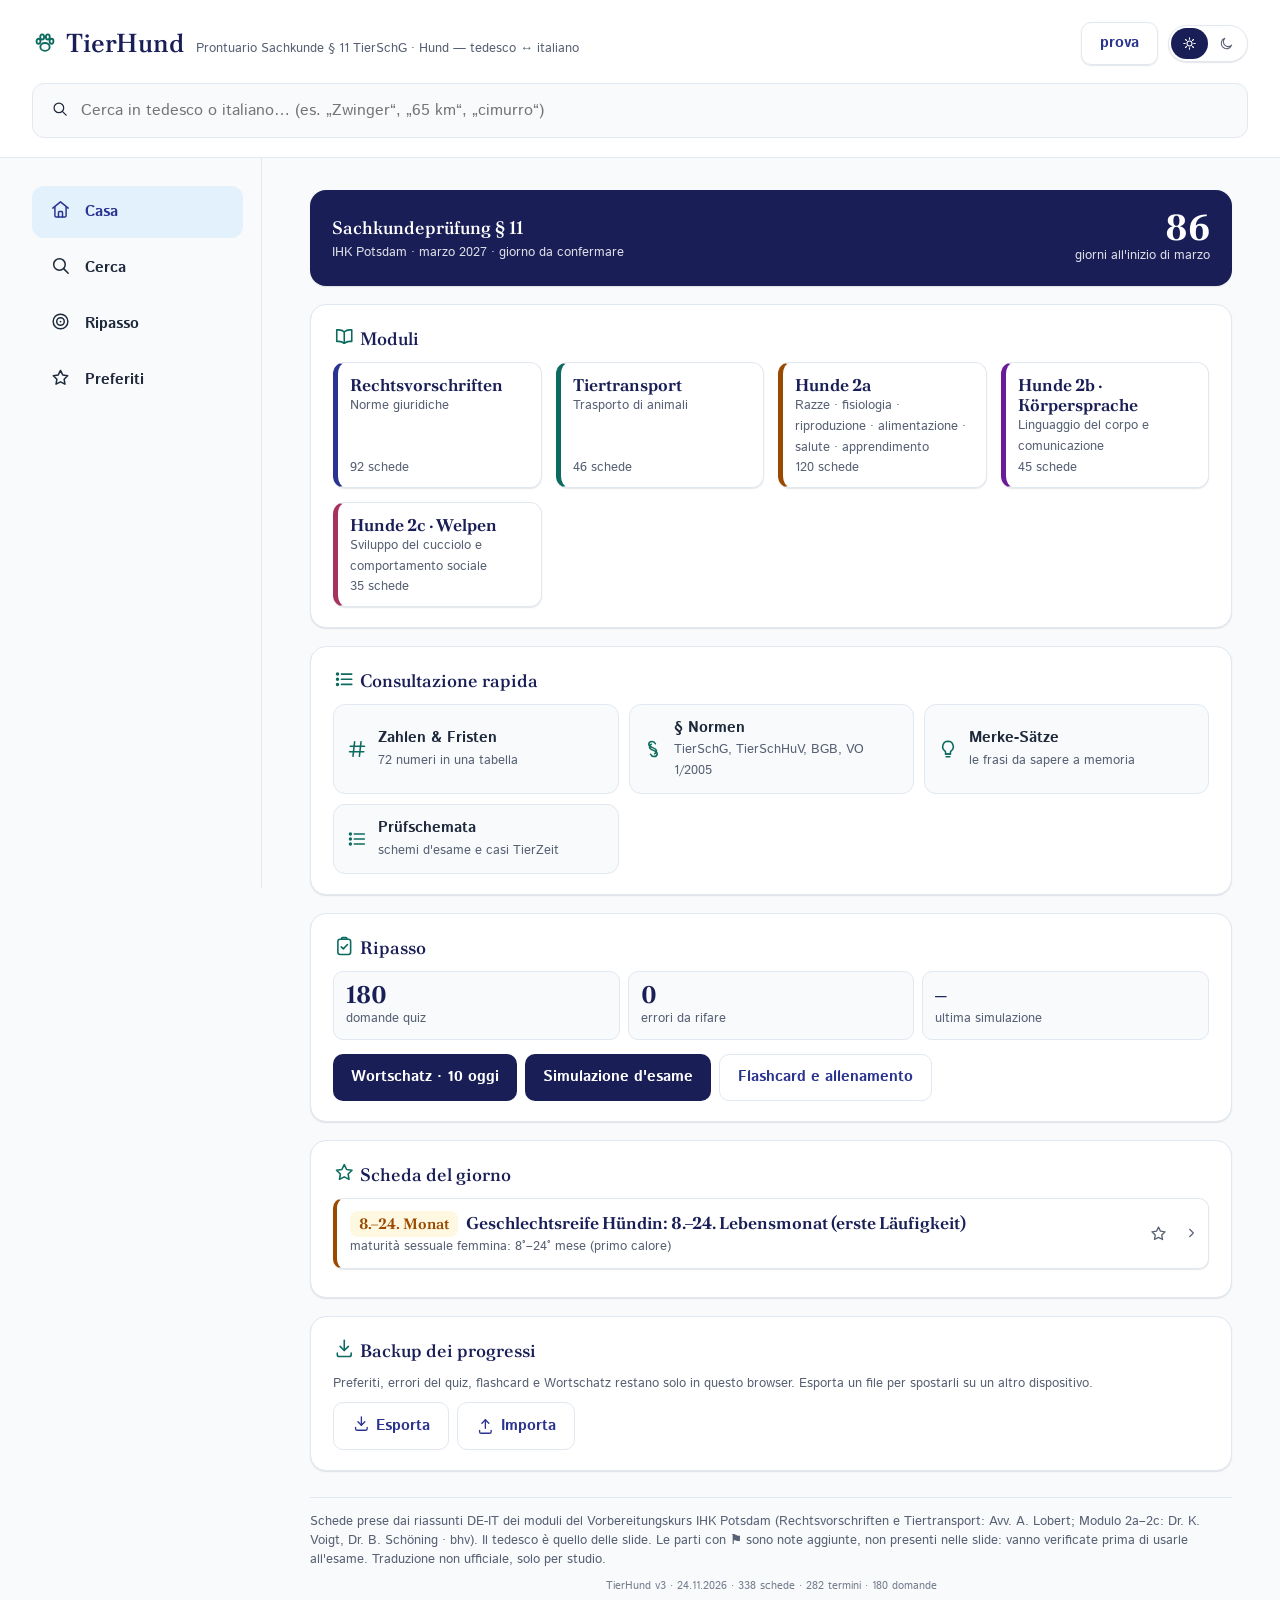
<file: index.html>
<!DOCTYPE html>
<html lang="it">
<head>
<meta charset="UTF-8">
<meta name="viewport" content="width=device-width, initial-scale=1, viewport-fit=cover">
<meta name="apple-mobile-web-app-capable" content="yes">
<meta name="mobile-web-app-capable" content="yes">
<meta name="apple-mobile-web-app-status-bar-style" content="black-translucent">
<meta name="apple-mobile-web-app-title" content="TierHund">
<meta name="theme-color" content="#191f56">
<title>TierHund — Prontuario Sachkunde § 11 TierSchG · Hund</title>
<meta name="description" content="Prontuario tedesco ↔ italiano per la Sachkundeprüfung § 11 TierSchG (cani): norme, numeri, concetti, quiz e simulazione d'esame.">
<link rel="icon" href="icon.svg" type="image/svg+xml">
<link rel="manifest" href="manifest.webmanifest">
<link rel="stylesheet" href="fonts.css">
<link rel="stylesheet" href="style.css">
<script>try{var t=localStorage.getItem("tierhund_theme");if(t)document.documentElement.dataset.theme=t;}catch(e){}</script>
</head>
<body>
<div class="wrap">

  <header class="top">
    <div class="header-row">
      <div>
        <h1><span id="logo"></span>TierHund</h1>
        <p class="sub">Prontuario Sachkunde § 11 TierSchG · Hund — tedesco ↔ italiano</p>
      </div>
      <div class="toggles">
        <a class="btn ghost prova-btn" href="esercizi/Quiz_Sachkunde.html">prova</a>
        <button type="button" id="themeToggle" class="theme-toggle" aria-label="Tema chiaro / scuro">
          <span class="opt" data-theme="light" data-icon="sun"></span><span class="opt" data-theme="dark" data-icon="moon"></span>
        </button>
      </div>
    </div>
  </header>

  <div class="searchbar" id="searchbar">
    <span data-icon="search"></span>
    <div class="search-input-wrap">
      <input type="text" id="search" placeholder="Cerca in tedesco o italiano… (es. „Zwinger“, „65 km“, „cimurro“)"
        role="combobox" aria-autocomplete="list" aria-expanded="false" aria-controls="suggestList" autocomplete="off" spellcheck="false">
      <button type="button" id="clearBtn" class="clear-btn" aria-label="Cancella ricerca" hidden data-icon="close"></button>
      <div id="suggestList" class="suggest-list" role="listbox" hidden></div>
    </div>
    <span class="count" id="count"></span>
  </div>

  <main id="main" class="main">
    <section id="v-home" class="home"></section>

    <section id="v-cerca" class="hidden">
      <div class="filters" id="modFilters" aria-label="Filtra per modulo"></div>
      <div class="filters" id="typeFilters" aria-label="Filtra per tipo"></div>
      <div id="results"></div>
    </section>

    <section id="v-ripasso" class="hidden"></section>

    <section id="v-preferiti" class="hidden"></section>

    <footer class="note2">
      Schede prese dai riassunti DE-IT dei moduli del Vorbereitungskurs IHK Potsdam (Rechtsvorschriften e Tiertransport: Avv. A. Lobert;
      Modulo 2a–2c: Dr. K. Voigt, Dr. B. Schöning · bhv). Il tedesco è quello delle slide. Le parti con <b>⚑</b> sono note aggiunte, non presenti nelle slide:
      vanno verificate prima di usarle all'esame. Traduzione non ufficiale, solo per studio.
    </footer>
    <div class="app-version" id="appVersion"></div>
  </main>
</div>

<button type="button" id="backTop" class="back-top" aria-label="Torna su" hidden data-icon="arrowUp"></button>

<nav class="tabbar" role="tablist" aria-label="Navigazione principale">
  <button type="button" class="tab active" data-tab="home" role="tab"><span data-icon="home"></span><span>Casa</span></button>
  <button type="button" class="tab" data-tab="cerca" role="tab"><span data-icon="search"></span><span>Cerca</span></button>
  <button type="button" class="tab" data-tab="ripasso" role="tab"><span data-icon="target"></span><span>Ripasso</span></button>
  <button type="button" class="tab" data-tab="preferiti" role="tab"><span data-icon="star"></span><span>Preferiti</span></button>
</nav>

<div id="overlay" class="overlay" role="dialog" aria-modal="true" aria-labelledby="sheetTitle">
  <div class="sheet">
    <div class="sheet-head">
      <h2 id="sheetTitle"></h2>
      <span id="sheetExtra"></span>
      <button type="button" id="sheetClose" class="sheet-close" aria-label="Chiudi" data-icon="close"></button>
    </div>
    <div class="sheet-body" id="sheetBody"></div>
  </div>
</div>

<!-- Dati (il contenuto): per correggere una scheda si tocca solo dati/ -->
<script src="dati/recht.js"></script>
<script src="dati/transport.js"></script>
<script src="dati/hunde2a.js"></script>
<script src="dati/hunde2bc.js"></script>
<script src="dati/quiz.js"></script>
<script src="dati/wortschatz.js"></script>
<!-- Logica -->
<script src="js/app.js"></script>
<script src="js/ripasso.js"></script>
<script src="js/wortschatz.js"></script>
</body>
</html>
</file>
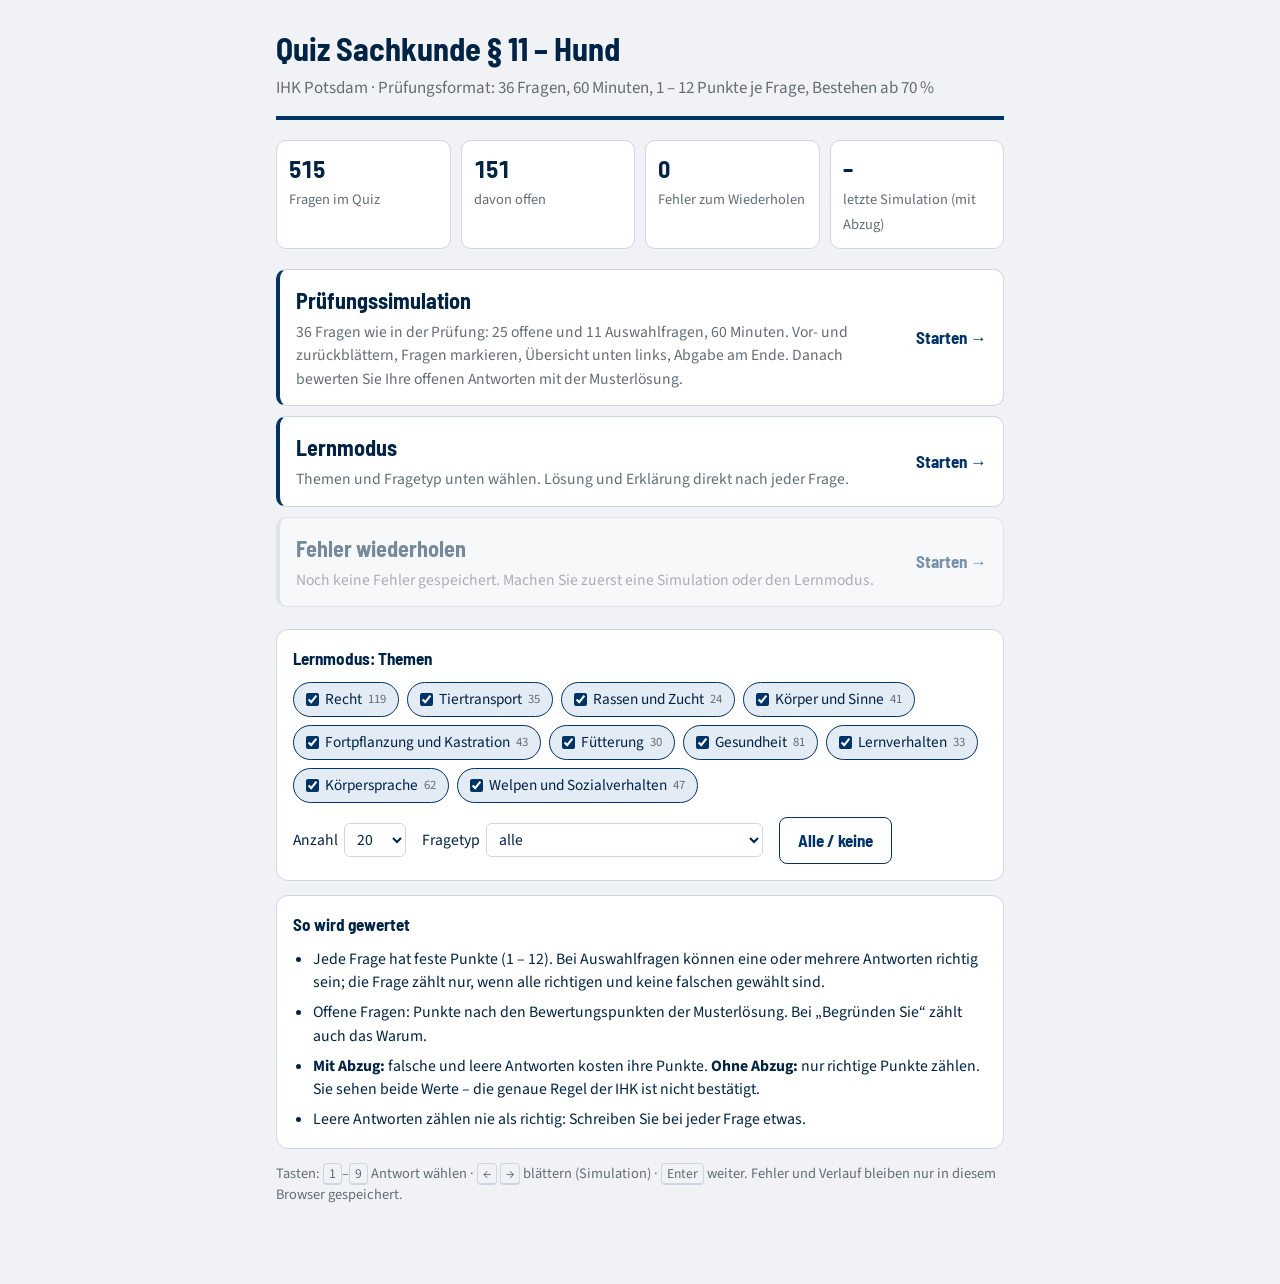
<file: esercizi/Quiz_Sachkunde.html>
<!DOCTYPE html>
<html lang="de">
<head>
<meta charset="utf-8">
<meta name="viewport" content="width=device-width, initial-scale=1">
<title>Quiz Sachkunde § 11 Hund</title>
<link rel="preconnect" href="https://fonts.googleapis.com">
<link rel="preconnect" href="https://fonts.gstatic.com" crossorigin>
<link href="https://fonts.googleapis.com/css2?family=Barlow+Semi+Condensed:wght@400;700&family=Source+Sans+3:wght@400;600&display=swap" rel="stylesheet">
<style>
/* Layout: one centred working column (max 760px); start screen = modes + topic filter, quiz = one question per card, results = summary then review list. */
/* Farben: Palette der IHK-Website (ihk.de, auch IHK Potsdam) – Primär #003366 „Ocean“, Abstufungen, Sekundär-Blau, Grün, Fehler/Warnung.
   Schriften wie im IHK-Webdesign: Korb (Überschriften) und Source Sans Pro (Text). Korb ist kostenpflichtig → Ersatz: Barlow Semi Condensed. */
:root{
  --bg:#f0f2f5;
  --surface:#ffffff;
  --ink:#002346;
  --muted:#636d76;
  --line:#ccd7e6;
  --accent:#003366;
  --accent-soft:#e3ebf5;
  --accent2:#077eaf;
  --good:#247929; --good-soft:#e4f1e4;
  --bad:#aa2229; --bad-soft:#f7d9da;
  --warn:#9e6c25; --warn-soft:#fff4cc; --warn-fill:#fdc600;
  --display:"Korb", "Barlow Semi Condensed", "Arial Narrow", Arial, sans-serif;
  --body:"Source Sans Pro", "Source Sans 3", "Segoe UI", Arial, sans-serif;
  color-scheme: light;
}
@media (prefers-color-scheme: dark){
  :root:not([data-theme="light"]){
    --bg:#0c1825; --surface:#132538; --ink:#e6edf5; --muted:#9fb0c2; --line:#2a4060;
    --accent:#9dbde0; --accent-soft:#1d3653; --accent2:#5fb7de;
    --good:#7fd08a; --good-soft:#17321c; --bad:#f2939a; --bad-soft:#3d1a1d; --warn:#fdc600; --warn-soft:#3a3010; --warn-fill:#fdc600;
    color-scheme: dark;
  }
}
:root[data-theme="dark"]{
  --bg:#0c1825; --surface:#132538; --ink:#e6edf5; --muted:#9fb0c2; --line:#2a4060;
  --accent:#9dbde0; --accent-soft:#1d3653; --accent2:#5fb7de;
  --good:#7fd08a; --good-soft:#17321c; --bad:#f2939a; --bad-soft:#3d1a1d; --warn:#fdc600; --warn-soft:#3a3010; --warn-fill:#fdc600;
  color-scheme: dark;
}
*{box-sizing:border-box}
html,body{margin:0;background:var(--bg);color:var(--ink);font-family:var(--body);font-size:17px;line-height:1.5}
.wrap{max-width:760px;margin:0 auto;padding:24px 16px 64px}
h1,h2,h3{font-family:var(--display);text-wrap:balance;margin:0}
h1{font-size:1.9rem;font-weight:700;letter-spacing:0}
h2{font-size:1.3rem;font-weight:700}
.sub{color:var(--muted);margin-top:4px}
header{border-bottom:4px solid var(--accent);padding-bottom:14px;display:flex;justify-content:space-between;align-items:flex-end;gap:16px;flex-wrap:wrap;margin-bottom:20px}
.countdown{font-family:var(--display);font-weight:700;color:var(--accent);background:var(--accent-soft);border-radius:8px;padding:6px 12px;font-variant-numeric:tabular-nums}
.stats{display:grid;grid-template-columns:repeat(3,1fr);gap:10px;margin-bottom:20px}
.stat{background:var(--surface);border:1px solid var(--line);border-radius:10px;padding:10px 12px}
.stat b{display:block;font-family:var(--display);font-size:1.4rem;font-variant-numeric:tabular-nums}
.stat span{color:var(--muted);font-size:.85rem}
.modes{display:grid;gap:10px;margin-bottom:22px}
.mode{display:grid;grid-template-columns:1fr auto;gap:4px 16px;align-items:center;text-align:left;background:var(--surface);border:1px solid var(--line);border-left:4px solid var(--accent);border-radius:10px;padding:14px 16px;cursor:pointer;color:var(--ink);font:inherit}
.mode:hover{border-color:var(--accent)}
.mode:focus-visible,button:focus-visible,textarea:focus-visible,.chip:focus-within{outline:3px solid var(--accent);outline-offset:2px}
.mode h2{grid-column:1}
.mode p{grid-column:1;margin:0;color:var(--muted);font-size:.92rem}
.mode .go{grid-column:2;grid-row:1/3;font-family:var(--display);font-weight:700;color:var(--accent)}
.mode[disabled]{opacity:.5;cursor:not-allowed;border-left-color:var(--line)}
.panel{background:var(--surface);border:1px solid var(--line);border-radius:12px;padding:16px}
.panel h3{font-size:1rem;margin-bottom:10px}
.chips{display:flex;flex-wrap:wrap;gap:8px}
.chip{display:inline-flex;align-items:center;gap:6px;border:1px solid var(--line);border-radius:999px;padding:5px 12px;cursor:pointer;font-size:.9rem;user-select:none;background:var(--bg)}
.chip input{accent-color:var(--accent);margin:0}
.chip.on{background:var(--accent-soft);border-color:var(--accent)}
.chip small{color:var(--muted);font-variant-numeric:tabular-nums}
.row{display:flex;flex-wrap:wrap;gap:16px;align-items:center;margin-top:14px}
.row label{display:inline-flex;gap:6px;align-items:center;font-size:.92rem}
select{font:inherit;padding:4px 8px;border-radius:6px;border:1px solid var(--line);background:var(--surface);color:var(--ink)}
.btn{font:inherit;font-family:var(--display);font-weight:700;border-radius:8px;padding:10px 18px;border:1px solid var(--accent);background:var(--accent);color:var(--surface);cursor:pointer}
.btn.ghost{background:transparent;color:var(--accent)}
.btn[disabled]{opacity:.45;cursor:not-allowed}
.top{display:flex;justify-content:space-between;align-items:center;gap:12px;margin-bottom:10px;font-size:.9rem;color:var(--muted)}
.bar{height:6px;background:var(--line);border-radius:3px;overflow:hidden;margin-bottom:16px}
.bar i{display:block;height:100%;background:var(--accent);transition:width .25s}
.timer{font-family:var(--display);font-weight:700;font-variant-numeric:tabular-nums;color:var(--ink)}
.timer.low{color:var(--bad)}
.card{background:var(--surface);border:1px solid var(--line);border-radius:12px;padding:20px}
.tag{display:inline-block;border-left:3px solid var(--accent2);font-size:.78rem;font-weight:600;letter-spacing:.02em;color:var(--accent);background:var(--accent-soft);border-radius:4px;padding:2px 8px;margin-bottom:10px}
.q{font-size:1.12rem;font-weight:600;margin:0 0 6px}
.hint{color:var(--warn);font-size:.88rem;margin-bottom:10px;font-weight:600}
.opts{display:grid;gap:8px;margin:14px 0}
.opt{display:flex;gap:12px;align-items:flex-start;text-align:left;width:100%;font:inherit;color:var(--ink);background:var(--bg);border:1px solid var(--line);border-radius:8px;padding:10px 12px;cursor:pointer}
.opt .k{flex:none;width:1.6em;height:1.6em;border-radius:50%;border:1.5px solid var(--muted);display:grid;place-items:center;font-size:.8rem;font-weight:600;color:var(--muted)}
.opt.multi .k{border-radius:4px}
.opt.sel{border-color:var(--accent);background:var(--accent-soft)}
.opt.sel .k{background:var(--accent);border-color:var(--accent);color:var(--surface)}
.opt.right{border-color:var(--good);background:var(--good-soft)}
.opt.right .k{background:var(--good);border-color:var(--good);color:var(--surface)}
.opt.wrong{border-color:var(--bad);background:var(--bad-soft)}
.opt.wrong .k{background:var(--bad);border-color:var(--bad);color:var(--surface)}
.opt[disabled]{cursor:default}
textarea{width:100%;min-height:130px;font:inherit;padding:10px 12px;border:1px solid var(--line);border-radius:8px;background:var(--bg);color:var(--ink);resize:vertical}
.fb{border-radius:8px;padding:12px 14px;margin-top:4px}
.fb.ok{background:var(--good-soft);border-left:4px solid var(--good)}
.fb.no{background:var(--bad-soft);border-left:4px solid var(--bad)}
.fb.part{background:var(--warn-soft);border-left:4px solid var(--warn)}
.fb b.v{font-family:var(--display)}
.model{background:var(--accent-soft);border-radius:8px;padding:12px 14px;margin-top:12px}
.model h4{margin:0 0 6px;font-family:var(--display);font-size:.9rem;color:var(--accent)}
.checks{display:grid;gap:6px;margin-top:10px}
.checks label{display:flex;gap:8px;align-items:flex-start;font-size:.95rem;cursor:pointer}
.checks input{accent-color:var(--accent);margin-top:4px}
.actions{display:flex;justify-content:space-between;gap:10px;margin-top:16px;flex-wrap:wrap}
.score{display:flex;align-items:baseline;gap:14px;flex-wrap:wrap}
.score b{font-family:var(--display);font-size:3rem;line-height:1;font-variant-numeric:tabular-nums}
.cats{display:grid;gap:8px;margin:16px 0}
.cat{display:grid;grid-template-columns:minmax(120px,190px) 1fr 3.5em;gap:10px;align-items:center;font-size:.9rem}
.cat .track{height:10px;background:var(--line);border-radius:5px;overflow:hidden}
.cat .track i{display:block;height:100%}
.cat em{font-style:normal;text-align:right;font-variant-numeric:tabular-nums;color:var(--muted)}
.review{display:grid;gap:10px;margin-top:12px}
.rv{background:var(--surface);border:1px solid var(--line);border-left:4px solid var(--bad);border-radius:8px;padding:12px 14px;font-size:.95rem}
.rv.part{border-left-color:var(--warn)}
.rv p{margin:4px 0}
.rv .lbl{color:var(--muted);font-size:.82rem}
.small{font-size:.85rem;color:var(--muted)}
.hidden{display:none !important}
kbd{font-family:inherit;font-size:.8rem;border:1px solid var(--line);border-bottom-width:2px;border-radius:4px;padding:0 5px}
@media (max-width:520px){.stats{grid-template-columns:1fr 1fr 1fr}.stat b{font-size:1.15rem}.cat{grid-template-columns:110px 1fr 3em}}
@media (prefers-reduced-motion:reduce){.bar i{transition:none}}
/* Ergänzung 23.11.2026: Simulation im Prüfungsformat */
.stats{grid-template-columns:repeat(4,1fr)}
.rules ul{margin:0;padding-left:20px;display:grid;gap:6px;font-size:.93rem}
.panel+.panel{margin-top:14px}
.qhead{display:flex;justify-content:space-between;align-items:center;gap:10px;flex-wrap:wrap}
.flagmark{color:var(--warn);font-weight:600;font-size:.85rem}
.navrow{display:flex;justify-content:space-between;gap:10px;margin-top:14px;flex-wrap:wrap}
.navrow.end{justify-content:flex-end;margin-bottom:70px}
.flagbtn.on{background:var(--warn-soft);border-color:var(--warn);color:var(--warn)}
.ovbtn{position:fixed;left:16px;bottom:16px;z-index:20;font:inherit;font-family:var(--display);font-weight:700;background:var(--ink);color:var(--bg);border:0;border-radius:10px;padding:10px 16px;cursor:pointer;box-shadow:0 4px 14px rgba(0,0,0,.18)}
.ovbtn small{font-family:var(--body);font-weight:400;opacity:.8;margin-left:6px}
.modal{position:fixed;inset:0;z-index:30;background:rgba(10,15,12,.55);display:flex;align-items:flex-end;justify-content:center;padding:16px}
.sheet{background:var(--surface);border-radius:14px;padding:18px;width:100%;max-width:760px;max-height:85vh;overflow:auto}
.small-sheet{max-width:460px;align-self:center}
.sheethead{display:flex;justify-content:space-between;align-items:center;margin-bottom:12px}
.tabs{display:flex;flex-wrap:wrap;gap:6px;margin-bottom:10px}
.tab{font:inherit;font-size:.9rem;border:1px solid var(--line);background:var(--bg);color:var(--ink);border-radius:999px;padding:5px 12px;cursor:pointer}
.tab.on{background:var(--accent);border-color:var(--accent);color:var(--surface)}
.tab small{opacity:.75;margin-left:3px}
.legend{display:flex;gap:8px;align-items:center;flex-wrap:wrap;margin-bottom:10px}
.lg{display:inline-grid;place-items:center;width:18px;height:18px;border-radius:4px;border:1.5px solid var(--line);background:var(--bg);font-size:.7rem;color:var(--warn)}
.lg.done{background:var(--accent-soft);border-color:var(--accent)}
.grid{display:grid;grid-template-columns:repeat(auto-fill,minmax(92px,1fr));gap:8px}
.cell{position:relative;font:inherit;text-align:left;border:1.5px solid var(--line);background:var(--bg);color:var(--ink);border-radius:8px;padding:8px 10px;cursor:pointer;display:grid;gap:2px}
.cell b{font-family:var(--display);font-size:1.05rem}
.cell small{color:var(--muted);font-size:.72rem}
.cell.done{background:var(--accent-soft);border-color:var(--accent)}
.cell.flag{border-color:var(--warn)}
.cell.cur{outline:3px solid var(--ink);outline-offset:1px}
.cell i{position:absolute;top:6px;right:8px;font-style:normal;color:var(--warn);font-weight:700}
.gitem{background:var(--surface);border:1px solid var(--line);border-radius:12px;padding:16px;margin-top:14px}
.gp{font-family:var(--display);font-weight:700;font-variant-numeric:tabular-nums}
.lbl{color:var(--muted);font-size:.82rem;margin:10px 0 4px}
.yours{white-space:pre-wrap;background:var(--bg);border:1px solid var(--line);border-radius:8px;padding:10px 12px}
.sboxes{display:grid;grid-template-columns:1fr 1fr;gap:12px;margin-top:14px}
.sbox{border-radius:10px;padding:14px;display:grid;gap:4px;border:1px solid var(--line)}
.sbox.ok{background:var(--good-soft);border-color:var(--good)}
.sbox.no{background:var(--bad-soft);border-color:var(--bad)}
.sbox b{font-family:var(--display);font-size:2.4rem;line-height:1.05;font-variant-numeric:tabular-nums}
.sbox.ok strong{color:var(--good)} .sbox.no strong{color:var(--bad)}
.sbox .lbl{margin:0;font-weight:600;color:var(--ink)}
@media (max-width:520px){.stats{grid-template-columns:1fr 1fr}.sboxes{grid-template-columns:1fr}}
</style>
</head>
<body>
<div class="wrap">
<header>
  <div>
    <h1>Quiz Sachkunde § 11 – Hund</h1>
    <div class="sub">IHK Potsdam · Prüfungsformat: 36 Fragen, 60 Minuten, 1 – 12 Punkte je Frage, Bestehen ab 70 %</div>
  </div>
</header>

<!-- START -->
<section id="v-start">
  <div class="stats">
    <div class="stat"><b id="s-total">0</b><span>Fragen im Quiz</span></div>
    <div class="stat"><b id="s-open">0</b><span>davon offen</span></div>
    <div class="stat"><b id="s-wrong">0</b><span>Fehler zum Wiederholen</span></div>
    <div class="stat"><b id="s-last">–</b><span>letzte Simulation (mit Abzug)</span></div>
  </div>

  <div class="modes">
    <button class="mode" id="m-sim" type="button">
      <h2>Prüfungssimulation</h2>
      <p>36 Fragen wie in der Prüfung: 25 offene und 11 Auswahlfragen, 60 Minuten. Vor- und zurückblättern, Fragen markieren, Übersicht unten links, Abgabe am Ende. Danach bewerten Sie Ihre offenen Antworten mit der Musterlösung.</p>
      <span class="go">Starten →</span>
    </button>
    <button class="mode" id="m-train" type="button">
      <h2>Lernmodus</h2>
      <p>Themen und Fragetyp unten wählen. Lösung und Erklärung direkt nach jeder Frage.</p>
      <span class="go">Starten →</span>
    </button>
    <button class="mode" id="m-err" type="button">
      <h2>Fehler wiederholen</h2>
      <p id="m-err-p"></p>
      <span class="go">Starten →</span>
    </button>
  </div>

  <div class="panel">
    <h3>Lernmodus: Themen</h3>
    <div class="chips" id="chips"></div>
    <div class="row">
      <label for="n-sel">Anzahl
        <select id="n-sel"><option value="10">10</option><option value="20" selected>20</option><option value="40">40</option><option value="0">alle</option></select>
      </label>
      <label for="type-sel">Fragetyp
        <select id="type-sel"><option value="all">alle</option><option value="open">nur offene</option><option value="enum">nur Aufzählungen („Nennen Sie …“)</option><option value="mc">nur Auswahl</option></select>
      </label>
      <button class="btn ghost" type="button" id="all-btn">Alle / keine</button>
    </div>
  </div>

  <div class="panel rules">
    <h3>So wird gewertet</h3>
    <ul>
      <li>Jede Frage hat feste Punkte (1 – 12). Bei Auswahlfragen können eine oder mehrere Antworten richtig sein; die Frage zählt nur, wenn alle richtigen und keine falschen gewählt sind.</li>
      <li>Offene Fragen: Punkte nach den Bewertungspunkten der Musterlösung. Bei „Begründen Sie“ zählt auch das Warum.</li>
      <li><b>Mit Abzug:</b> falsche und leere Antworten kosten ihre Punkte. <b>Ohne Abzug:</b> nur richtige Punkte zählen. Sie sehen beide Werte – die genaue Regel der IHK ist nicht bestätigt.</li>
      <li>Leere Antworten zählen nie als richtig: Schreiben Sie bei jeder Frage etwas.</li>
    </ul>
  </div>
  <p class="small" style="margin-top:14px">Tasten: <kbd>1</kbd>–<kbd>9</kbd> Antwort wählen · <kbd>←</kbd> <kbd>→</kbd> blättern (Simulation) · <kbd>Enter</kbd> weiter. Fehler und Verlauf bleiben nur in diesem Browser gespeichert.</p>
</section>

<!-- SIMULATION -->
<section id="v-exam" class="hidden">
  <div class="top">
    <span id="e-count"></span>
    <span class="timer" id="e-timer"></span>
    <button class="btn ghost" type="button" id="e-quit">Abbrechen</button>
  </div>
  <div class="bar"><i id="e-bar" style="width:0"></i></div>
  <div class="small" style="margin:-8px 0 12px">Gesamt: <span id="e-total"></span> Punkte</div>
  <div class="card" id="e-card"></div>
  <div class="navrow">
    <button class="btn ghost" type="button" id="e-prev">← Zurück</button>
    <button class="btn ghost flagbtn" type="button" id="e-flag">⚑ Markieren</button>
    <button class="btn" type="button" id="e-next">Weiter →</button>
  </div>
  <div class="navrow end"><button class="btn ghost" type="button" id="e-submit">Prüfung abgeben</button></div>
</section>

<!-- KORREKTUR -->
<section id="v-grade" class="hidden">
  <h2>Korrektur der offenen Fragen</h2>
  <p class="sub" id="g-intro"></p>
  <div id="g-list"></div>
  <div class="actions"><span></span><button class="btn" type="button" id="g-done">Auswertung anzeigen</button></div>
</section>

<!-- LERNMODUS -->
<section id="v-quiz" class="hidden">
  <div class="top">
    <span id="q-count"></span>
    <button class="btn ghost" type="button" id="quit">Beenden</button>
  </div>
  <div class="bar"><i id="q-bar" style="width:0"></i></div>
  <div class="card" id="q-card"></div>
</section>

<!-- ERGEBNIS -->
<section id="v-result" class="hidden">
  <div class="card">
    <h2 id="r-title"></h2>
    <div class="sub" id="r-sub"></div>
    <div class="sboxes" id="r-boxes"></div>
    <h3 style="margin-top:18px">Punkte nach Thema (ohne Abzug)</h3>
    <div class="cats" id="r-cats"></div>
    <div class="actions">
      <button class="btn" type="button" id="r-again">Diese Fehler wiederholen</button>
      <button class="btn ghost" type="button" id="r-home">Zur Startseite</button>
    </div>
  </div>
  <h2 style="margin-top:24px" id="r-rev-h">Nicht voll richtig</h2>
  <div class="review" id="r-review"></div>
</section>
</div>

<!-- Übersicht-Button (unten links, nur in der Simulation) -->
<button type="button" class="ovbtn hidden" id="ov-btn">☰ Übersicht</button>

<!-- Übersicht -->
<div class="modal hidden" id="ov" role="dialog" aria-modal="true" aria-labelledby="ov-h">
  <div class="sheet">
    <div class="sheethead"><h2 id="ov-h">Übersicht</h2><button type="button" class="btn ghost" id="ov-close">Schließen</button></div>
    <div class="tabs" id="ov-tabs"></div>
    <div class="legend small"><span class="lg done"></span> beantwortet <span class="lg"></span> unbeantwortet <span class="lg flag">⚑</span> markiert</div>
    <div class="grid" id="ov-grid"></div>
    <div class="actions"><span></span><button type="button" class="btn" id="ov-submit">Prüfung abgeben</button></div>
  </div>
</div>

<!-- Bestätigung -->
<div class="modal hidden" id="cf" role="alertdialog" aria-modal="true" aria-labelledby="cf-title">
  <div class="sheet small-sheet">
    <h2 id="cf-title"></h2>
    <p id="cf-text"></p>
    <div class="actions"><button type="button" class="btn ghost" id="cf-cancel">Zurück</button><button type="button" class="btn" id="cf-ok"></button></div>
  </div>
</div>

<script>
// Fragenkatalog – Quellen: Kursfolien Rechtsvorschriften, Tiertransport, Modul 2a, 2b, 2c. ⚑ = Gesetzestext, nicht in den Folien. Ergänzt am 22.11.2026 (+216 Fragen) und 23.11.2026 (+95 Fragen: Tiertransport, offene Fragen).
// t: "mc" (eine richtige Antwort), "multi" (mehrere richtig), "open" (offene Frage, Selbstbewertung); p = Punkte, need = Bewertungspunkte für volle Punktzahl
const CATS = {
  recht: "Recht",
  transport: "Tiertransport",
  rassen: "Rassen und Zucht",
  koerper: "Körper und Sinne",
  fort: "Fortpflanzung und Kastration",
  futter: "Fütterung",
  gesund: "Gesundheit",
  lernen: "Lernverhalten",
  sprache: "Körpersprache",
  welpen: "Welpen und Sozialverhalten"
};

const Q = [
// ---------------- RECHT ----------------
{c:"recht",t:"mc",q:"Was ist entscheidend dafür, ob eine Erlaubnis nach § 11 TierSchG nötig ist?",
 o:["Die tatsächlich ausgeübte Tätigkeit","Die Berufsbezeichnung","Der Name des Betriebs","Die Zahl der Mitarbeitenden"],a:[0],
 e:"Nicht der Berufsname entscheidet, sondern was tatsächlich mit welchen Tieren geschieht."},
{c:"recht",t:"mc",q:"Der Tierschutz in Art. 20a Grundgesetz ist …",
 o:["ein Staatsziel","ein Grundrecht","eine Ordnungswidrigkeit","eine Verordnung"],a:[0],
 e:"Art. 20a GG verpflichtet den Staat, die Tiere zu schützen: Staatsziel."},
{c:"recht",t:"mc",q:"Was ist der Unterschied zwischen Grundrecht und Staatsziel?",
 o:["Ein Grundrecht berechtigt den Einzelnen, ein Staatsziel verpflichtet den Staat","Ein Staatsziel berechtigt den Einzelnen, ein Grundrecht verpflichtet den Staat","Beide gelten nur im jeweiligen Bundesland","Es gibt keinen Unterschied"],a:[0],
 e:"MERKE: Ein Grundrecht berechtigt den Einzelnen (z. B. Art. 12 GG Berufsfreiheit). Ein Staatsziel verpflichtet den Staat."},
{c:"recht",t:"mc",q:"Mara hat den Antrag auf Erlaubnis gestellt und die IHK-Teilnahmebescheinigung. Wann darf sie die Tierpension eröffnen?",
 o:["Erst nach Erteilung der schriftlichen Erlaubnis","Sofort nach dem Antrag","Mit der Teilnahmebescheinigung","Mit einem Hundeführerschein"],a:[0],
 e:"Antrag, Teilnahmebescheinigung und Hundeführerschein ersetzen die Erlaubnis nicht (§ 11 Abs. 5)."},
{c:"recht",t:"mc",q:"Welche Nummer des § 11 Abs. 1 betrifft das gewerbsmäßige Ausbilden von Hunden für Dritte?",
 o:["Nr. 8f","Nr. 8a","Nr. 3","Nr. 5"],a:[0],
 e:"Nr. 8f: für Dritte Hunde ausbilden oder die Ausbildung durch den Tierhalter anleiten. 8a = züchten oder halten, 3 = Tierheim, 5 = Einfuhr/Vermittlung."},
{c:"recht",t:"mc",q:"Ein Verein holt Hunde aus dem Ausland und gibt sie gegen eine Schutzgebühr ab. Welche Erlaubnis ist zu prüfen?",
 o:["§ 11 Abs. 1 Nr. 5","§ 11 Abs. 1 Nr. 8f","§ 11 Abs. 1 Nr. 8c","Keine, weil es ein Verein ist"],a:[0],
 e:"Nr. 5: Wirbeltiere zur Abgabe gegen Entgelt oder sonstige Gegenleistung einführen oder vermitteln. Auch eine Schutzgebühr ist eine Gegenleistung."},
{c:"recht",t:"mc",q:"Welche Nummer betrifft das Halten von Tieren in einem Tierheim?",
 o:["Nr. 3","Nr. 4","Nr. 7","Nr. 8b"],a:[0],e:"§ 11 Abs. 1 Nr. 3: Tiere in einem Tierheim oder in einer ähnlichen Einrichtung halten."},
{c:"recht",t:"multi",q:"Welche Voraussetzungen gehören zur Erlaubnis nach § 11? (mehrere richtig)",
 o:["Sachkunde der verantwortlichen Person","Persönliche Zuverlässigkeit","Geeignete Räume und Einrichtungen","Ein Hundeführerschein","Ein Meisterbrief"],a:[0,1,2],
 e:"Konkreter Antrag, Sachkunde, Zuverlässigkeit, geeignete Räume und Einrichtungen, tragfähige Betriebsorganisation."},
{c:"recht",t:"multi",q:"Was muss die Erlaubnis nach § 11 erfassen? (mehrere richtig)",
 o:["Tierarten","Tätigkeiten / Leistungen","Standort","Verantwortliche Person","Hundesteuer"],a:[0,1,2,3],
 e:"Die Erlaubnis gilt nur für das, was drinsteht: Leistungen, Tierarten, Standort, verantwortliche Personen."},
{c:"recht",t:"mc",q:"Für welche Tätigkeiten ist „Gewerbsmäßigkeit“ eine Voraussetzung der Erlaubnispflicht?",
 o:["Nur für die Tätigkeiten nach Nr. 8","Für alle Nummern des § 11","Nur für Tierheime","Nur für Tierbörsen"],a:[0],
 e:"Schritt 3 des Prüfschemas stellt sich nur bei Nr. 8 (z. B. 8a, 8b, 8f)."},
{c:"recht",t:"mc",q:"Was sagt § 1 Satz 2 TierSchG?",
 o:["Niemand darf einem Tier ohne vernünftigen Grund Schmerzen, Leiden oder Schäden zufügen.","Jeder Hund braucht eine Erlaubnis.","Tiere sind Sachen.","Hunde müssen geimpft sein."],a:[0],
 e:"§ 1: Schutz von Leben und Wohlbefinden des Tieres als Mitgeschöpf."},
{c:"recht",t:"mc",q:"Für wen gelten die Pflichten aus § 2 TierSchG?",
 o:["Für jeden, der ein Tier hält, betreut oder zu betreuen hat","Nur für den Eigentümer","Nur für gewerbliche Betriebe","Nur für Züchter"],a:[0],
 e:"„Betreuen“ umfasst auch die vorübergehende Betreuung, also auch Dogsitter."},
{c:"recht",t:"mc",q:"Ein Trainer trainiert weiter, obwohl der Hund stark hechelt, langsamer wird und sich immer wieder hinlegt. Gegen welche Vorschrift verstößt er vor allem?",
 o:["§ 3 Nr. 1 TierSchG (Überforderung)","§ 11b TierSchG (Qualzucht)","§ 90a BGB","§ 7 TierSchHuV"],a:[0],
 e:"§ 3 Nr. 1: Leistungen abverlangen, denen das Tier offensichtlich nicht gewachsen ist. Zusätzlich Nr. 5 prüfen. Training abbrechen oder anpassen."},
{c:"recht",t:"mc",q:"Was verbietet § 3 Nr. 5 TierSchG?",
 o:["Ein Tier mit erheblichen Schmerzen, Leiden oder Schäden auszubilden oder zu trainieren","Ein Tier auszusetzen","Mit Tieren zu handeln","Hunde in Zwingern zu halten"],a:[0],
 e:"Nr. 5 = schädigendes Training. Nr. 3 = Aussetzen. Nr. 11 = Geräte mit direkter Stromeinwirkung."},
{c:"recht",t:"mc",q:"Was bedeutet „Leiden“ im Sinne des Tierschutzgesetzes?",
 o:["Eine weitergehende Beeinträchtigung des Wohlbefindens","Eine unangenehme körperliche Empfindung","Eine nachteilige Veränderung körperlicher Funktionen","Eine Krankheit, die der Tierarzt feststellt"],a:[0],
 e:"Schmerz = unangenehme körperliche Empfindung. Leiden = weitergehende Beeinträchtigung des Wohlbefindens. Schaden = nachteilige Veränderung körperlicher oder psychischer Funktionen."},
{c:"recht",t:"mc",q:"Welche Konsequenz droht nach § 18 TierSchG, wenn man ohne Erlaubnis nach § 11 arbeitet?",
 o:["Bußgeld bis 25.000 €","Freiheitsstrafe bis 10 Jahre","Nur eine Verwarnung","Keine, wenn der Antrag gestellt ist"],a:[0],
 e:"§ 18 = Ordnungswidrigkeit (Bußgeld bis 25.000 €). § 17 = Straftat (Freiheitsstrafe bis 3 Jahre oder Geldstrafe)."},
{c:"recht",t:"mc",q:"Was sagt § 90a BGB?",
 o:["Tiere sind keine Sachen, aber die Vorschriften für Sachen gelten entsprechend","Tiere sind Sachen","Tiere haben eigene Rechte wie Menschen","Tiere gehören dem Staat"],a:[0],
 e:"Folge: Die Verletzung eines Tieres ist eine Eigentumsverletzung."},
{c:"recht",t:"mc",q:"Welche Haftung regelt § 833 BGB für den Tierhalter?",
 o:["Gefährdungshaftung, auch ohne Verschulden","Haftung nur bei Vorsatz","Haftung nur bei grober Fahrlässigkeit","Keine Haftung bei Hunden"],a:[0],
 e:"Die typische Tiergefahr muss sich im Schaden verwirklicht haben. Entlastung nur bei Haustieren für Beruf oder Erwerb."},
{c:"recht",t:"mc",q:"Sie betreuen als Dogsitter vertraglich den Hund eines Kunden. Welche Rolle haben Sie im Haftungsrecht?",
 o:["Tieraufseher (§ 834 BGB)","Tierhalter (§ 833 BGB)","Eigentümer","Keine, nur der Halter haftet"],a:[0],
 e:"Wer für den Halter die Aufsicht durch Vertrag übernimmt, ist Tieraufseher. Der Kunde bleibt Halter."},
{c:"recht",t:"mc",q:"Wann haftet der Tieraufseher nach § 834 BGB nicht?",
 o:["Wenn er bei der Aufsicht die erforderliche Sorgfalt beachtet hat","Nie, er haftet immer","Wenn der Hund versichert ist","Wenn der Halter anwesend war"],a:[0],
 e:"Entlastungsbeweis möglich: das Verschulden wird vermutet, der Aufseher muss seine Sorgfalt beweisen. Deshalb dokumentieren."},
{c:"recht",t:"mc",q:"Was setzt die Haftung nach § 823 BGB voraus?",
 o:["Eigenes vorsätzliches oder fahrlässiges Verhalten","Nur dass man Halter ist","Einen Vertrag","Eine Versicherung"],a:[0],e:"§ 823 = Verschuldenshaftung."},
{c:"recht",t:"mc",q:"Eigentum allein begründet die Tierhalterhaftung …",
 o:["nicht","immer","nur bei Hunden","nur bei gewerblicher Haltung"],a:[0],
 e:"Halter ist, wer die Kosten trägt und über das Tier bestimmt – nicht automatisch der Eigentümer."},
{c:"recht",t:"mc",q:"Ein Pensionshund läuft durch ein offenes Tor und beißt einen Passanten. Wer kann haften?",
 o:["Halter, Pension und ggf. die Mitarbeiterin nebeneinander","Nur der Halter","Nur die Mitarbeiterin","Niemand, weil der Hund in Pension war"],a:[0],
 e:"Halter § 833, Pension § 834 und Vertrag, Mitarbeiterin ggf. § 823. Der interne Ausgleich folgt getrennt."},
{c:"recht",t:"mc",q:"Eine Mitarbeiterin verursacht einen Schaden mit leichter Fahrlässigkeit. Wer trägt ihn im Innenverhältnis grundsätzlich?",
 o:["Der Arbeitgeber / Betrieb","Die Mitarbeiterin allein","Beide je zur Hälfte, immer","Die Versicherung des Kunden"],a:[0],
 e:"Leichte Fahrlässigkeit → Betrieb; mittlere → Teilung; grobe → grundsätzlich Arbeitnehmer."},
{c:"recht",t:"mc",q:"Welche Regelung betrifft das Mitverschulden des Geschädigten?",
 o:["§ 254 BGB","§ 278 BGB","§ 833 BGB","§ 90a BGB"],a:[0],e:"§ 278 = Haftung für eingesetzte Mitarbeitende im Vertrag."},
{c:"recht",t:"mc",q:"Welche Versicherung brauchen Sie für fremde Hunde in Ihrer Obhut als Dogsitter?",
 o:["Betriebs- bzw. Tierhüterhaftpflicht","Die private Tierhalterhaftpflicht für den eigenen Hund","Eine Tierkrankenversicherung","Keine"],a:[0],
 e:"Die Tierhalterhaftpflicht deckt eigene Tiere. Gewerbliche Nutzung und fremde Tiere ausdrücklich mitversichern."},
{c:"recht",t:"mc",q:"Welche Aussage zur Versicherung ist richtig?",
 o:["Die Versicherung übernimmt die Folgen einer Haftung, sie begründet die Haftung nicht.","Ohne Versicherung haftet man nicht.","Die Versicherung ersetzt die Erlaubnis.","Die Versicherungspflicht regelt der Bund einheitlich."],a:[0],
 e:"MERKE der Folie. Die Versicherungspflicht ist Ländersache."},
{c:"recht",t:"mc",q:"Was ist die Hundesteuer?",
 o:["Eine kommunale Aufwandsteuer ohne konkrete Gegenleistung","Eine Gebühr für die Hundekotbeseitigung","Eine Bundessteuer","Eine Abgabe an das Veterinäramt"],a:[0],
 e:"Grundlage ist die örtliche Satzung. Ein Pensionshund wird durch den vorübergehenden Aufenthalt nicht steuerpflichtig für den Betreiber."},
{c:"recht",t:"mc",q:"Ersetzt der Hundeführerschein den Sachkundenachweis nach § 11?",
 o:["Nein","Ja","Ja, aber nur in Berlin","Ja, wenn er älter als 2 Jahre ist"],a:[0],
 e:"Hundeführerschein = halterbezogen. Sachkunde § 11 = tätigkeits- und tierartbezogen. Die Behörde entscheidet über die Anerkennung."},
{c:"recht",t:"mc",q:"Welche Reihenfolge der Regelungsebenen ist richtig (von oben nach unten)?",
 o:["EU-Recht – Grundgesetz – Bundesrecht – Landesrecht – kommunale Satzung","Landesrecht – Bundesrecht – EU-Recht – Satzung","Satzung – Landesrecht – Bundesrecht – Grundgesetz","Bundesrecht – EU-Recht – Grundgesetz – Landesrecht"],a:[0],
 e:"Die niedrigere Ebene darf der höheren nicht widersprechen."},
{c:"recht",t:"multi",q:"Welche Vorschriften gelten bundesweit? (mehrere richtig)",
 o:["Tierschutzgesetz","Tierschutz-Hundeverordnung","BGB","Hundesteuersatzung","Landeswaldgesetz"],a:[0,1,2],
 e:"Hundesteuersatzung = Gemeinde; Waldgesetz = Land."},
{c:"recht",t:"mc",q:"Was ist nach TierSchHuV beim Training von Hunden verboten?",
 o:["Stachelhalsbänder und andere für den Hund schmerzhafte Mittel","Futterbelohnung","Brustgeschirre","Training in der Gruppe"],a:[0],e:"§ 2 Abs. 5 TierSchHuV."},
{c:"recht",t:"mc",q:"Ab welchem Alter darf ein Welpe vom Muttertier getrennt werden?",
 o:["Erst im Alter von über 8 Wochen","Ab 6 Wochen","Ab 12 Wochen","Ab 16 Wochen"],a:[0],
 e:"§ 2 Abs. 4 TierSchHuV. Ausnahme: tierärztliches Urteil zum Schutz von Mutter oder Welpe."},
{c:"recht",t:"mc",q:"Wie viel Umgang mit einer Betreuungsperson brauchen Welpen bis 20 Wochen mindestens?",
 o:["4 Stunden pro Tag","1 Stunde pro Tag","2 Stunden pro Tag","8 Stunden pro Tag"],a:[0],e:"§ 2 Abs. 1 TierSchHuV."},
{c:"recht",t:"mc",q:"Wie oft muss die Betreuungsperson die Unterbringung eines Hundes mindestens kontrollieren?",
 o:["Zweimal täglich","Einmal täglich","Einmal pro Woche","Nur bei Krankheit"],a:[0],e:"§ 8 TierSchHuV; Mängel unverzüglich abstellen, Kot täglich entfernen."},
{c:"recht",t:"mc",q:"Wie groß muss ein Zwinger für einen Hund mit 60 cm Widerristhöhe mindestens sein?",
 o:["8 m²","6 m²","10 m²","12 m²"],a:[0],e:"Bis 50 cm: 6 m² · über 50 bis 65 cm: 8 m² · über 65 cm: 10 m²."},
{c:"recht",t:"mc",q:"Wie viel Fläche braucht eine Hündin mit Welpen im Zwinger?",
 o:["Das Doppelte der Grundfläche","Zusätzlich die Hälfte","Die gleiche Fläche","Zusätzlich 2 m²"],a:[0],
 e:"Für jeden weiteren Hund + ½; für jede Hündin mit Welpen das Doppelte."},
{c:"recht",t:"mc",q:"Wie lang muss jede Seite eines Zwingers mindestens sein?",
 o:["Doppelte Körperlänge des Hundes, keine Seite unter 2 m","Einfache Körperlänge","1 m","3 m, unabhängig vom Hund"],a:[0],e:"§ 6 Abs. 2 TierSchHuV."},
{c:"recht",t:"mc",q:"Was gilt nach TierSchHuV für die Anbindehaltung?",
 o:["Grundsätzlich verboten; Ausnahme nur während einer Tätigkeit mit Betreuungsperson (Anbindung mind. 3 m)","Erlaubt, wenn die Kette 6 m lang ist","Erlaubt für Hunde über 1 Jahr","Erlaubt in der Nacht"],a:[0],e:"§ 7 TierSchHuV."},
{c:"recht",t:"mc",q:"Was gilt für nicht aneinander gewöhnte Hunde?",
 o:["Sie dürfen nur unter Aufsicht zusammengeführt werden","Sie müssen immer getrennt bleiben","Sie dürfen nur nach Kastration zusammen","Es gibt keine Regel"],a:[0],e:"§ 2 Abs. 2 TierSchHuV – wichtig für Gruppen in Pension und Gassi-Service."},
{c:"recht",t:"multi",q:"Was muss bei der Gruppenhaltung nach TierSchHuV gewährleistet sein? (mehrere richtig)",
 o:["Liegeplatz für jeden Hund","Individuelle Fütterung und Gesundheitsversorgung","Keine unkontrollierte Vermehrung","Alle Hunde gleich groß","Ein Zwinger pro Hund"],a:[0,1,2],e:"§ 2 Abs. 2 TierSchHuV."},
{c:"recht",t:"mc",q:"Ein Hund verbringt an mindestens 5 Tagen pro Woche den Großteil des Tages außerhalb des Zwingers. Welche Zwingerfläche reicht dann?",
 o:["Mindestens 6 m²","Mindestens 4 m²","Mindestens 10 m²","Keine Mindestfläche"],a:[0],e:"Ausnahme nach § 6 TierSchHuV."},
{c:"recht",t:"mc",q:"Mehrere Hunde in der Pension husten und haben Nasenausfluss. Was ist der erste Schritt?",
 o:["Betroffene Tiere sofort trennen","Alle Hunde sofort nach Hause schicken, ohne Info","Abwarten, ob es von selbst besser wird","Neue Hunde aufnehmen, um die Gruppe zu stabilisieren"],a:[0],
 e:"Dann Tierarzt, dokumentieren, Halter informieren, Melde- und Anzeigepflichten prüfen. Tierschutz- und Tiergesundheitsrecht gelten gleichzeitig."},
{c:"recht",t:"mc",q:"Ein Hund aus Polen soll in Deutschland gegen Entgelt an einen neuen Halter abgegeben werden. Er hat einen EU-Heimtierausweis. Reicht das?",
 o:["Nein, für einen kommerziellen Vorgang reicht der Heimtierausweis allein nicht","Ja, der Heimtierausweis reicht immer","Ja, wenn der Hund gechippt ist","Ja, innerhalb der EU braucht man nichts"],a:[0],
 e:"Verkauf oder Eigentumswechsel = kommerzielle Verbringung: Registrierung, Gesundheitsbescheinigung, Meldung; zusätzlich § 11 Abs. 1 Nr. 5 prüfen."},
{c:"recht",t:"mc",q:"Wie wird der Zweck einer Verbringung in der EU bestimmt?",
 o:["Für jedes Tier einzeln","Für den ganzen Transport","Nach dem Fahrzeug","Nach dem Herkunftsland"],a:[0],e:"MERKE der Folie (Fall: 4 Katzen zur Vermittlung + 1 privater Hund)."},
{c:"recht",t:"mc",q:"Darf man mit der Erlaubnis zur privaten Hundehaltung in einer Mietwohnung automatisch eine Hundepension betreiben?",
 o:["Nein, Mietrecht und Tierschutzrecht müssen getrennt geprüft werden","Ja, immer","Ja, wenn die Nachbarn nicht klagen","Ja, mit Erlaubnis nach § 11"],a:[0],
 e:"Gewerbliche Nutzung braucht die Zustimmung des Vermieters; das Veterinäramt prüft getrennt die Eignung der Räume."},
{c:"recht",t:"mc",q:"Ein Chip wird ausgelesen und die Nummer passt nicht zum Heimtierausweis. Was gilt?",
 o:["Die Identität ist nicht zuverlässig nachgewiesen – dokumentieren, Halter informieren, Impfung nicht ungeprüft übernehmen","Der Impfvermerk gilt trotzdem","Man ignoriert die Abweichung","Man setzt einen neuen Chip"],a:[0],
 e:"Ein Impfvermerk hilft nur, wenn das Dokument eindeutig dem Tier zugeordnet werden kann."},
{c:"recht",t:"mc",q:"Wovon unterscheidet sich das Tiergesundheitsrecht vom Tierschutzrecht?",
 o:["Es soll übertragbare Krankheiten verhindern","Es regelt nur die Hundesteuer","Es gilt nur für Nutztiere","Es ersetzt das Tierschutzgesetz"],a:[0],e:"Tierschutzrecht: Schmerzen und Leiden vermeiden. Beide können gleichzeitig gelten."},

// ---------------- RASSEN ----------------
{c:"rassen",t:"mc",q:"Wie lautet der wissenschaftliche Name des Haushundes?",
 o:["Canis lupus familiaris","Canis familiaris lupus","Canis domesticus","Lupus canis"],a:[0],e:"Familie der Caniden."},
{c:"rassen",t:"mc",q:"Wie heißt der nationale Zuchtverband in Deutschland?",
 o:["VDH","FCI","DSH","StIKo Vet"],a:[0],e:"National VDH, international FCI."},
{c:"rassen",t:"mc",q:"Wie wird die Vererbung der meisten Verhaltensmerkmale beschrieben?",
 o:["Polygen und von der Umwelt abhängig","Durch ein einzelnes Gen","Rein angeboren","Rein erlernt"],a:[0],e:"Tinbergen: Verhalten ist zu 100 % angeboren und zu 100 % erlernt."},
{c:"rassen",t:"mc",q:"Hüteverhalten ist …",
 o:["Jagdverhalten ohne die Endphase","eine Form des Spielverhaltens","reines Territorialverhalten","angeborene Unterwerfung"],a:[0],e:"Aufspüren/Verfolgen (Eye, Cast), Stellen (Herding), Packen (Heeling) – ohne Töten."},
{c:"rassen",t:"mc",q:"Welches Selektionsmerkmal ist typisch für Herdenschutzhunde?",
 o:["Schnelle, feste Bildung eines eingeschränkten „Weltbildes“ in der Sozialisationsphase","Vorstehen","Bringen","Wärme spenden"],a:[0],e:"Was sie als Welpen nicht kennenlernen, bleibt fremd."},
{c:"rassen",t:"mc",q:"Welche Aussage zu Rassen ist richtig?",
 o:["Die Unterschiede innerhalb einer Rasse sind groß","Alle Hunde einer Rasse verhalten sich gleich","Rassen werden objektiv durch die Genetik festgelegt","Der Rassebegriff gilt auch für Wildtiere"],a:[0],e:"Rasse gibt eine Tendenz, keine Vorhersage."},
{c:"rassen",t:"multi",q:"Wodurch verändern sich Rasseeigenschaften? (mehrere richtig)",
 o:["Selektion","Mutation","Epigenese","Migration","Fütterung mit BARF"],a:[0,1,2,3],e:"Folie: Selektion, Epigenese, Mutation, Migration."},

// ---------------- KÖRPER ----------------
{c:"koerper",t:"mc",q:"Normale Körpertemperatur eines erwachsenen Hundes?",o:["38,0 – 39,0 °C","36,5 – 37,5 °C","39,5 – 40,5 °C","37,0 – 38,0 °C"],a:[0],e:"Welpen/Junghunde 38,5 – 39,5 °C."},
{c:"koerper",t:"mc",q:"Ab welcher Temperatur liegt ein Notfall vor?",o:["Unter 37 °C oder über 40 °C","Unter 38 °C oder über 39 °C","Über 39,5 °C","Unter 36 °C oder über 42 °C"],a:[0],e:"Sofort zum Tierarzt."},
{c:"koerper",t:"mc",q:"Normale Atemfrequenz des Hundes in Ruhe?",o:["10 – 30 pro Minute","30 – 60 pro Minute","5 – 10 pro Minute","60 – 90 pro Minute"],a:[0],e:"Beim Hecheln nicht zählbar."},
{c:"koerper",t:"mc",q:"Pulsfrequenz großer Rassen?",o:["60 – 90 pro Minute","90 – 120 pro Minute","120 – 160 pro Minute","30 – 50 pro Minute"],a:[0],e:"Kleine Rassen 90 – 120. Puls an der Innenseite des Oberschenkels."},
{c:"koerper",t:"mc",q:"Wie viele Zähne hat das bleibende Gebiss des Hundes?",o:["42","28","32","46"],a:[0],e:"Milchgebiss 28; Molaren fehlen im Milchgebiss."},
{c:"koerper",t:"mc",q:"Wann ungefähr findet der Zahnwechsel statt?",o:["Mit ca. 4 Monaten","Mit ca. 4 Wochen","Mit ca. 1 Jahr","Mit ca. 8 Wochen"],a:[0],e:"Milchzähne brechen ab dem 20. Tag durch."},
{c:"koerper",t:"mc",q:"Welche Aussage zum Sehen des Hundes ist richtig?",o:["Mehr Stäbchen als Zapfen: gutes Dämmerungssehen, wenig Farbsehen","Mehr Zapfen als Stäbchen: sehr gutes Farbsehen","Hunde sind völlig farbenblind","Die Sehschärfe ist höher als beim Menschen"],a:[0],e:"Rot-Grün-Blindheit; auf Bewegung optimiert; Tapetum lucidum."},
{c:"koerper",t:"mc",q:"Wie groß ist das Sichtfeld des Hundes?",o:["ca. 240°","ca. 120°","ca. 180°","ca. 360°"],a:[0],e:"Mensch 200°. Binokular: Hund ca. 90°, Mensch 120°."},
{c:"koerper",t:"mc",q:"Bis zu welcher Frequenz hört ein Hund?",o:["ca. 50.000 Hz","ca. 20.000 Hz","ca. 8.000 Hz","ca. 100.000 Hz"],a:[0],e:"Mensch bis 20.000 Hz. Bester Hörbereich des Hundes ca. 8.000 Hz."},
{c:"koerper",t:"mc",q:"Wie viele Riechzellen hat ein Deutscher Schäferhund ungefähr?",o:["220 Millionen","5 Millionen","125 Millionen","1 Milliarde"],a:[0],e:"Mensch 5 Mio., Dackel 125 Mio., DSH 220 Mio."},
{c:"koerper",t:"mc",q:"Wofür dient das Jacobson’sche (vomeronasale) Organ vor allem?",o:["Wahrnehmung von Pheromonen","Gleichgewicht","Hören von Ultraschall","Temperaturregulation"],a:[0],e:"Liegt an beiden Seiten der Nasenscheidewand, Zugang über Maul- und Nasenhöhle."},
{c:"koerper",t:"mc",q:"Wie gibt der Hund vor allem Wärme ab?",o:["Durch Hecheln","Durch Schwitzen am ganzen Körper","Durch Zittern","Durch Einrollen"],a:[0],e:"Schweißdrüsen nur an den Ballen. Gegen Kälte: Kältezittern, Einrollen."},
{c:"koerper",t:"mc",q:"Ab wann kann ein Welpe seine Körpertemperatur selbst regulieren?",o:["Ab ca. 3 Wochen","Ab Geburt","Ab ca. 8 Wochen","Ab ca. 6 Monaten"],a:[0],e:"In der neonatalen Phase noch keine eigene Temperaturregelung."},
{c:"koerper",t:"mc",q:"Für welchen Geruch sind Hunde besonders empfindlich?",o:["Buttersäure (Blut)","Fruchtdüfte","Blumenduft","Kein Unterschied"],a:[0],e:"Kaum empfindlich gegenüber Fruchtdüften."},

// ---------------- FORTPFLANZUNG ----------------
{c:"fort",t:"mc",q:"Wie lange dauert die Trächtigkeit im Durchschnitt?",o:["63 Tage","43 Tage","83 Tage","100 Tage"],a:[0],e:"58 – 68 Tage."},
{c:"fort",t:"mc",q:"Wie oft wird eine Hündin im Durchschnitt läufig?",o:["Alle 5 – 7 Monate","Jeden Monat","Alle 2 Jahre","Alle 3 Wochen"],a:[0],e:"Kleine Rassen häufiger; Basenji und Dingo nur 1× pro Jahr."},
{c:"fort",t:"mc",q:"Was kennzeichnet den Proöstrus?",o:["Blutiger Ausfluss, Hündin attraktiv für Rüden, aber noch nicht deckbereit","Standhitze und Eisprünge","Trächtigkeit","Scheinträchtigkeit"],a:[0],e:"Im Östrus: Ausfluss wässriger, Standhitze, Eisprünge."},
{c:"fort",t:"mc",q:"Was tun, wenn Rüde und Hündin beim Deckakt „hängen“?",o:["Nicht gewaltsam trennen","Mit Wasser trennen","Sofort auseinanderziehen","Den Rüden wegtragen"],a:[0],e:"Gewaltsames Trennen kann beide schwer verletzen."},
{c:"fort",t:"mc",q:"Ab wann kann eine Trächtigkeit per Ultraschall festgestellt werden?",o:["Ab dem 20. Tag","Ab dem 5. Tag","Ab dem 54. Tag","Ab dem 63. Tag"],a:[0],e:"Röntgen sinnvoll ab dem 54. Tag (Welpen zählen)."},
{c:"fort",t:"mc",q:"Wann ist eine Hündin körperlich zuchtreif?",o:["Mit 15 – 24 Monaten","Mit der ersten Läufigkeit","Mit 6 Monaten","Mit 4 Jahren"],a:[0],e:"Geschlechtsreife ≠ Zuchtreife."},
{c:"fort",t:"mc",q:"Welches Verhalten verbessert sich bei der Kastration eines Rüden am ehesten?",o:["Streunen","Angstaggression","Ressourcenverteidigung","Erlerntes Verhalten bei älteren Rüden"],a:[0],e:"Nur sexualhormon-gesteuertes Verhalten: Streunen, Aufreiten, Markieren, Aggression gegen Rüden."},
{c:"fort",t:"mc",q:"Was ist die häufigste Folge der Kastration einer Hündin?",o:["Harninkontinenz","Fellverlust am ganzen Körper","Blindheit","Mehr Läufigkeiten"],a:[0],e:"Risikogruppe > 20 kg, im Durchschnitt 3 Jahre nach der Kastration; gut behandelbar."},
{c:"fort",t:"mc",q:"Warum ist die Kastration rechtlich nur eingeschränkt erlaubt?",o:["§ 6 TierSchG verbietet das Entnehmen von Organen; Ausnahme: tierärztliche Indikation oder Verhinderung unkontrollierter Fortpflanzung","Weil sie zu teuer ist","Weil nur Züchter sie durchführen dürfen","Sie ist ohne Einschränkung erlaubt"],a:[0],e:"Immer Einzelfallentscheidung des Tierarztes."},
{c:"fort",t:"mc",q:"Wie kann man vor einer chirurgischen Kastration testen, ob sich das Verhalten bessert?",o:["Mit einem Hormonchip (medikamentöse Kastration)","Mit einer Blutprobe","Mit Futterumstellung","Gar nicht"],a:[0],e:"Der Chip ist reversibel."},
{c:"fort",t:"mc",q:"Welche Zeichen gehören zur Öffnungsphase der Geburt?",o:["Nestbau, Unruhe, Belecken der Vulva, Temperaturabfall","Welpen werden geboren","Nachgeburten werden gefressen","Standhitze"],a:[0],e:"Dauer 6 – 36 Stunden."},
{c:"fort",t:"mc",q:"Geschlechtsreife beim Rüden?",o:["8. – 15. Lebensmonat","3. – 4. Lebensmonat","2. – 3. Lebensjahr","Ab 6. Woche"],a:[0],e:"Hündin 8. – 24. Lebensmonat. Kleine Rassen früher als große."},

// ---------------- FÜTTERUNG ----------------
{c:"futter",t:"mc",q:"Welche Aussage zur Ernährung des Hundes ist richtig?",o:["Der Hund ist kein reiner Fleischfresser","Der Hund ist ein reiner Fleischfresser","Hunde können keine Stärke verdauen","Hunde brauchen kein Wasser, wenn sie Nassfutter bekommen"],a:[0],e:"Durch Domestikation an Futter mit mehr Stärke angepasst."},
{c:"futter",t:"mc",q:"Was schreibt die TierSchHuV zum Wasser vor?",o:["Jederzeit Wasser in ausreichender Menge und Qualität","Zweimal täglich Wasser","Wasser nur nach dem Spaziergang","Keine Regel"],a:[0],e:"§ 8 TierSchHuV."},
{c:"futter",t:"mc",q:"Wann soll nicht gefressenes Futter entsorgt werden?",o:["Nach 20 – 30 Minuten","Nach 2 Stunden","Am nächsten Tag","Nie"],a:[0],e:"Empfehlung: 2× täglich füttern."},
{c:"futter",t:"mc",q:"Was ist ein Alleinfuttermittel?",o:["Ein Futter, das allein als tägliche Ration ausreicht","Ein Futter nur für einzeln gehaltene Hunde","Ein Ergänzungsfutter","Ein Leckerli"],a:[0],e:"Trockenfutter < 14 %, halbfeucht 15 – 20 %, Feuchtfutter 72 – 80 % Feuchtigkeit."},
{c:"futter",t:"multi",q:"Welche Risiken hat BARF laut Folie? (mehrere richtig)",o:["Nährstoffimbalancen","Infektionsgefahr","Probleme durch Knochenfütterung","Zu viel Stärke","Zu wenig Kotabsatz"],a:[0,1,2],e:"Vorteile: „natürlicher“, guter Kotabsatz, Herkunft bekannt."},
{c:"futter",t:"mc",q:"L-Tryptophan ist …",o:["eine Vorstufe von Serotonin, wichtig für die Impulskontrolle","ein Stoff aus grünem Tee","ein Milchbestandteil","ein Vitamin"],a:[0],e:"Alpha-Casozepin = Milch; L-Theanin = grüner Tee."},
{c:"futter",t:"mc",q:"Woran erkennt man vor allem, dass die Fütterung richtig ist?",o:["Normalgewicht, normaler Kotabsatz, glänzendes Fell, typisches Verhalten","Der Hund frisst alles sofort","Die Futtermenge entspricht genau der Deklaration","Der Hund bettelt nicht"],a:[0],e:"Bei Fertigfutter nach der Figur des Hundes füttern."},

// ---------------- GESUNDHEIT ----------------
{c:"gesund",t:"mc",q:"Welche Impfungen sind laut StIKo Vet Core-Impfungen?",o:["Staupe, Parvovirose, Leptospirose","Tollwut, Zwingerhusten, Borreliose","Leishmaniose, Herpes, Staupe","Nur Tollwut"],a:[0],e:"Non-Core z. B. Borreliose, Leishmaniose, Tollwut, Zwingerhusten."},
{c:"gesund",t:"mc",q:"Wie sieht die Grundimmunisierung aus?",o:["8., 12., 16. Woche und 15. Monat","4., 8. Woche und 1 Jahr","Nur einmal mit 12 Wochen","Jedes Jahr ab Geburt"],a:[0],e:"Leptospirose nicht in der 16. Woche."},
{c:"gesund",t:"mc",q:"Wie oft wird gegen Leptospirose wiederholt geimpft?",o:["Jährlich","Alle 3 Jahre","Nie","Alle 6 Monate"],a:[0],e:"Staupe und Parvo: bis zu alle 3 Jahre."},
{c:"gesund",t:"mc",q:"Wer ist in Europa Hauptüberträger der Tollwut?",o:["Der Rotfuchs","Die Fledermaus","Die Ratte","Die Zecke"],a:[0],e:"Übertragung vor allem durch Biss (Speichel). Mit Symptomen immer tödlich."},
{c:"gesund",t:"mc",q:"Wie wird Parvovirose vor allem übertragen?",o:["Durch Aufnahme von infiziertem Kot","Durch Zeckenstich","Durch Tröpfchen","Durch Mückenstich"],a:[0],e:"Über Futter, Fell, Hände, Teppiche, Kleidung. Virus bleibt lange in der Umgebung."},
{c:"gesund",t:"mc",q:"Wie wird Leptospirose vor allem übertragen?",o:["Wasser, verschmutzt mit Urin von Nagetieren","Zeckenstich","Rohes Fleisch","Tröpfchen"],a:[0],e:"Stehende Gewässer, Pfützen, Sommer. Zoonose."},
{c:"gesund",t:"mc",q:"Welche Krankheit verursacht die „Hartballenkrankheit“?",o:["Staupe","Parvovirose","Leptospirose","Giardien"],a:[0],e:"Staupevirus ist mit dem Masernvirus verwandt."},
{c:"gesund",t:"mc",q:"Welches Zeichen ist typisch für HCC (Hepatitis contagiosa canis)?",o:["Hornhautödem („blaues Auge“)","Juckreiz","Hartballen","Kaffeesatzartiges Ohrsekret"],a:[0],e:"Erreger: canines Adenovirus."},
{c:"gesund",t:"mc",q:"Was ist Zwingerhusten?",o:["Eine hoch ansteckende Mischinfektion der oberen Atemwege","Eine Allergie","Eine reine Bakterieninfektion durch Futter","Eine Erbkrankheit"],a:[0],e:"Parainfluenza, Adenovirus-2, Herpesvirus, sekundär Bordetella. Tröpfcheninfektion."},
{c:"gesund",t:"mc",q:"Welche Impfung gegen Zwingerhusten wirkt gegen Virus- und Bakterienkomponente?",o:["Nasentropfen","Injektion","Tablette","Keine"],a:[0],e:"Injektion nur gegen die Viruskomponente."},
{c:"gesund",t:"mc",q:"Was ist eine Zoonose?",o:["Eine Infektionskrankheit, die zwischen Tier und Mensch übertragbar ist","Eine Krankheit nur bei Zootieren","Eine Erbkrankheit","Eine Allergie gegen Hunde"],a:[0],e:"Direkt: Tollwut, Spulwürmer, Giardien, Flöhe, Hautpilze, Leptospirose. Über Vektoren: Leishmaniose, Borreliose, FSME."},
{c:"gesund",t:"mc",q:"Was ist die häufigste Parasitose bei Hund und Katze?",o:["Giardien","Demodex","Fuchsbandwurm","Ohrmilben"],a:[0],e:"Einzeller, Zoonose, schleimiger Durchfall."},
{c:"gesund",t:"mc",q:"Wo befinden sich Eier, Larven und Puppen von Flöhen?",o:["In der Umgebung","Auf dem Hund","Im Darm","Im Blut"],a:[0],e:"Deshalb auch Decken, Liegeplätze, Teppiche behandeln."},
{c:"gesund",t:"mc",q:"Welche Würmer brauchen einen Zwischenwirt?",o:["Bandwürmer","Spulwürmer","Hakenwürmer","Alle Rundwürmer"],a:[0],e:"Rundwürmer brauchen keinen Zwischenwirt; Spulwürmer oft über die Muttermilch."},
{c:"gesund",t:"mc",q:"Ab wann werden Welpen laut Folie gegen Rundwürmer behandelt?",o:["Ab der 3. Woche","Ab der 12. Woche","Ab 6 Monaten","Erst nach dem Zahnwechsel"],a:[0],e:"Ab der 12. Woche alle 3 Monate bis 1 Jahr, dann 1 – 4× jährlich. Immer den ganzen Bestand."},
{c:"gesund",t:"mc",q:"Welche Milbe macht anfangs kaum Juckreiz, aber Haarausfall, v. a. bei Junghunden und Molossern?",o:["Demodex","Sarcoptes","Ohrmilbe","Cheyletiella"],a:[0],e:"Sarcoptes = stark ansteckend, starker Juckreiz (Fuchsräude)."},
{c:"gesund",t:"mc",q:"Was enthält ein Totimpfstoff?",o:["Abgetötete Erreger und Adjuvantien","Abgeschwächte, vermehrungsfähige Erreger","Antikörper der Mutter","Antibiotika"],a:[0],e:"Lebendvakzine: abgeschwächte, vermehrungsfähige Erreger."},
{c:"gesund",t:"multi",q:"Welche Zeichen bedeuten einen Notfall? (mehrere richtig)",o:["Sehr blasse, graue oder bläuliche Schleimhäute","Tier reagiert nicht auf Ansprache","Krampfanfälle","Einmaliges Niesen","Leichtes Hecheln nach dem Spiel"],a:[0,1,2],e:"Außerdem: Temperatur < 37 / > 40 °C, ungewöhnliche Atmung, starke Blutungen, Unfall."},
{c:"gesund",t:"mc",q:"Welche Hunde sind für Zwingerhusten besonders gefährdet?",o:["Hunde mit vielen Kontakten (Pension, Tierheim, Hundeschule, Gassi-Service)","Einzeln gehaltene Hunde","Nur alte Hunde","Nur Welpen unter 4 Wochen"],a:[0],e:"Zusätzlich Stress (Transport, Besitzerwechsel, Wurmbefall)."},
{c:"gesund",t:"mc",q:"Welche Hunde sind für Parvovirose besonders gefährdet?",o:["Welpen ab 4 Wochen und Hunde bis 1 Jahr, vor allem ungeimpfte","Nur alte Hunde","Nur große Rassen","Nur geimpfte Hunde"],a:[0],e:"Problem: maternale Antikörper verhindern, dass die Impfung früh greift."},

// ---------------- LERNEN ----------------
{c:"lernen",t:"mc",q:"Ein Stadthund reagiert nach einiger Zeit nicht mehr auf die Straßenbahn. Welche Lernform ist das?",o:["Habituation","Sensibilisierung","Klassische Konditionierung","Negative Strafe"],a:[0],e:"Nicht-assoziatives Lernen: wiederholter, bedeutungsloser Reiz."},
{c:"lernen",t:"mc",q:"Ein Hund mit Angst vor Böllern reagiert immer stärker, auch auf leise Knaller. Welche Lernform ist das?",o:["Sensibilisierung","Habituation","Positive Verstärkung","Gegenkonditionierung"],a:[0],e:"Gegenteil der Habituation, v. a. bei Reizen, die Gefahr signalisieren."},
{c:"lernen",t:"mc",q:"Welche Lernform gibt Reizen eine emotionale Bedeutung?",o:["Klassische Konditionierung","Operante Konditionierung","Habituation","Sensibilisierung"],a:[0],e:"Findet in jeder Trainingseinheit statt."},
{c:"lernen",t:"mc",q:"Hund setzt sich → der Leinenzug hört auf → das Sitzen wird häufiger. Was ist das?",o:["Negative Verstärkung","Positive Verstärkung","Positive Strafe","Negative Strafe"],a:[0],e:"Etwas Unangenehmes wird entfernt, Verhalten ↑."},
{c:"lernen",t:"mc",q:"Hund setzt sich → das Futter verschwindet → das Sitzen wird seltener. Was ist das?",o:["Negative Strafe","Positive Strafe","Negative Verstärkung","Habituation"],a:[0],e:"Etwas Angenehmes wird entzogen, Verhalten ↓."},
{c:"lernen",t:"mc",q:"Hund setzt sich → der Besitzer schimpft → das Sitzen wird seltener. Was ist das?",o:["Positive Strafe","Negative Strafe","Positive Verstärkung","Sensibilisierung"],a:[0],e:"Etwas Unangenehmes kommt dazu, Verhalten ↓."},
{c:"lernen",t:"mc",q:"Was bedeutet „positiv“ bei der operanten Konditionierung?",o:["Etwas wird hinzugefügt","Etwas ist angenehm","Der Hund ist glücklich","Das Verhalten wird häufiger"],a:[0],e:"Positiv = hinzufügen, negativ = wegnehmen. Verstärkung = Verhalten ↑, Strafe = Verhalten ↓."},
{c:"lernen",t:"mc",q:"Welche Aussage zum Lernen ist richtig?",o:["Lernen findet immer statt","Hunde lernen nur im Training","Hunde lernen nur bis 1 Jahr","Lernen ist nur assoziativ"],a:[0],e:"Lernen = Verhaltensanpassung an eine sich verändernde Umwelt als Folge von Erfahrungen."},

// ---------------- KÖRPERSPRACHE ----------------
{c:"sprache",t:"mc",q:"Ein Hund wedelt mit der Rute. Was zeigt das vor allem?",o:["Erhöhte Erregung, ggf. Stress","Freude","Unterwerfung","Müdigkeit"],a:[0],e:"Wedeln ist nicht gleich Freude. Auch ein Hund, der gleich beißt, kann wedeln."},
{c:"sprache",t:"mc",q:"Was zeigt die Piloerektion (aufgestellte Rückenhaare)?",o:["Erregung / Stress","Immer Aggression","Freude","Kälte"],a:[0],e:"Kann aus Angst, Unsicherheit, Spiel oder Drohen kommen."},
{c:"sprache",t:"mc",q:"Kurzer, runder Lefzenspalt, nur vordere Zähne sichtbar – welches Drohen ist das eher?",o:["Sicheres, offensives Drohen","Unsicheres, defensives Drohen","Spielverhalten","Beschwichtigung"],a:[0],e:"Langer, spitzer Lefzenspalt mit hinteren Zähnen = eher unsicheres, defensives Drohen."},
{c:"sprache",t:"mc",q:"Was ist die Funktion des Imponierverhaltens?",o:["Stärke zeigen, um einen Kampf zu vermeiden","Einen Kampf beginnen","Beute anzeigen","Spiel einleiten"],a:[0],e:"Kopf und Rute hoch, T-Stellung, Kopf/Pfote auflegen."},
{c:"sprache",t:"mc",q:"Wie sollte man Drohverhalten (z. B. Knurren) verstehen?",o:["Als Bitte um Abstand","Als Auflehnung gegen den Besitzer","Als Spielaufforderung","Als Zeichen von Dominanz"],a:[0],e:"Knurren nicht bestrafen: sonst warnt der Hund nicht mehr, der Grund bleibt."},
{c:"sprache",t:"mc",q:"Was gehört NICHT zu den „4 F“ bei Bedrohung?",o:["Follow","Fight","Flight","Freeze"],a:[0],e:"Fight, Flight, Freeze, Flirt."},
{c:"sprache",t:"mc",q:"Ein Hund schnüffelt während eines Konflikts plötzlich am Boden. Was ist das?",o:["Übersprungsverhalten","Jagdverhalten","Imponierverhalten","Aktive Demut"],a:[0],e:"Verhalten, das in der Situation nicht passt; der Hund baut aktiv Stress ab."},
{c:"sprache",t:"mc",q:"Warum ist die „Alpha-Rolle“ falsch?",o:["Der Hund wird gezwungen; das macht Angst, erhöht das Beißrisiko und belastet die Beziehung","Weil sie zu wenig wirkt","Weil nur Rüden sie verstehen","Sie ist richtig und empfohlen"],a:[0],e:"In der passiven Demut legt sich der Hund freiwillig auf den Rücken."},
{c:"sprache",t:"mc",q:"Was ist ein Ethogramm?",o:["Das gesamte Verhaltensinventar einer Art, wertfrei beobachtet","Ein Röntgenbild","Ein Stammbaum","Eine Rassebeschreibung"],a:[0],e:"Beschreiben, was man sieht – nicht interpretieren."},
{c:"sprache",t:"mc",q:"Typisches Verhalten der aktiven Demut?",o:["Maulwinkellecken","Auf den Rücken rollen und urinieren","Fixieren","T-Stellung"],a:[0],e:"Aus dem Futterbetteln der Welpen entstanden. Rücken + Urinieren = passive Demut."},
{c:"sprache",t:"mc",q:"Was zeigte die Studie mit 1.380 Personen?",o:["Aggressives Verhalten wurde nur von 23 % erkannt; Erfahrung allein ist kein Indikator für Kompetenz","Hundeerfahrene erkennen alles richtig","Spielverhalten wurde nie erkannt","Alle erkennen Aggression"],a:[0],e:"34 % hielten Aggression für Spiel."},
{c:"sprache",t:"multi",q:"Welche Signale gehören zu den Calming Signals nach Turid Rugaas? (mehrere richtig)",o:["Gähnen","Kopf abwenden","Im Bogen gehen","Zähne zeigen","Vorspringen"],a:[0,1,2],e:"Außerdem: Züngeln, Schnüffeln, Pfote heben, langsame Bewegungen, Hinsetzen."},
{c:"sprache",t:"multi",q:"Welche Zeichen zeigen Stress? (mehrere richtig)",o:["Hecheln","Züngeln","Keine Reaktion auf gut gelernte Signale","Entspannte, lockere Rute","Ruhiger, weicher Blick"],a:[0,1,2],e:"Außerdem: Abwenden, unsteter Blick, Speicheln, Einfrieren, Fiepen."},
{c:"sprache",t:"mc",q:"Was ist typisch für Jagdverhalten?",o:["Es ist selbstbelohnend","Es tritt nur bei Hunger auf","Es ist rein erlernt","Es kommt nur bei Jagdhunden vor"],a:[0],e:"Beuteschema wird gelernt; Langeweile als Ursache. Sequenz früh unterbrechen."},
{c:"sprache",t:"mc",q:"Was ist der Unterschied zwischen Beschwichtigung und Deeskalation?",o:["Beschwichtigung: aktiv zum Partner hin (aktive Demut, Spiel); Deeskalation: der Hund zieht sich zurück (Flucht, Meiden, Übersprung, passive Demut)","Es gibt keinen Unterschied","Beschwichtigung ist immer aggressiv","Deeskalation ist nur Flucht"],a:[0],e:"Folie: Deeskalation und Beschwichtigung."},

// ---------------- WELPEN ----------------
{c:"welpen",t:"mc",q:"Wann ist die Übergangsphase?",o:["14. – 21. Tag","Geburt bis 13. Tag","3. – 7. Woche","Ab 7. Woche"],a:[0],e:"Augen und Gehörgang öffnen sich; Prägung auf den Untergrund zum Lösen."},
{c:"welpen",t:"mc",q:"Wann ist die primäre Sozialisation?",o:["3. – 7. Lebenswoche","1. – 2. Lebenswoche","12. – 20. Lebenswoche","Ab 6 Monaten"],a:[0],e:"Sekundäre Sozialisation ab der 7. Woche; die Sozialisationsphase läuft ab ca. 12./14. Woche aus."},
{c:"welpen",t:"mc",q:"Ab wann ist die Sozialisation mit Menschen offensichtlich kaum noch möglich?",o:["Ab ca. 14. Woche","Ab ca. 8. Woche","Ab ca. 6 Monaten","Ab ca. 1 Jahr"],a:[0],e:"Neugier auf Menschen steigt bis ca. 5. Woche; ab 5. Woche Angst vor Unbekanntem."},
{c:"welpen",t:"mc",q:"Was ist das Deprivationssyndrom?",o:["Alle Symptome einer reizarmen Aufzucht; die Defizite sind nicht reversibel","Eine Infektionskrankheit","Eine Folge der Kastration","Ein Futtermangel"],a:[0],e:"Stresssystem dauerhaft aktiv = tierschutzrelevant."},
{c:"welpen",t:"mc",q:"Wie lernt der Welpe die Beißhemmung?",o:["Durch die Reaktionen der Spielpartner","Sie ist angeboren","Durch Strafe des Menschen","Durch Kauknochen"],a:[0],e:"Deshalb Kontakt zu Hunden auch nach der 8. Woche fortsetzen."},
{c:"welpen",t:"mc",q:"Welche Aussage zur Dominanz ist richtig?",o:["Dominanz beschreibt ein Verhältnis zwischen zwei Individuen, bezogen auf Ressourcen","Dominanz ist eine Charaktereigenschaft","Ein Hund ist immer dominant oder nie","Hunde wollen den Menschen dominieren"],a:[0],e:"Kann sich je nach Situation, Ort, Ressource ändern."},
{c:"welpen",t:"mc",q:"Was ist bei aggressiven Interaktionen der Hauptfaktor für einen Biss?",o:["Angst","Dominanz","Hunger","Langeweile"],a:[0],e:"Knurren heißt meist „ich trau dir nicht / halte Abstand“."},
{c:"welpen",t:"mc",q:"Bilden Hund und Mensch ein Rudel?",o:["Nein, es gibt kein gemischtes Hund-Mensch-Rudel","Ja, der Mensch ist das Alpha-Tier","Ja, wenn der Hund jung ist","Nur bei Hütehunden"],a:[0],e:"Artfremde Lebewesen bilden keine Rudelstrukturen."},
{c:"welpen",t:"mc",q:"Ein Kunde hat einen Hund mit Aggressionsproblemen. Was ist Ihre Aufgabe als Dogsitter?",o:["Management und Eigensicherung, Fachleute empfehlen","Das Problem selbst mit Strafe lösen","Den Hund ignorieren","Den Hund mit anderen Hunden zusammenführen"],a:[0],e:"Angst- und Aggressionsprobleme gehören zu Tierarzt oder qualifiziertem Trainer; Maulkorbtraining."},
{c:"welpen",t:"mc",q:"Wann beginnt die Angst vor Unbekanntem beim Welpen?",o:["Ab ca. 5. Woche","Ab Geburt","Ab ca. 12. Woche","Ab 6 Monaten"],a:[0],e:"Deshalb Gewöhnung an Geräusche vorher."},

// ---------------- OFFENE FRAGEN ----------------
{c:"lernen",t:"open",q:"Was ist Habituation? Nennen Sie ein Beispiel.",
 m:"Reiz ohne Folgen → Reaktion wird schwächer. Beispiel: Straßenbahn.",
 k:["nicht-assoziatives Lernen","Reiz wiederholt, ohne Folgen / bedeutungslos","Reaktion wird schwächer bis keine Reaktion","passendes Beispiel"]},
{c:"lernen",t:"open",q:"Erklären Sie die vier Möglichkeiten der operanten Konditionierung.",
 m:"Positive / negative Verstärkung: Verhalten ↑. Positive / negative Strafe: Verhalten ↓. Positiv = dazu, negativ = weg.",
 k:["positive Verstärkung richtig","negative Verstärkung richtig","positive Strafe richtig","negative Strafe richtig"]},
{c:"welpen",t:"open",p:12,q:"Nennen Sie die sechs Entwicklungsphasen des Hundes mit den jeweiligen Zeitangaben.",
 m:"1. Vorgeburtliche Phase: Deckakt bis Geburt. 2. Neugeborenenphase (neonatal): Geburt bis 13. Tag. 3. Übergangsphase: 14. – 21. Tag. 4. Sozialisationsphase: ab 21. Tag, läuft ca. in der 12. / 14. Lebenswoche aus (primär 3. – 7. Woche, sekundär ab 7. Woche). 5. Junghundphase (juvenil): bis zur Geschlechtsreife. 6. Erwachsenenphase: ab Geschlechtsreife.",
 k:["vorgeburtlich: Deckakt bis Geburt","neonatal: Geburt bis 13. Tag","Übergang: 14. – 21. Tag","Sozialisation: ab 21. Tag bis ca. 12. / 14. Woche","juvenil: bis zur Geschlechtsreife","erwachsen: ab Geschlechtsreife"]},
{c:"gesund",t:"open",p:5,need:5,q:"Nennen Sie fünf Zeichen, an denen Sie einen Notfall beim Hund erkennen.",
 m:"Tier reagiert nicht auf Ansprache; sehr blasse, graue oder bläuliche Schleimhäute; Temperatur unter 37 °C oder über 40 °C; ungewöhnliche Atmung; Krampfanfälle; starke Blutungen; Unfall. → Sofort zum Tierarzt.",
 k:["reagiert nicht auf Ansprache","blasse / graue / bläuliche Schleimhäute","unter 37 °C oder über 40 °C","ungewöhnliche Atmung","Krampfanfälle","starke Blutung","Unfall"]},
{c:"sprache",t:"open",q:"Bedeutet Schwanzwedeln, dass der Hund sich freut? Begründen Sie.",
 m:"Nicht unbedingt. Wedeln = Erregung, auch Stress. Ganzen Körper ansehen.",
 k:["Nein","Erregung / Stress","ganzen Körper beachten"]},
{c:"gesund",t:"open",q:"Welche Impfungen empfiehlt die StIKo Vet für alle Hunde und wann?",
 m:"Staupe, Parvovirose, Leptospirose. 8 – 12 – 16 Wochen und 15 Monate.",
 k:["Staupe, Parvovirose, Leptospirose","8 – 12 – 16 Wochen – 15 Monate","Lepto jährlich, Staupe/Parvo bis 3 Jahre"]},
{c:"gesund",t:"open",q:"Warum ist Zwingerhusten in Tierpensionen ein Problem? Was tun Sie?",
 m:"Sehr ansteckend, viele Hunde, Stress. Impfung verlangen, kranke Hunde trennen.",
 k:["ansteckend, Tröpfchen","viele Kontakte / Stress","kranke Hunde trennen, Tierarzt","Impfung / Hygiene / Halter informieren"]},
{c:"sprache",t:"open",q:"Warum soll man Knurren nicht bestrafen?",
 m:"Knurren ist eine Warnung. Bestraft der Mensch sie, beißt der Hund ohne Vorwarnung.",
 k:["Bitte um Abstand / Warnung","Hund hört auf zu warnen","Biss ohne Vorwarnung","Abstand geben, Ursache suchen"]},
{c:"sprache",t:"open",q:"Was ist Übersprungsverhalten? Nennen Sie Beispiele.",
 m:"Verhalten, das nicht zur Situation passt (Schnüffeln, Kratzen). Baut Stress ab.",
 k:["passt nicht zur Situation","Beispiele (Schnüffeln, Kratzen, Strecken …)","Stressabbau / Kommunikation unterbrochen"]},
{c:"welpen",t:"open",q:"Was ist das Deprivationssyndrom?",
 m:"Folge einer reizarmen Aufzucht. Viel Angst, Dauerstress, nicht reversibel.",
 k:["reizarme Aufzucht","Angst / Stresssystem dauerhaft aktiv","nicht reversibel"]},
{c:"fort",t:"open",q:"Was bringt die Kastration eines Rüden – und was nicht?",
 m:"Nur hormongesteuertes Verhalten wird besser: Streunen, Aufreiten, Markieren. Angst bleibt.",
 k:["nur hormonabhängiges Verhalten","Angst / Ressourcen bleiben","Hormonchip / Tierarzt entscheidet"]},
{c:"fort",t:"open",q:"Erklären Sie den Unterschied zwischen Geschlechtsreife und Zuchtreife.",
 m:"Geschlechtsreife: kann sich fortpflanzen. Zuchtreife: Körper ausgewachsen, 15 – 24 Monate.",
 k:["Geschlechtsreife = Fortpflanzung möglich","Zuchtreife = körperlich ausgewachsen, 15 – 24 Monate","trächtig vor der Zuchtreife möglich"]},
{c:"gesund",t:"open",q:"Was ist der Unterschied zwischen Lebend- und Totimpfstoff?",
 m:"Lebend: abgeschwächte Erreger. Tot: abgetötete Erreger plus Adjuvans.",
 k:["Lebend: abgeschwächt, vermehrungsfähig","Tot: abgetötete Erreger","Adjuvantien beim Totimpfstoff"]},
{c:"gesund",t:"open",q:"Wie behandelt man einen Hund mit Flöhen richtig?",
 m:"Hund und Umgebung behandeln, alle Tiere im Haushalt, ggf. entwurmen.",
 k:["Hund behandeln (Tierarzt)","Umgebung behandeln","alle Tiere im Haushalt","Bandwürmer"]},
{c:"futter",t:"open",q:"Was müssen Sie bei der Fütterung von Pensionshunden beachten? Nennen Sie drei Punkte.",
 m:"Immer Wasser, gewohntes Futter, jeden Hund einzeln füttern, Reste nach 20 – 30 Minuten weg.",
 k:["jederzeit Wasser","artgemäßes Futter, ausreichend","Reste entsorgen / 2× täglich","individuelle Fütterung in der Gruppe"]},
{c:"recht",t:"open",q:"Welche Voraussetzungen braucht man für eine Erlaubnis nach § 11 TierSchG?",
 m:"Antrag, Sachkunde, Zuverlässigkeit, geeignete Räume. Erst nach der Erlaubnis anfangen.",
 k:["Sachkunde","Zuverlässigkeit","geeignete Räume / Betriebsorganisation","erst nach Erlaubnis beginnen"]},
{c:"recht",t:"open",q:"Was ist der Unterschied zwischen Grundrecht und Staatsziel? Nennen Sie je ein Beispiel.",
 m:"Grundrecht berechtigt den Einzelnen (Art. 12). Staatsziel verpflichtet den Staat (Art. 20a, Tierschutz).",
 k:["Grundrecht berechtigt den Einzelnen","Staatsziel verpflichtet den Staat","Art. 12 / Art. 20a GG"]},
{c:"recht",t:"open",q:"Ein Pensionshund beißt einen Passanten. Wer haftet und nach welcher Vorschrift?",
 m:"Halter § 833 (ohne Verschulden). Pension § 834 (Entlastung möglich). Mitarbeiterin § 823 bei Fahrlässigkeit.",
 k:["Halter § 833 (ohne Verschulden)","Pension § 834 + Vertrag, Entlastung möglich","Mitarbeiterin § 823","mehrere nebeneinander"]},
{c:"recht",t:"open",q:"Mehrere Hunde in Ihrer Pension husten. Was tun Sie?",
 m:"Sofort trennen, Tierarzt holen, dokumentieren, Halter informieren.",
 k:["sofort trennen","Tierarzt","dokumentieren","Halter informieren / Meldepflicht prüfen"]},
{c:"recht",t:"open",q:"Was verbietet § 3 TierSchG beim Training? Nennen Sie mindestens drei Punkte.",
 m:"Überforderung, Training mit Schmerzen, Strom, Aussetzen.",
 k:["Überforderung (Nr. 1)","schädigendes Training (Nr. 5)","Strom (Nr. 11) / Aggression (8a) / Aussetzen (Nr. 3)"]},
{c:"recht",t:"open",q:"Welche Anforderungen stellt § 8 TierSchHuV an Fütterung und Pflege?",
 m:"Immer Wasser, artgemäßes Futter, 2× täglich kontrollieren, Kot täglich weg.",
 k:["jederzeit Wasser","artgemäßes Futter","2× täglich kontrollieren","Kot täglich / Frischluft im Auto"]},
{c:"recht",t:"open",q:"Ersetzt der Hundeführerschein den Sachkundenachweis nach § 11? Begründen Sie.",
 m:"Nein. Hundeführerschein = Halter. Sachkunde = Tätigkeit. Die Behörde entscheidet.",
 k:["Nein","Hundeführerschein = halterbezogen","Sachkunde = tätigkeits- und tierartbezogen, Behörde entscheidet"]},
{c:"recht",t:"open",q:"Was regelt die TierSchHuV zur Anbindehaltung?",
 m:"Grundsätzlich verboten. Ausnahme: bei der Arbeit mit Betreuungsperson, mind. 3 m.",
 k:["grundsätzlich verboten","Ausnahme: Tätigkeit + Betreuungsperson","mind. 3 m, gesichert, breites Geschirr"]},

// ---------------- ERGÄNZUNG 22.11.2026: RASSEN ----------------
{c:"rassen",t:"mc",q:"Seit wann gibt es die gezielte, moderne Hundezucht?",o:["Seit ca. 150 Jahren","Seit ca. 1.500 Jahren","Seit ca. 15.000 Jahren","Seit ca. 50 Jahren"],a:[0],e:"Vor allem Gebrauchshunderassen. Der Beginn der Domestikation ist unsicher (ca. 15.000 – 100.000 Jahre)."},
{c:"rassen",t:"mc",q:"Wann begann die Domestikation des Hundes?",o:["Unsicher, vor ca. 15.000 – 100.000 Jahren","Genau vor 5.000 Jahren","Im Mittelalter","Vor ca. 150 Jahren"],a:[0],e:"Folie Zucht von Hunden. Gezielte moderne Zucht erst seit ca. 150 Jahren."},
{c:"rassen",t:"mc",q:"Wie heißt die internationale Dachorganisation der Hundezucht?",o:["Fédération Cynologique Internationale (FCI)","Verband für das Deutsche Hundewesen (VDH)","Deutscher Tierschutzbund","Ständige Impfkommission Veterinärmedizin"],a:[0],e:"National: VDH, international: FCI."},
{c:"rassen",t:"mc",q:"Wie werden Rassenunterschiede abgegrenzt?",o:["Nach subjektivem Ermessen des Menschen","Durch einen festen Gentest","Allein durch die Körpergröße","Durch das Tiergesundheitsrecht"],a:[0],e:"Rassen = Untereinheiten der Haustiere einer Art; der Begriff gilt nur für domestizierte Formen."},
{c:"rassen",t:"multi",q:"Nach welchen Kriterien wurden Wachhunde selektiert? (mehrere richtig)",o:["Angst / Unsicherheit","Lautäußerungen (Bellen)","Vorstehen","Wärme spenden","Heeling"],a:[0,1],e:"Herdenschutzhunde: schnelle, feste Bildung eingeschränkter „Weltbilder“ in der Sozialisationsphase."},
{c:"rassen",t:"mc",q:"Welcher Jagdphase entspricht beim Hütehund das „Heeling“ (in die Fersen zwicken)?",o:["Packen","Aufspüren / Verfolgen","Vorstehen / Stellen","Töten"],a:[0],e:"Aufspüren/Verfolgen = Suchlauf, Eye, Cast · Vorstehen/Stellen = Haltung, Herding · Packen = Heeling. Die Endphase fehlt."},
{c:"rassen",t:"mc",q:"Was bedeutet beim Hütehund das „Eye“?",o:["Das Fixieren der Herde mit dem Blick","Das Zwicken in die Fersen","Das Bellen an der Herde","Das Töten eines Schafes"],a:[0],e:"Eye und Cast gehören zur Phase Aufspüren / Verfolgen."},
{c:"rassen",t:"multi",q:"Welche Elemente des Jagdverhaltens nennt die Folie für Jagdhunde? (mehrere richtig)",o:["Aufspüren / Verfolgen","Vorstehen","Stellen von Wild","Bringen","Imponieren"],a:[0,1,2,3],e:"Dazu Töten. Die Kooperation mit dem Menschen ist sehr unterschiedlich."},
{c:"rassen",t:"mc",q:"Wofür wurden „Schoßhunde“ ursprünglich selektiert?",o:["Wärme spenden","Lasten ziehen","Wild stellen","Herden schützen"],a:[0],e:"Weitere Kriterien: Nahrung, Lasten ziehen/tragen („Fleischerhunde“), Reit-/Kutschenhunde, Damenbegleithunde, Schönheit, Rennsport."},
{c:"rassen",t:"mc",q:"Tinbergen: „Verhalten ist zu 100 % angeboren und zu 100 % erlernt.“ Was bedeutet das?",o:["Genetik und Umwelt wirken immer zusammen und lassen sich nicht in Prozente aufteilen","Verhalten ist nur angeboren","Verhalten ist nur erlernt","Training hat keinen Einfluss auf Verhalten"],a:[0],e:"Die meisten Verhaltensmerkmale werden polygen vererbt und sind von Umwelteinflüssen abhängig."},
{c:"rassen",t:"multi",q:"Worin unterscheiden sich Rassen durch selektive Zucht? (mehrere richtig)",o:["Reaktivität","Territorialverhalten","Angstbereitschaft","Jagdverhalten (inkl. Hüten)","Zahl der Zähne"],a:[0,1,2,3],e:"Außerdem Sozialverhalten. Einteilung nach früherer und aktueller Nutzung."},
{c:"rassen",t:"mc",q:"Ein Kunde hat einen Golden Retriever aus einer Arbeitslinie. Was gilt im Vergleich zur Showlinie?",o:["Gleiche Rasse, aber Typ und Arbeitsmotivation können sich deutlich unterscheiden","Es ist eine andere Rasse","Es gibt keinen Unterschied","Arbeitslinien sind immer ruhiger"],a:[0],e:"Folie Showlinien und Arbeitslinien: Unterschiede innerhalb einer Rasse sind groß."},
{c:"rassen",t:"open",q:"Nennen Sie Selektionskriterien für Wach-, Herdenschutz-, Jagd- und Hütehunde.",m:"Wachhunde: Angst/Unsicherheit, Lautäußerungen. Herdenschutzhunde: schnelle, feste „Weltbilder“ in der Sozialisationsphase. Jagdhunde: Aufspüren/Verfolgen, Vorstehen, Stellen, Töten, Bringen. Hütehunde: Jagdverhalten ohne Endphase (Eye, Cast, Heeling).",k:["Wachhund: Angst / Bellen","Herdenschutz: festes Weltbild aus der Sozialisation","Jagdhund: Phasen der Jagd","Hütehund: Jagd ohne Töten"]},

// ---------------- ERGÄNZUNG: KÖRPER UND SINNE ----------------
{c:"koerper",t:"mc",q:"Pulsfrequenz kleiner Rassen in Ruhe?",o:["90 – 120 / Min","60 – 90 / Min","30 – 50 / Min","150 – 200 / Min"],a:[0],e:"Große Rassen: 60 – 90 / Min."},
{c:"koerper",t:"mc",q:"Normale Körpertemperatur von Welpen und Junghunden?",o:["38,5 – 39,5 °C","37,0 – 38,0 °C","36,0 – 37,0 °C","39,5 – 40,5 °C"],a:[0],e:"Erwachsene: 38,0 – 39,0 °C. Notfall: unter 37 °C oder über 40 °C."},
{c:"koerper",t:"mc",q:"Ab wann brechen beim Welpen die Milchzähne durch?",o:["Ab dem 20. Tag","Schon bei der Geburt","Ab der 8. Woche","Ab dem 4. Monat"],a:[0],e:"Bei der Geburt ist der Welpe zahnlos. Zahnwechsel ca. mit 4 Monaten."},
{c:"koerper",t:"mc",q:"Wie viele Zähne hat das Milchgebiss?",o:["28","42","32","20"],a:[0],e:"Bleibendes Gebiss: 42. Molaren gibt es im Milchgebiss nicht."},
{c:"koerper",t:"mc",q:"Wie groß ist das binokulare Sehfeld des Hundes?",o:["ca. 90°","ca. 120°","ca. 240°","ca. 30°"],a:[0],e:"Mensch ca. 120°. Gesamtes Sichtfeld: Hund 240°, Mensch 200°."},
{c:"koerper",t:"mc",q:"Wie viele Lichtblitze pro Sekunde kann ein Hund noch getrennt wahrnehmen?",o:["ca. 80","ca. 20","ca. 300","ca. 5"],a:[0],e:"Bewegungssehen: bewegungs- und richtungssensitive Nervenzellen mit sehr kurzer Reaktionszeit."},
{c:"koerper",t:"mc",q:"Wo liegt der beste Hörbereich des Hundes?",o:["Um 8.000 Hz","Um 500 Hz","Um 30.000 Hz","Um 50.000 Hz"],a:[0],e:"Frequenzbereich 15 – 50.000 Hz (Mensch 20 – 20.000 Hz)."},
{c:"koerper",t:"mc",q:"Wie groß ist das Riechepithel des Hundes ungefähr?",o:["2 × 25 cm²","2 × 5 cm²","2 × 1 cm²","2 × 100 cm²"],a:[0],e:"Mensch: 2 × 5 cm²."},
{c:"koerper",t:"mc",q:"Wie viele verschiedene Riechrezeptor-Typen hat der Hund?",o:["Über 1.000 (Mensch ca. 400)","Ca. 400 (Mensch über 1.000)","Gleich viele wie der Mensch","Ca. 50"],a:[0],e:"Je 1 Rezeptor pro Duftstoff. Die Millionenzahlen (DSH 220 Mio.) beziehen sich auf die Riechzellen."},
{c:"koerper",t:"mc",q:"Wie oft erneuern sich die Zellen des Riechepithels?",o:["Alle 4 – 6 Wochen","Jeden Tag","Einmal im Jahr","Nie"],a:[0],e:"Folie Sinnesorgane – olfaktorisch."},
{c:"koerper",t:"mc",q:"Wie viele Riechzellen hat ein Dackel ungefähr?",o:["125 Millionen","220 Millionen","5 Millionen","1 Milliarde"],a:[0],e:"DSH 220 Mio., Mensch 5 Mio. Das Riechvermögen hängt von der Zahl der Rezeptoren ab."},
{c:"koerper",t:"mc",q:"Wann ist der Geruchssinn des Hundes vollständig ausgebildet?",o:["Bei der Geburt","Ab der 3. Woche","Ab der 8. Woche","Mit der Geschlechtsreife"],a:[0],e:"Welpen werden blind und taub geboren, können aber schon riechen."},
{c:"koerper",t:"multi",q:"Was gehört zur Tiefensensibilität? (mehrere richtig)",o:["Muskelrezeptoren","Gelenkrezeptoren","Sehnenrezeptoren","Sinushaare","Temperaturempfinden"],a:[0,1,2],e:"Sinushaare und Temperatur gehören zur Oberflächensensibilität (Tastsinn)."},
{c:"koerper",t:"multi",q:"Wie schützt sich der Hund gegen Kälte? (mehrere richtig)",o:["Kältezittern","Einrollen","Aufsuchen isolierter Liegeflächen / Höhlen","Hecheln","Schwitzen über die ganze Haut"],a:[0,1,2],e:"Kältezittern kostet viel Energie. Einrollen verkleinert die Körperoberfläche."},
{c:"koerper",t:"mc",q:"Bei einem ruhenden Hund wird der Herzschlag beim Einatmen schneller und beim Ausatmen langsamer. Was ist das?",o:["Eine normale Sinusarrhythmie","Ein Notfall","Ein Zeichen von Fieber","Ein Herzfehler, der sofort operiert werden muss"],a:[0],e:"Folie Physiologie: Brust-Bauch-Atmung, Sinusarrhythmie. Beim Hecheln kann man die Atemfrequenz nicht zählen."},
{c:"koerper",t:"mc",q:"Ein roter Ball liegt auf grünem Rasen. Was gilt für den Hund?",o:["Er sieht ihn schlecht, weil er Rot und Grün kaum unterscheidet","Er sieht ihn besonders gut","Er sieht nur Schwarz-Weiß","Er sieht ihn nur bei Tageslicht nicht"],a:[0],e:"Rot-Grün-Blindheit; Hunde unterscheiden vor allem Blau und Gelb."},
{c:"koerper",t:"mc",q:"Was ist das Tapetum lucidum?",o:["Eine reflektierende Schicht hinter der Netzhaut, die das Dämmerungssehen verbessert","Ein Teil des Innenohrs","Das Riechorgan am Gaumen","Die Hornhaut"],a:[0],e:"Deshalb leuchten Hundeaugen im Dunkeln."},
{c:"koerper",t:"mc",q:"Gegenüber welchen Gerüchen sind Hunde kaum empfindlich?",o:["Fruchtdüfte","Buttersäure (Blut)","Urin","Pheromone"],a:[0],e:"Sehr empfindlich für Buttersäure."},
{c:"koerper",t:"mc",q:"Sommertag beim Gassigehen: Ein Hund hechelt extrem, wankt, die Temperatur liegt bei 40,5 °C. Was tun?",o:["Notfall – sofort Tierarzt, Hund in den Schatten bringen","Weitergehen, Hecheln ist normal","Ein Stück Futter geben","Bis zum Abend warten"],a:[0],e:"Über 40 °C = Notfall. Hunde geben Wärme fast nur über Hecheln ab."},
{c:"koerper",t:"open",q:"Nennen Sie die normalen Vitalwerte eines erwachsenen Hundes und die Notfallgrenzen der Temperatur.",m:"Temperatur 38,0 – 39,0 °C (Welpen 38,5 – 39,5). Atmung 10 – 30 / Min. Puls: große Rassen 60 – 90, kleine 90 – 120 / Min. Notfall unter 37 °C oder über 40 °C.",k:["Temperatur","Atemfrequenz","Puls groß / klein","Notfall < 37 / > 40 °C"]},
// ---------------- ERGÄNZUNG: FORTPFLANZUNG UND KASTRATION ----------------
{c:"fort",t:"mc",q:"Wann wird eine Hündin geschlechtsreif?",o:["8. – 24. Lebensmonat","3. – 5. Lebensmonat","Erst ab dem 3. Lebensjahr","Immer genau mit 6 Monaten"],a:[0],e:"Erste Läufigkeit als Anzeichen. Körperliche Zuchtreife erst mit 15 – 24 Monaten."},
{c:"fort",t:"mc",q:"Wovon hängt der Zeitpunkt der Geschlechtsreife vor allem ab?",o:["Vom Erreichen des Körperendgewichts, also stark von der Endgröße","Nur vom Futter","Vom Geburtsmonat","Vom Training"],a:[0],e:"Kleine Rassen früher als große; dazu Haltungseinflüsse (Licht, Bewegung, Artgenossen)."},
{c:"fort",t:"mc",q:"Was kennzeichnet den Östrus?",o:["Standhitze: die Hündin duldet den Rüden, der Ausfluss wird weniger und wässriger","Starker blutiger Ausfluss, der Rüde wird abgewehrt","Ende jeder Fruchtbarkeit","Die Geburt der Welpen"],a:[0],e:"Dauer Ø 9 Tage. Weniger Ausfluss heißt nicht weniger Risiko."},
{c:"fort",t:"mc",q:"Wie lange dauert die Läufigkeit (Proöstrus + Östrus) insgesamt?",o:["Ca. 3 Wochen","Ca. 3 Tage","Ca. 3 Monate","Ca. 1 Woche"],a:[0],e:"Proöstrus und Östrus dauern je Ø 9 Tage."},
{c:"fort",t:"mc",q:"Welche Hunde werden nur 1× im Jahr läufig?",o:["Basenji und Dingo","Alle kleinen Rassen","Alle Hütehunde","Deutsche Schäferhunde"],a:[0],e:"Sonst alle 5 – 7 Monate; kleine Rassen häufiger."},
{c:"fort",t:"mc",q:"An welchen Tagen der Läufigkeit duldet die Hündin in der Regel den Deckakt?",o:["Tag 10 – 18","Tag 1 – 5","Tag 25 – 30","Nur an Tag 1"],a:[0],e:"Stehtage. Deckakte mit mehreren Rüden sind möglich."},
{c:"fort",t:"mc",q:"Wann finden die Eisprünge statt?",o:["2 – 4 Tage nach Beginn der Paarungsbereitschaft","Am ersten Tag der Blutung","Nach der Geburt","Vor dem Proöstrus"],a:[0],e:"Folie Hündin – Zyklus (Östrus)."},
{c:"fort",t:"mc",q:"In der Pension wurde eine Hündin ungewollt gedeckt. Was ist medizinisch möglich?",o:["Der Tierarzt kann die Einnistung medikamentös verhindern, meist 5 – 7 Tage nach dem Deckakt","Nichts, die Trächtigkeit ist sicher","Die Hunde gewaltsam trennen","Erst nach der Geburt handeln"],a:[0],e:"Halter sofort informieren. Beim „Hängen“ die Tiere nie gewaltsam trennen."},
{c:"fort",t:"mc",q:"Ab welchem Trächtigkeitstag ist ein Röntgenbild sinnvoll?",o:["Ab dem 54. Tag","Ab dem 5. Tag","Ab dem 20. Tag","Ab dem 70. Tag"],a:[0],e:"Ultraschall ab dem 20. Tag. Tragzeit 58 – 68 Tage, Ø 63."},
{c:"fort",t:"mc",q:"Was ist eine Scheinträchtigkeit?",o:["Eine nicht tragende Hündin durchläuft die Hormonveränderungen einer trächtigen","Eine Trächtigkeit mit nur einem Welpen","Eine Trächtigkeit, die man erst im Röntgen sieht","Eine Erkrankung des Rüden"],a:[0],e:"Auch „Scheinmutterschaft“; in wilden Meuten kümmern sich „Ammen“ um den Nachwuchs."},
{c:"fort",t:"mc",q:"In welchem Abstand werden die Welpen in der Austreibungsphase geboren?",o:["Alle ½ – 2 Stunden","Alle 5 Minuten","Alle 6 – 8 Stunden","Alle gleichzeitig"],a:[0],e:"Geburt in den Eihäuten, die Mutter öffnet sie. Öffnungsphase 6 – 36 Stunden."},
{c:"fort",t:"mc",q:"Was passiert in der Nachgeburtsphase meistens?",o:["Die Mutter frisst die Nachgeburten","Die Welpen öffnen die Augen","Die Hündin wird wieder läufig","Die Körpertemperatur fällt stark ab"],a:[0],e:"Drei Phasen: Öffnungs-, Austreibungs-, Nachgeburtsphase. Der Temperaturabfall gehört zur Öffnungsphase."},
{c:"fort",t:"mc",q:"Wie werden Welpen geboren?",o:["Blind und taub, aber vollständig behaart","Mit offenen Augen","Ohne Fell","Mit Milchzähnen"],a:[0],e:"Das Geschlecht ist von Geburt an gut unterscheidbar."},
{c:"fort",t:"mc",q:"Für welche Hündinnen ist das Risiko der Harninkontinenz nach Kastration am größten?",o:["Großrassige Hündinnen über 20 kg","Hündinnen unter 5 kg","Nur junge Hündinnen unter 1 Jahr","Nur Hündinnen, die schon Welpen hatten"],a:[0],e:"Im Durchschnitt 3 Jahre nach der Kastration; gut medikamentös behandelbar."},
{c:"fort",t:"mc",q:"Eine ängstliche Hündin soll kastriert werden, „damit sie ruhiger wird“. Was sagt die Folie?",o:["Angst kann unverändert bleiben oder sich sogar verschlimmern","Angst verschwindet immer","Kastration ist das Mittel der Wahl bei Angst","Angst wird nur bei Rüden schlimmer"],a:[0],e:"Aggression bessert sich nur, wenn sie zyklusabhängig ist. Immer Einzelfall prüfen."},
{c:"fort",t:"mc",q:"Was ist eine Ovariohysterektomie?",o:["Entfernung von Eierstöcken und Gebärmutter","Entfernung nur der Eierstöcke","Durchtrennung der Samenleiter","Ein Hormonimplantat"],a:[0],e:"Ovarektomie = nur die Eierstöcke."},
{c:"fort",t:"multi",q:"Welche Indikationen für die Kastration einer Hündin nennt die Folie? (mehrere richtig)",o:["Eierstocks- und Gebärmuttererkrankungen","Diabetes mellitus","Wiederholt starke Scheinträchtigkeit","Ungehorsam","Ziehen an der Leine"],a:[0,1,2],e:"Auch Verhinderung von Läufigkeit und Trächtigkeit – dabei das Tierschutzgesetz beachten."},
{c:"fort",t:"mc",q:"„Kastration vor oder nach der 2. Läufigkeit senkt das Risiko von Gesäugekrebs.“ Was sagt die Folie dazu?",o:["Früher Lehrmeinung, heute umstritten","Wissenschaftlich vollständig bewiesen","Gilt nur für Rüden","Ist gesetzlich vorgeschrieben"],a:[0],e:"Folie Hündin – Kastration."},
{c:"fort",t:"mc",q:"Ein 6-jähriger Rüde markiert seit Jahren in der Wohnung. Was ist nach einer Kastration zu erwarten?",o:["Eventuell Besserung, aber die erlernte Komponente bleibt beim älteren Rüden erhalten","Das Markieren hört sicher sofort auf","Keine Wirkung, Markieren ist nie hormonell","Das Markieren wird sicher schlimmer"],a:[0],e:"Besserung nur bei sexualhormon-gesteuertem Verhalten. Vorher Test mit Hormonchip möglich."},
{c:"fort",t:"multi",q:"Welche Auswirkungen hat die Kastration eines Rüden laut Folie? (mehrere richtig)",o:["Gesteigerter Appetit","Konzentration oft verbessert, weil weniger abgelenkt","Aggression aus Angst bleibt bestehen","Ressourcenverteidigung verschwindet","Harninkontinenz ist häufig"],a:[0,1,2],e:"Aggression im Zusammenhang mit Sexualverhalten nimmt ab. Fellveränderungen und Inkontinenz sind beim Rüden selten."},
{c:"fort",t:"mc",q:"Welches Verhalten zeigt eine Hündin oft schon im Vorfeld der Geschlechtsreife?",o:["Häufiges Markieren","Nestbau","Milchbildung","Zahnwechsel"],a:[0],e:"Außerdem Belecken der Scheide, Aufreiten, Interesse an Rüden, Streunen, Aggression, Ängstlichkeit."},
{c:"fort",t:"open",q:"Beschreiben Sie Proöstrus und Östrus der Hündin mit Zeitangaben.",m:"Läufig alle 5 – 7 Monate (Basenji, Dingo 1× jährlich). Proöstrus Ø 9 Tage: Schwellung, blutiger Ausfluss, attraktiv für Rüden, aber nicht deckbereit. Östrus Ø 9 Tage: Ausfluss weniger und wässriger, Standhitze (Tag 10 – 18), Eisprünge 2 – 4 Tage nach Beginn der Deckbereitschaft. Zusammen ca. 3 Wochen.",k:["alle 5 – 7 Monate","Proöstrus ~9 Tage, nicht deckbereit","Östrus ~9 Tage, Standhitze","gesamt ~3 Wochen"]},

// ---------------- ERGÄNZUNG: FÜTTERUNG ----------------
{c:"futter",t:"mc",q:"Wie oft sollte ein erwachsener Hund laut Folie gefüttert werden?",o:["2× täglich","1× pro Woche","5× täglich","Nur wenn er bettelt"],a:[0],e:"Nicht gefressenes Futter nach 20 – 30 Minuten entsorgen."},
{c:"futter",t:"mc",q:"Wonach richtet man die Menge bei Fertigfutter am besten?",o:["Nach der Figur des Hundes","Immer genau nach der Deklaration","Nach dem Preis des Futters","Nach dem Alter des Halters"],a:[0],e:"Folie: bei Fertigfutter evtl. nicht nach Deklaration füttern."},
{c:"futter",t:"mc",q:"Wie viel Feuchtigkeit hat Trockenfutter?",o:["Unter 14 %","15 – 20 %","72 – 80 %","Über 50 %"],a:[0],e:"Halbfeucht 15 – 20 %, Feuchtfutter 72 – 80 %."},
{c:"futter",t:"mc",q:"Wie viel Feuchtigkeit hat Feuchtfutter?",o:["72 – 80 %","Unter 14 %","15 – 20 %","95 – 100 %"],a:[0],e:"Trockenfutter < 14 %, halbfeuchtes Futter 15 – 20 %."},
{c:"futter",t:"mc",q:"Eigene Ration für einen erwachsenen Hund: Wie hoch ist der Anteil eiweißreicher Futtermittel (Fleisch, Schlachtabfälle)?",o:["35 – 45 %","5 %","80 – 90 %","10 – 15 %"],a:[0],e:"Getreideprodukte 45 – 55 %, Rohfaser 5 %, Öl/Fett 5 %."},
{c:"futter",t:"mc",q:"Welche Hunde brauchen in der eigenen Ration den höheren Eiweißanteil (45 – 55 %)?",o:["Zuchthündin und wachsende Hunde","Erwachsener Hund in Ruhe","Alter Hund mit Übergewicht","Alle Hunde gleich"],a:[0],e:"Sie brauchen auch mehr Mineralfutter: 2,5 statt 0,5 g pro kg Körpermasse und Tag."},
{c:"futter",t:"mc",q:"Wie viel vitaminiertes Mineralfutter (ca. 20 % Kalzium) braucht ein erwachsener Hund in der eigenen Ration?",o:["0,5 g pro kg Körpermasse und Tag","2,5 g pro kg Körpermasse und Tag","10 g pro kg Körpermasse und Tag","Gar keins"],a:[0],e:"Zuchthündin und wachsende Hunde: 2,5 g/kg KM/Tag."},
{c:"futter",t:"multi",q:"Welche Möglichkeiten der Rationsgestaltung nennt die Folie? (mehrere richtig)",o:["Alleinfuttermittel","Eiweißreiche Produkte + Ergänzungsfutter","Eigenmischung","Nur Knochen und Wasser","Ausschließlich Obst und Gemüse"],a:[0,1,2],e:"Eigene Ration: arbeitsaufwendig, aber oft sehr schmackhaft und individuell anpassbar."},
{c:"futter",t:"mc",q:"Welche Vorteile von BARF nennt die Folie?",o:["Positiver Einfluss auf den Kotabsatz, Herkunft der Komponenten weitgehend bekannt","Kein Infektionsrisiko","Immer ausgewogene Nährstoffversorgung","Weniger Arbeit als Fertigfutter"],a:[0],e:"Dazu „natürlicher“ (in Anführungszeichen). Risiken: Imbalancen, Infektionsgefahr, Störungen durch Knochen."},
{c:"futter",t:"mc",q:"Auf wen geht BARF zurück?",o:["Dr. Ian Billinghurst","Turid Rugaas","Iwan Pawlow","Niko Tinbergen"],a:[0],e:"Bones and Raw Foods / Biologically Appropriate Raw Foods."},
{c:"futter",t:"mc",q:"Was ist Alpha-Casozepin?",o:["Ein bioaktiver Milchinhaltsstoff, der die Aktivität von GABA erhöht","Eine Aminosäure aus grünem Tee","Ein Vitamin","Ein Entwurmungsmittel"],a:[0],e:"Wirksam vor allem bei Langzeitgabe. GABA = beruhigender Neurotransmitter."},
{c:"futter",t:"mc",q:"Woher stammt L-Theanin und wo wurde seine Wirkung nachgewiesen?",o:["Aus grünem Tee; in Studien mit Nagetieren und Katzen","Aus Milch; in Studien mit Hunden","Aus Fleisch; in Studien mit Pferden","Aus Getreide; noch nie untersucht"],a:[0],e:"Aktiviert die Freisetzung von GABA; angstlösend und stressreduzierend."},
{c:"futter",t:"mc",q:"Ein erwachsener Hund nimmt deutlich zu. Was ist die wahrscheinlichste Ursache?",o:["Überfütterung – eine Krankheit ist aber auch möglich","Zu wenig Wasser","Zu viel Fellpflege","Zu viel Schlaf"],a:[0],e:"Übergewicht weist fast immer auf Überfütterung hin, kann aber krankheitsbedingt sein."},
{c:"futter",t:"multi",q:"Welche Nährstoffe liefern dem Hund Energie? (mehrere richtig)",o:["Proteine","Fette","Kohlenhydrate","Wasser","Spurenelemente"],a:[0,1,2],e:"Weitere Bestandteile: Faserstoffe, Mengen- und Spurenelemente, Vitamine, Wasser."},
{c:"futter",t:"mc",q:"Was frisst ein Hund von einem Beutetier mit?",o:["Darminhalt, Innereien, Knochen, Haut und Haare","Nur das Muskelfleisch","Nur die Knochen","Nur das Blut"],a:[0],e:"Dazu pflanzliche Bestandteile: Der Hund ist kein reiner Fleischfresser."},
{c:"futter",t:"open",q:"Nennen Sie Vorteile und Risiken von BARF.",m:"Vorteile laut Folie: „natürlicher“, positiver Einfluss auf den Kotabsatz, Herkunft der Komponenten weitgehend bekannt. Risiken: Nährstoffimbalancen / Fehlversorgung, Infektionsgefahr, Magen-Darm-Störungen durch Knochenfütterung.",k:["Kotabsatz / Herkunft bekannt","Nährstoffimbalancen","Infektionsgefahr","Störungen durch Knochen"]},
// ---------------- ERGÄNZUNG: GESUNDHEIT ----------------
{c:"gesund",t:"mc",q:"Mit welchem Virus des Menschen ist das Staupevirus verwandt?",o:["Masernvirus","Grippevirus","HI-Virus","Windpockenvirus"],a:[0],e:"Staupe befällt Hunde und wildlebende Carnivoren (Fuchs, Dachs, Marder, Seehunde, Frettchen)."},
{c:"gesund",t:"multi",q:"Welche Symptome sind typisch für Staupe? (mehrere richtig)",o:["Fieber","Ausfluss aus Augen und Nase","Eventuell neurologische Symptome","Hornhautödem („blaues Auge“)","Kaffeesatzartiges Ohrsekret"],a:[0,1,2],e:"Außerdem Appetitlosigkeit, Erbrechen, Durchfall, Hartballenkrankheit. Hornhautödem = HCC, Ohrsekret = Ohrräude."},
{c:"gesund",t:"mc",q:"Warum speicheln Hunde mit Tollwut stark?",o:["Wegen Schluckstörungen","Weil sie Hunger haben","Wegen Zahnschmerzen","Wegen Hitze"],a:[0],e:"Dazu Verhaltensänderungen und neurologische Symptome."},
{c:"gesund",t:"mc",q:"Wie verläuft Tollwut, sobald klinische Symptome auftreten?",o:["Stets tödlich","Meist harmlos","Heilbar mit Antibiotika","Heilt nach 2 Wochen von selbst"],a:[0],e:"Übertragung vor allem durch Biss (infizierter Speichel). Für Europäer sind Hundebisse die häufigste Infektionsquelle."},
{c:"gesund",t:"mc",q:"Warum ist eine flächendeckende Tollwutimpfung aller Hunde in Deutschland nicht mehr erforderlich?",o:["Die terrestrische Tollwut ist in Deutschland getilgt","Tollwut ist nicht auf Menschen übertragbar","Es gibt keinen Impfstoff mehr","Hunde können sich nicht anstecken"],a:[0],e:"Aber: Nur geimpfte Heimtiere dürfen grenzüberschreitend reisen; geimpfte Tiere sind nach der Tollwutverordnung bei Kontakt mit verdächtigen Tieren besser gestellt."},
{c:"gesund",t:"mc",q:"Ab welchem Alter reicht eine Tollwutimpfung (nach Herstellerangaben) für grenzüberschreitendes Reisen?",o:["Ab 12 Wochen","Ab 4 Wochen","Ab 1 Jahr","Ab 6 Monaten"],a:[0],e:"Für manche Länder außerhalb der EU zusätzlich ein Antikörpertiter ≥ 0,5 IE/ml."},
{c:"gesund",t:"mc",q:"Was wird für Reisen in bestimmte Länder außerhalb der EU zusätzlich zur Tollwutimpfung verlangt?",o:["Nachweis eines Antikörpertiters von mindestens 0,5 IE/ml","Ein Hundeführerschein","Eine Kastration","Ein negativer Leptospirose-Test"],a:[0],e:"Drei Impfungen (12. und 16. Woche, 15. Monat) erhöhen die Wahrscheinlichkeit, diesen Titer zu erreichen."},
{c:"gesund",t:"mc",q:"In welchem Abstand werden Parvovirose und Staupe nach erfolgreicher Grundimmunisierung wiederholt?",o:["Je nach Hersteller bis zu 3 Jahre","Jedes halbe Jahr","Immer jährlich","Nie wieder"],a:[0],e:"Leptospirose dagegen jährlich."},
{c:"gesund",t:"multi",q:"Welche Impfungen sind laut StIKo Vet Non-Core? (mehrere richtig)",o:["Babesiose","Leishmaniose","Zwingerhusten","Staupe","Parvovirose"],a:[0,1,2],e:"Non-Core = nicht weniger wichtig, aber nur für exponierte Tiere; Entscheidung im Impfgespräch für jedes Tier."},
{c:"gesund",t:"mc",q:"Warum lässt sich die Impfung gegen HCC kaum vermeiden, obwohl sie nicht mehr Core ist?",o:["Fast alle Staupe- und Parvovirose-Impfstoffe enthalten eine HCC-Komponente","Sie ist gesetzlich vorgeschrieben","Sie ist für Reisen Pflicht","HCC ist eine häufige Zoonose"],a:[0],e:"Durch konsequente Impfung ist HCC in Westeuropa nur noch sehr selten."},
{c:"gesund",t:"mc",q:"Wie werden Reisekrankheiten vor allem nach Deutschland eingeschleppt?",o:["Durch den Import von Tieren aus betroffenen Ländern","Durch Urlaubsreisen mit dem eigenen Hund","Durch Trockenfutter","Durch Vögel"],a:[0],e:"Urlaubsaufenthalte sind laut Folie unbedeutend. Durch Tiertransporte können getilgt geglaubte Krankheiten (Tollwut, Staupe, HCC) wieder auftreten."},
{c:"gesund",t:"multi",q:"Welche Reisekrankheiten sind laut Folie in Deutschland bereits „heimisch“? (mehrere richtig)",o:["Babesiose","Ehrlichiose","Anaplasmose","Leishmaniose","Staupe"],a:[0,1,2],e:"Bei der Leishmaniose wartet man noch auf das Erscheinen der übertragenden Vektoren."},
{c:"gesund",t:"multi",q:"Welche Zoonosen werden über Vektoren (blutsaugende Parasiten) übertragen? (mehrere richtig)",o:["Leishmaniose","Borreliose","FSME","Spulwürmer","Giardien"],a:[0,1,2],e:"Direkt durch Hunde übertragbar: Tollwut, Spulwürmer, Giardien, Flöhe, Hautpilze, Leptospirose."},
{c:"gesund",t:"mc",q:"Welche Spätfolge kann eine überlebte Parvovirose haben?",o:["Bleibende Schäden durch Herzmuskelentzündung","Blindheit","Taubheit","Hartballenkrankheit"],a:[0],e:"Symptome: plötzliches starkes Erbrechen, wässriger oft blutiger Durchfall, Fieber bis 41,5 °C, Dehydration."},
{c:"gesund",t:"mc",q:"Ein junger, ungeimpfter Importhund hat plötzlich starkes Erbrechen und wässrigen, blutigen Durchfall. Woran muss man vor allem denken?",o:["Parvovirose","Zwingerhusten","Ohrräude","Demodikose"],a:[0],e:"Sofort zum Tierarzt (Dehydration), Hund absondern, Umgebung gründlich reinigen und desinfizieren."},
{c:"gesund",t:"mc",q:"Wie gelangt das HCC-Virus in den Körper?",o:["Oronasal (über Maul und Nase)","Nur durch Zeckenstich","Durch die unverletzte Haut","Über Mückenstiche"],a:[0],e:"Canines Adenovirus; keine spezifische Therapie, nur symptomatische Behandlung."},
{c:"gesund",t:"mc",q:"Wie dringen Leptospiren in den Körper ein?",o:["Durch kleine Haut- oder Schleimhautverletzungen","Nur über die Atemluft","Nur durch Zeckenstich","Nur über rohes Fleisch"],a:[0],e:"Wichtigster Weg: Wasser, das mit Nagerharn verschmutzt ist (Pfützen, stehende Gewässer im Sommer); auch beim Baden."},
{c:"gesund",t:"multi",q:"Welche Hunde haben ein besonders hohes Leptospirose-Risiko? (mehrere richtig)",o:["Jagdhunde","„Wasserratten“ wie Retriever","Hunde in Reitställen und auf dem Land","Hunde, die nie nach draußen gehen"],a:[0,1,2],e:"Außerdem alle Hunde, die auf Wiesen, Feldern und im Wald spazieren gehen."},
{c:"gesund",t:"mc",q:"Welches Symptom ist typisch für Zwingerhusten?",o:["Trockener, wiederkehrender Husten bei Anstrengung und Aufregung; Allgemeinbefinden meist ungestört","Blutiger Durchfall","Lähmungen der Hinterbeine","Gelbsucht"],a:[0],e:"Übertragung aerogen durch Tröpfcheninfektion."},
{c:"gesund",t:"multi",q:"Welche Faktoren begünstigen Zwingerhusten? (mehrere richtig)",o:["Überbesetzung und Gruppenhaltung","Mangelhafte Hygiene","Ungünstige Temperatur und Luftfeuchtigkeit","Stress durch lange Transporte oder Besitzerwechsel","Einzelhaltung ohne Hundekontakt"],a:[0,1,2,3],e:"Auch starker Wurmbefall schwächt das Immunsystem."},
{c:"gesund",t:"mc",q:"Was ist aktive Immunität?",o:["Der Körper bildet nach Kontakt mit einem Erreger eigene Antikörper, die bei erneutem Kontakt aktiviert werden","Antikörper, die der Welpe von der Mutter erhält","Ein Medikament gegen Viren","Ein Impfstoff ohne Erreger"],a:[0],e:"Bei der Impfung wird die Infektion „nachgestellt“, ohne die Krankheit auszulösen."},
{c:"gesund",t:"mc",q:"Wozu werden Totimpfstoffen Adjuvantien zugesetzt?",o:["Um die Immunantwort zu verstärken","Um den Erreger am Leben zu halten","Um den Geschmack zu verbessern","Um jede Nebenwirkung auszuschließen"],a:[0],e:"Auf abgetötete Erreger reagiert der Körper schwächer als auf Lebendvakzine."},
{c:"gesund",t:"mc",q:"Warum wirkt die Schutzimpfung bei manchen jungen Welpen noch nicht?",o:["Wegen der maternalen Antikörper","Welpen haben kein Immunsystem","Impfstoffe für Welpen gibt es nicht","Weil Welpen zu wenig fressen"],a:[0],e:"Deshalb mehrere Impfungen in der Grundimmunisierung (8., 12., 16. Woche, 15. Monat)."},
{c:"gesund",t:"mc",q:"Was ist typisch für die Sarcoptes-Räude?",o:["Starker Juckreiz, rasch ansteckend auch auf andere Caniden; Behandlung 8 Wochen oder länger","Kaum Juckreiz, v. a. bei Molossern","Kommt nur bei Katzen vor","Heilt in wenigen Tagen von selbst"],a:[0],e:"„Fuchsräude“; nicht leicht zu diagnostizieren."},
{c:"gesund",t:"mc",q:"Ein Hund kratzt sich stark an den Ohren, im Gehörgang ist kaffeesatzartiges Sekret. Was ist wahrscheinlich und was ist zu tun?",o:["Ohrräude – auch die Katzen im Haushalt überprüfen","Zwingerhusten – sofort impfen","Giardien – Kotprobe","Leptospirose – Pfützen meiden"],a:[0],e:"Ohrmilben werden oft von Katzen übertragen."},
{c:"gesund",t:"mc",q:"Von welchen Tieren werden Raubmilben (Cheyletiella) meist auf den Hund übertragen?",o:["Von Katzen oder Kaninchen","Von Füchsen","Von Vögeln","Von Pferden"],a:[0],e:"Beim Hund eher selten; starke Hautrötung und Juckreiz."},
{c:"gesund",t:"multi",q:"Welche Probleme können Flöhe verursachen? (mehrere richtig)",o:["Allergische Reaktionen","Übertragung von Bandwürmern","Blutverlust durch Saugen","Staupe"],a:[0,1,2],e:"Auf dem Hund finden sich nur die adulten Flöhe."},
{c:"gesund",t:"mc",q:"Welche Aussage zu Zecken ist richtig?",o:["Zecken sind Spinnentiere und nicht wirtsspezifisch","Zecken sind Insekten und leben nur auf Hunden","Zecken saugen jeden Tag Blut","Zecken übertragen Staupe"],a:[0],e:"Folie: 3 Stadien (Nymphe I, Nymphe II, adulte Zecke), je Stadium i. d. R. 1× Blut. Übertragen z. B. Babesiose und Borreliose."},
{c:"gesund",t:"mc",q:"Wie lange wirken Floh- und Zeckenhalsbänder laut Folie?",o:["Mindestens 6 Monate","1 Woche","1 Tag","5 Jahre"],a:[0],e:"Weitere Mittel: Spot-on-Präparate, Tabletten. Tierärztlichen Rat einholen."},
{c:"gesund",t:"mc",q:"Welche Aussage zu Bandwürmern ist richtig?",o:["Sie sind nicht direkt von Tier zu Tier übertragbar und schädigen eher den Zwischenwirt","Sie werden mit der Muttermilch übertragen","Sie dringen durch die Haut ein","Sie brauchen keinen Zwischenwirt"],a:[0],e:"Beispiel Fuchsbandwurm. Bei starkem Befall auch Schaden für den Wirt (Vitamin- und Nährstoffentzug)."},
{c:"gesund",t:"mc",q:"Wie werden Spulwürmer oft auf Welpen übertragen?",o:["Mit der Muttermilch","Durch Zeckenstiche","Durch Mücken","Durch die Atemluft"],a:[0],e:"Hakenwürmer können durch die Haut eindringen. Rundwürmer brauchen keinen Zwischenwirt."},
{c:"gesund",t:"mc",q:"Wie oft wird ein Junghund ab der 12. Woche bis zum Alter von einem Jahr entwurmt?",o:["Alle 3 Monate gegen Rund- und Bandwürmer","Jede Woche","Einmal im Jahr","Gar nicht"],a:[0],e:"Danach je nach Bedarf 1 – 4× jährlich."},
{c:"gesund",t:"mc",q:"In einem Haushalt mit drei Hunden hat einer Würmer. Was gilt für die Entwurmung?",o:["Immer den gesamten Tierbestand behandeln","Nur den betroffenen Hund behandeln","Ein Langzeitpräparat geben, das ein Jahr schützt","Abwarten"],a:[0],e:"Es gibt keine Langzeitpräparate; ein Neubefall ist schon nach wenigen Tagen möglich."},
{c:"gesund",t:"multi",q:"Welche Vorbeugemaßnahmen gegen Würmer nennt die Folie? (mehrere richtig)",o:["Flohbekämpfung","Muttertiere vor der Laktation entwurmen","Kotfressen und rohes Wildfleisch vermeiden","Ein Langzeitpräparat für ein ganzes Jahr"],a:[0,1,2],e:"Dazu prophylaktische Behandlung in regelmäßigen Abständen."},
{c:"gesund",t:"multi",q:"Welche anhaltenden Zeichen deuten darauf hin, dass ein Hund krank ist? (mehrere richtig)",o:["Zugekniffene Augen","Veränderte Schleimhautfarbe","Veränderte Körperhaltung","Glänzendes, rassetypisches Fell","Normaler Kotabsatz"],a:[0,1,2],e:"Außerdem Lahmheit, Durchfall, Erbrechen, Husten, Juckreiz, Ausfluss, Schwellungen, veränderte Temperatur, verändertes Verhalten."},
{c:"gesund",t:"mc",q:"Welche Schleimhautfarbe ist ein Notfallzeichen?",o:["Sehr blass, grau oder leicht bläulich","Rosa","Feucht und hellrosa","Rosa, nach Druck schnell wieder rosa"],a:[0],e:"Notfall = das Leben des Patienten ist bedroht."},
{c:"gesund",t:"mc",q:"Was verursachen Giardien und wie stellt man sie fest?",o:["Schleimige Durchfälle; Diagnose über Kotprobe","Husten; Diagnose über Röntgen","Juckreiz; Diagnose über Hautprobe","Lahmheit; Diagnose über Blutbild"],a:[0],e:"Schmierinfektion über Futter, Wasser, Umgebung; Zoonose. In größeren Beständen schwer zu beherrschen."},
{c:"gesund",t:"mc",q:"Darf eine Hundepension eigene Impfanforderungen stellen?",o:["Ja – Pensionen, Tierheime und Veranstalter können eigene Anforderungen stellen","Nein, nur die StIKo Vet entscheidet","Nur das Veterinäramt darf das","Nur für Tollwut"],a:[0],e:"Folie Impfungen bei Hund und Katze. Am besten schriftlich im Vertrag festhalten."},
{c:"gesund",t:"open",q:"Wie wird Leptospirose übertragen und welche Hunde sind besonders gefährdet?",m:"Bakterien dringen durch kleine Haut- oder Schleimhautverletzungen ein, v. a. über Wasser mit Nagerharn (Pfützen, stehende Gewässer, Sommer), auch beim Baden. Gefährdet: Jagdhunde, Hunde auf dem Land und in Reitställen, Retriever, alle Hunde auf Wiesen, Feldern, im Wald. Zoonose; Impfung jährlich wiederholen.",k:["Nagerharn / Pfützen / stehende Gewässer","Haut- / Schleimhautverletzungen","Risikogruppen","Zoonose / jährliche Impfung"]},
{c:"gesund",t:"open",q:"Nennen Sie das Entwurmungsschema für Welpen und Junghunde laut Folie.",m:"Ab der 3. Woche gegen Rundwürmer; ab der 12. Woche alle 3 Monate bis zu einem Jahr gegen Rund- und Bandwürmer; danach je nach Bedarf 1 – 4× jährlich. Immer den gesamten Bestand behandeln; Muttertiere vor der Laktation entwurmen.",k:["ab 3. Woche Rundwürmer","ab 12. Woche alle 3 Monate bis 1 Jahr","danach 1 – 4× jährlich","gesamter Bestand"]},
// ---------------- ERGÄNZUNG: LERNVERHALTEN ----------------
{c:"lernen",t:"mc",q:"Wie definiert die Folie „Lernen“?",o:["Verhaltensanpassung an eine sich verändernde Umwelt als Folge gemachter Erfahrungen","Auswendiglernen von Kommandos","Angeborenes, unveränderliches Verhalten","Reifung des Gehirns ohne Erfahrung"],a:[0],e:"Dient der Optimierung des eigenen Zustands und der Steigerung der biologischen Fitness."},
{c:"lernen",t:"mc",q:"Zu welcher Lernform gehören Habituation und Sensibilisierung?",o:["Nicht-assoziatives Lernen","Klassische Konditionierung","Operante Konditionierung","Lernen am Modell"],a:[0],e:"Assoziativ = klassische und operante (instrumentelle) Konditionierung."},
{c:"lernen",t:"mc",q:"Habituation ist eine Anpassung an …",o:["… die bedeutungslose Umwelt","… die bedeutungsvolle Umwelt","… gefährliche Reize","… Belohnungen"],a:[0],e:"Sensibilisierung = Anpassung an die bedeutungsvolle Umwelt (Reize, die Gefahr signalisieren)."},
{c:"lernen",t:"mc",q:"Bei welchen Reizen tritt Sensibilisierung vor allem auf?",o:["Bei Reizen, die den Schreckreflex auslösen","Bei Reizen ohne jede Folge","Bei Futterbelohnung","Bei vertrauten, harmlosen Reizen"],a:[0],e:"Das Tier reagiert immer stärker, auch wenn der Reiz immer schwächer dargeboten wird."},
{c:"lernen",t:"mc",q:"Wann tritt Habituation besonders auf?",o:["Bei „neuen“ Reizen, die ohne attraktive oder aversive Folgen bleiben","Bei Reizen, die Schmerzen auslösen","Bei Reizen, die immer belohnt werden","Nur bei erwachsenen Hunden"],a:[0],e:"Der Reiz ist BEDEUTUNGSLOS → die Reaktion wird schwächer, bis keine Reaktion mehr erfolgt."},
{c:"lernen",t:"mc",q:"Was passiert bei der klassischen Konditionierung?",o:["Zwei unabhängige Reize, die zeitlich eng zusammen auftreten, werden verknüpft","Ein Verhalten wird durch seine Folgen häufiger oder seltener","Die Reaktion auf einen Reiz wird schwächer","Der Hund ahmt andere Hunde nach"],a:[0],e:"Klassische Konditionierung gibt Reizen eine (emotionale) Bedeutung."},
{c:"lernen",t:"mc",q:"Der Hund freut sich, sobald der Halter die Leine nimmt, weil danach der Spaziergang kommt. Welche Lernform ist das?",o:["Klassische Konditionierung","Habituation","Negative Strafe","Sensibilisierung"],a:[0],e:"Ein neutraler Reiz (Leine) bekommt durch Verknüpfung eine attraktive emotionale Bewertung."},
{c:"lernen",t:"mc",q:"Wann findet klassische Konditionierung statt?",o:["Immer – in jeder Trainingseinheit","Nur wenn man sie gezielt trainiert","Nur bei Welpen","Nur mit Futter"],a:[0],e:"Es entstehen Assoziationen zwischen Umweltreizen und unwillkürlichen physiologischen oder emotionalen Reaktionen."},
{c:"lernen",t:"mc",q:"Hund setzt sich → er bekommt Futter / Spiel → das Sitzen wird häufiger. Was ist das?",o:["Positive Verstärkung","Negative Verstärkung","Positive Strafe","Negative Strafe"],a:[0],e:"Positiv = etwas wird hinzugefügt; Verstärkung = das Verhalten nimmt zu."},
{c:"lernen",t:"mc",q:"Welches Gefühl ordnet die Folie der negativen Strafe zu?",o:["Frustration","Erleichterung","Freude","Schmerz"],a:[0],e:"Positive Verstärkung: Freude · negative Verstärkung: Erleichterung · positive Strafe: Angst, Schmerz · negative Strafe: Frustration."},
{c:"lernen",t:"mc",q:"Ein Hund springt zur Begrüßung hoch. Die Halterin dreht sich jedes Mal weg und beachtet ihn nicht. Das Hochspringen wird seltener. Was ist das?",o:["Negative Strafe","Positive Strafe","Negative Verstärkung","Habituation"],a:[0],e:"Etwas Angenehmes (Aufmerksamkeit) wird entzogen → das Verhalten nimmt ab."},
{c:"lernen",t:"mc",q:"Ein Hund bellt am Zaun, der Briefträger geht weiter. Das Bellen wird immer häufiger. Was erklärt das am besten?",o:["Negative Verstärkung – aus Sicht des Hundes verschwindet etwas Unangenehmes","Positive Strafe","Habituation","Negative Strafe"],a:[0],e:"Verstärkung = Verhalten nimmt zu; negativ = etwas wird entfernt."},
{c:"lernen",t:"mc",q:"Was bedeutet „Strafe“ bei der instrumentellen Konditionierung?",o:["Das Verhalten wird seltener gezeigt","Das Verhalten wird häufiger gezeigt","Der Hund bekommt immer Schmerzen","Der Reiz wird stärker"],a:[0],e:"Verstärkung = Verhalten nimmt zu, Strafe = Verhalten nimmt ab; positiv/negativ = hinzufügen/entfernen."},
{c:"lernen",t:"mc",q:"Welche Forscher stehen symbolisch für klassische und operante Konditionierung?",o:["Pawlow und Skinner","Tinbergen und Rugaas","Billinghurst und Mech","Schjelderup-Ebbe und Freedman"],a:[0],e:"Pawlow: klassische Konditionierung · Skinner: operante Konditionierung."},
{c:"lernen",t:"mc",q:"Ein Hund hat Angst vor Böllern. Ein Trainer setzt ihn ohne Vorbereitung lauten Knallern aus, „damit er sich daran gewöhnt“. Welches Risiko besteht?",o:["Sensibilisierung: die Angst kann stärker werden","Keins, Habituation tritt immer ein","Der Hund wird dadurch taub","Klassische Konditionierung auf Futter"],a:[0],e:"Bei Reizen, die den Schreckreflex auslösen, droht Sensibilisierung statt Habituation. Tierschutz: keine erheblichen Leiden zufügen."},
{c:"lernen",t:"open",q:"Was ist der Unterschied zwischen klassischer und instrumenteller (operanter) Konditionierung? Je ein Beispiel.",m:"Klassisch: zwei Reize werden verknüpft, ein neutraler Reiz bekommt eine emotionale Bedeutung (Leine → Spaziergang → Freude). Instrumentell: ein Verhalten wird durch seine Folgen häufiger oder seltener (Sitz → Futter → mehr Sitz).",k:["klassisch: Reiz + Reiz, emotionale Bedeutung","instrumentell: Verhalten + Folge","Beispiel klassisch","Beispiel instrumentell"]},
{c:"lernen",t:"open",q:"Was ist der Unterschied zwischen Habituation und Sensibilisierung?",m:"Beide sind nicht-assoziativ. Habituation: die Reaktion auf einen wiederholten, bedeutungslosen Reiz wird schwächer. Sensibilisierung: die Reaktion auf einen Reiz, der Gefahr signalisiert (Schreckreflex), wird immer stärker, auch wenn der Reiz schwächer wird.",k:["nicht-assoziativ","Habituation: Reaktion schwächer, Reiz bedeutungslos","Sensibilisierung: Reaktion stärker, Gefahr / Schreckreflex"]},

// ---------------- ERGÄNZUNG: KÖRPERSPRACHE ----------------
{c:"sprache",t:"mc",q:"Was besagt das zirkuläre Kommunikationsmodell?",o:["Beide Partner sind verantwortlich, sich um Verstehen und Verstanden-Werden zu bemühen","Nur der Sender ist verantwortlich","Nur der Empfänger ist verantwortlich","Kommunikation läuft nur in eine Richtung"],a:[0],e:"Verhalten wird gegenseitig wahrgenommen, interpretiert, bewertet und löst Reaktionen aus."},
{c:"sprache",t:"multi",q:"Über welche Signale kommunizieren Hunde? (mehrere richtig)",o:["Optische Signale (Gestik, Mimik)","Geruchliche Signale","Berührungssignale","Lautsignale","Erlernte Wörter wie in der menschlichen Sprache"],a:[0,1,2,3],e:"Optisch, olfaktorisch, taktil, akustisch."},
{c:"sprache",t:"mc",q:"Was ist der Unterschied zwischen Gestik und Mimik?",o:["Gestik = Körperausdruck, Mimik = Ausdruck des Gesichts","Gestik = Lautäußerung, Mimik = Geruch","Es gibt keinen Unterschied","Mimik = Rutenhaltung"],a:[0],e:"Beides gehört zu den optischen Signalen."},
{c:"sprache",t:"mc",q:"Ein Hund zieht die Ohren nach hinten. Wie verändern sich meist die Augen?",o:["Sie werden schlitzförmig","Sie werden rund","Sie bleiben unverändert","Sie schließen sich ganz"],a:[0],e:"Ohren nach vorne = Augen eher rund. Rassebedingte Unterschiede beachten."},
{c:"sprache",t:"mc",q:"Langer, spitzer Lefzenspalt, auch hintere Zähne sichtbar – welches Drohen ist das eher?",o:["Eher unsicheres, defensives Drohen","Eher sicheres, offensives Drohen","Eine Spielaufforderung","Neutrale Aufmerksamkeit"],a:[0],e:"Kurzer, runder Lefzenspalt, nur vordere Zähne = eher offensiv. Immer den ganzen Körper lesen."},
{c:"sprache",t:"mc",q:"Was ist ein „Display“?",o:["Die Bündelung von Signalkomponenten zu einer Bedeutungseinheit, z. B. Angst- oder Spieldisplay","Ein einzelnes Ohrsignal","Ein Bildschirm im Training","Ein Messgerät für Stress"],a:[0],e:"Entscheidend ist, was „unterm Strich“ beim Empfänger ankommt."},
{c:"sprache",t:"mc",q:"Ein Hund nähert sich, weicht im nächsten Moment aus und nähert sich wieder. Wie nennt man das?",o:["Ambivalentes Verhalten","Imponierverhalten","Neutrale Aufmerksamkeit","Jagdverhalten"],a:[0],e:"In kürzester Zeit Signale mit unterschiedlichen Schwerpunkten, z. B. Annäherung ⇔ Meideverhalten."},
{c:"sprache",t:"multi",q:"Welche Signale zeigen Unsicherheit / Angst? (mehrere richtig)",o:["Blick vermeiden","Ohren seitlich bis nach hinten","Rute tief, eingeklemmt","Ohren hoch, Ohröffnung nach vorne","Lefzen entspannt, Maul leicht offen"],a:[0,1,2],e:"Außerdem Kopf abwenden, Stirn flach, Augen schlitzförmig, Körper klein und rund."},
{c:"sprache",t:"mc",q:"Ohren hoch und nach vorne, Nasenrücken glatt, Maul leicht offen, Lefzen entspannt. Was zeigt der Hund?",o:["Neutrale Aufmerksamkeit","Unsicherheit / Angst","Defensives Drohen","Passive Demut"],a:[0],e:"Kopf leicht aufgerichtet; Rute meist auf Rückenhöhe oder locker hängend (je nach Rasse)."},
{c:"sprache",t:"mc",q:"Was kennzeichnet Verhalten der sozialen Annäherung?",o:["Es verringert den Abstand und wird in entspannter, freundlicher Stimmung gezeigt","Es vergrößert den Abstand","Es dient dem Angriff","Es kommt nur bei Welpen vor"],a:[0],e:"Sozio-positiv, z. B. Schnuppern, Lecken, Reiben, Pföteln; dient Bindung und Informationsaustausch."},
{c:"sprache",t:"mc",q:"Ein Junghund zeigt einem älteren Hund sehr aufgeregt und aufdringlich aktive Demut. Der ältere knurrt. Wie ist das zu bewerten?",o:["Normale Kommunikation: aufdringliche aktive Demut kann belästigen, der ältere Hund bittet um Abstand","Der ältere Hund ist gefährlich und muss bestraft werden","Der Junghund will den älteren dominieren","Das ist Jagdverhalten"],a:[0],e:"Wird die aktive Demut noch aufgeregter, wird der Adressat immer genervter – die Situation ruhig unterbrechen."},
{c:"sprache",t:"mc",q:"Was ist das Ziel der passiven Demut?",o:["Abstand vergrößern oder bedrohliches Verhalten des anderen beenden","Den anderen zum Spiel auffordern","Den anderen beeindrucken","Futter erbetteln"],a:[0],e:"Reaktion auf empfundene Bedrohung oder starken Stress: Hinlegen, Seiten- oder Rückenlage, Urinieren, Fiepen, Winseln."},
{c:"sprache",t:"mc",q:"Ein Hund liegt auf dem Rücken und uriniert, wird aber weiter festgehalten und geschimpft. Was kann passieren?",o:["Er kann ins Abwehrdrohen oder offensive Verhalten wechseln","Er wird sicher ruhig","Er lernt, dass Menschen freundlich sind","Nichts"],a:[0],e:"Wird passive Demut vom Gegenüber nicht anerkannt, sind Abwehrdrohen / offensives Verhalten möglich."},
{c:"sprache",t:"multi",q:"Welche Elemente gehören zum Imponierverhalten? (mehrere richtig)",o:["T-Stellung","Kopf oder Pfote auflegen","Erhobener Schwanz, Körper aufgerichtet und angespannt","Auf den Rücken rollen","Züngeln und Gähnen"],a:[0,1,2],e:"Außerdem Blickfixieren ohne weitere Drohsignale, Imponierpinkeln, Imponierscharren."},
{c:"sprache",t:"mc",q:"Was beinhaltet Drohverhalten NICHT?",o:["Eine direkte, absichtsvolle körperliche Verletzung des Gegenübers","Knurren","Zähnezeigen","Nasenrückenrunzeln"],a:[0],e:"Kleinere Verletzungen wie Kratzer oder Hautrisse sind trotzdem möglich."},
{c:"sprache",t:"multi",q:"Welche Drohsignale werden von Menschen oft übersehen? (mehrere richtig)",o:["Kurze Anspannung","Leichtes Anheben der Lefzen","Kurzfristiges Blickfixieren","Lautes Bellen","Vorspringen mit Zähnezeigen"],a:[0,1,2],e:"Drohverhalten besser als „Bitte um Abstand“ verstehen."},
{c:"sprache",t:"mc",q:"Welcher Hund kann besonders leicht in den Angriff übergehen, wenn man die Distanz weiter verringert?",o:["Ein unsicher drohender Hund","Ein spielender Hund","Ein Hund in neutraler Aufmerksamkeit","Ein schlafender Hund"],a:[0],e:"Oft werden unsichere und sichere Elemente gemischt = ambivalentes Verhalten."},
{c:"sprache",t:"mc",q:"Was unterscheidet gehemmtes von ungehemmtem offensivem Verhalten?",o:["Gehemmt: kontrollierte Kraft (z. B. Überfall, Ringen); ungehemmt: Beißen, Beiß-Schütteln, kurze Attacke","Gehemmtes Verhalten ist immer gefährlicher","Es gibt keinen Unterschied","Ungehemmt heißt nur lautes Bellen"],a:[0],e:"Die Übergänge zwischen Drohen und Angriff sind fließend."},
{c:"sprache",t:"mc",q:"Was ist der Nachteil von Meideverhalten (z. B. demonstratives Kopfabwenden) für den Hund?",o:["Er bleibt in seinem Stresszustand gefangen, weil er nahe beim Kontrahenten bleibt","Er wird sofort angegriffen","Er verliert seine Rangposition","Es gibt keinen Nachteil"],a:[0],e:"Beim Übersprungsverhalten kann der Hund dagegen aktiv handeln und Stress abbauen. Menschen sollten den Hund dann nicht weiter bedrängen."},
{c:"sprache",t:"multi",q:"Welche Funktionen hat Spielverhalten? (mehrere richtig)",o:["Bewegungsabläufe und Kommunikation üben","Überschüssige Energie abbauen","Einen möglichen Sexualpartner testen","Eine feste Rangordnung erkämpfen"],a:[0,1,2],e:"Und: es macht Spaß. Alle Ausdruckselemente werden übertrieben."},
{c:"sprache",t:"mc",q:"Warum kann Spiel zwischen Hunden „kippen“?",o:["Funktionskreise vermischen sich (z. B. Jagd), Rassen und Spielweisen passen nicht zusammen","Weil Spiel immer aggressiv endet","Weil Hunde nur allein spielen","Weil nur Welpen spielen dürfen"],a:[0],e:"Beispiel: ein kleiner, quietschender Hund kann bei einem großen Hund Jagdverhalten auslösen."},
{c:"sprache",t:"mc",q:"Was zeigte die Untersuchung mit 24 Hunden in Dyaden zu Calming Signals?",o:["Calming Signals kommen signifikant häufiger nach aggressivem Verhalten vor; danach endet der Konflikt mit hoher Wahrscheinlichkeit","Calming Signals gibt es nicht","Sie wirken nur bei Welpen","Sie lösen Aggression aus"],a:[0],e:"Fazit: Signale mit „Calming Effect“ existieren und können Eskalation verhindern; Menschen können sie imitieren."},
{c:"sprache",t:"mc",q:"Ist Knurren schon Aggression?",o:["Ja – es ist aggressive Kommunikation (Drohverhalten)","Nein, Knurren ist immer Spiel","Nein, Knurren ist Übersprungsverhalten","Nur wenn der Hund dabei beißt"],a:[0],e:"Folie: „Ist Knurren schon Aggression? JA.“ Drohen ist eine Bitte um Abstand – nicht bestrafen."},
{c:"sprache",t:"mc",q:"In welcher Reihenfolge läuft die Jagdsequenz ab?",o:["Orientieren → Fokussieren → Schleichen → Hetzen → Packen → Töten / Fressen","Hetzen → Orientieren → Packen → Schleichen → Fressen","Packen → Hetzen → Fokussieren → Orientieren → Töten","Schleichen → Töten → Orientieren → Hetzen → Packen"],a:[0],e:"Die Erregung steigt entlang der Sequenz; im Training möglichst früh unterbrechen."},
{c:"sprache",t:"mc",q:"Ein Hund im Gassi-Service fängt an, Jogger zu hetzen. Welche häufige Ursache nennt die Folie?",o:["Langeweile: mangelnde geistige und körperliche Auslastung, der Hund wird sich selbst überlassen","Zu viel Futter","Die Farbe der Leine","Die Kastration"],a:[0],e:"Das Beuteschema wird gelernt; Jagdverhalten ist selbstbelohnend."},
{c:"sprache",t:"mc",q:"Sie führen mehrere fremde Hunde zusammen aus. Welches Risiko nennt die Folie beim Jagdverhalten?",o:["„Mobbing“: mehrere Hunde jagen gemeinsam einen kleineren oder schwächeren Hund","Die Hunde werden alle müde","Die Hunde verlieren den Geruchssinn","Kein Risiko, Hunde jagen nie in der Gruppe"],a:[0],e:"Gruppen passend zusammenstellen, beaufsichtigen und früh unterbrechen."},
{c:"sprache",t:"mc",q:"Was beschreibt „agonistisches Verhalten“?",o:["Alle Verhaltensweisen gegen oder als Reaktion auf eine Bedrohung – offensiv und defensiv","Nur den Angriff","Nur das Spiel","Nur das Sexualverhalten"],a:[0],e:"Dient dazu, räumliche und/oder zeitliche Distanz herzustellen oder zu halten."},
{c:"sprache",t:"open",q:"Nennen Sie die Phasen der Jagdsequenz und erklären Sie, warum man früh unterbrechen sollte.",m:"Orientieren, Fokussieren, Schleichen, Hetzen, Packen, Töten/Fressen. Die Erregung steigt mit jeder Phase, und Jagen ist selbstbelohnend – je später, desto schwerer ist der Hund zu unterbrechen.",k:["Phasen in der richtigen Reihenfolge","Erregung steigt","selbstbelohnend","früh unterbrechen"]},
{c:"sprache",t:"open",q:"Was ist Imponierverhalten, wozu dient es? Nennen Sie Beispiele.",m:"Stärke demonstrieren und das Gegenüber beeindrucken, damit es von einer körperlichen Auseinandersetzung absieht – Imponieren soll den Kampf vermeiden, kann aber in Drohverhalten übergehen. Beispiele: Kopf erhoben, Rute hoch, Körper aufgerichtet, T-Stellung, Kopf/Pfote auflegen, Imponierpinkeln, -scharren.",k:["Stärke zeigen / beeindrucken","Ziel: Kampf vermeiden","mindestens zwei Beispiele","kann in Drohen übergehen"]},
// ---------------- ERGÄNZUNG: WELPEN UND SOZIALVERHALTEN ----------------
{c:"welpen",t:"mc",q:"Bis wann dauert die neonatale Phase?",o:["Bis zum 13. Tag","Bis zur 7. Woche","Bis zum 3. Tag","Bis zur 12. Woche"],a:[0],e:"Übergangsphase 14. – 21. Tag, Sozialisationsphase ab dem 21. Tag."},
{c:"welpen",t:"mc",q:"Ab wann beginnt die sekundäre Sozialisation?",o:["Ab der 7. Lebenswoche","Ab dem 14. Tag","Ab der 16. Woche","Ab der Geschlechtsreife"],a:[0],e:"Primäre Sozialisation 3. – 7. Woche. Die Sozialisationsphase läuft ab ca. der 12./14. Woche aus."},
{c:"welpen",t:"mc",q:"Warum sollte man Welpen in der neonatalen Phase nicht pauschal an die Zitze anlegen?",o:["Bei der Suche nach der Milchquelle machen sie erste Erfahrungen mit Belohnung durch Erfolg","Weil die Milch dann sauer wird","Weil die Welpen sonst nicht schlafen","Weil es gesetzlich verboten ist"],a:[0],e:"Lernen durch Erfolg und Misserfolg. Einem schwachen Welpen hilft man natürlich."},
{c:"welpen",t:"multi",q:"Welche Sinne sind in der neonatalen Phase schon vorhanden? (mehrere richtig)",o:["Geschmackssinn","Geruchssinn","Tast- und Temperatursinn","Gleichgewichtssinn","Sehen und Hören"],a:[0,1,2,3],e:"Welpen sind blind und taub und regeln ihre Körpertemperatur noch nicht selbst."},
{c:"welpen",t:"mc",q:"Ein Welpe ist in der neonatalen Phase zu kalt. Was tut er?",o:["Er bewegt sich reflexartig, bis er Mutter oder Geschwister findet","Er zittert und reguliert die Temperatur selbst","Er bellt","Nichts, Kälte merkt er noch nicht"],a:[0],e:"Eigene Wärmeregulation erst ab ca. 3 Wochen."},
{c:"welpen",t:"mc",q:"Was geschieht in der Übergangsphase im Hinblick auf die Stubenreinheit?",o:["Prägung auf den Untergrund zum Lösen","Nichts, Stubenreinheit beginnt erst mit 1 Jahr","Die Welpen lösen sich nur noch auf Signal","Die Mutter hört auf, die Welpen zu säubern"],a:[0],e:"Außerdem: Augen und Gehörgang öffnen sich, Fortbewegung entwickelt sich, die eigene Temperaturregulation beginnt."},
{c:"welpen",t:"mc",q:"Welche Rolle hat die Hündin in der primären Sozialisation?",o:["„Secure base“: erste intensive Bindung als Basis für weiteres Lernen","Sie bestraft jedes Fehlverhalten","Keine, Welpen lernen nur vom Menschen","Sie bringt ihm Kommandos bei"],a:[0],e:"Fundamente für weitere Lernprozesse; erste Kontakte mit einer engen „Welt“."},
{c:"welpen",t:"mc",q:"Bis wann steigt die Neugier der Welpen auf Menschen?",o:["Bis ca. zur 5. Woche, dann fällt sie wieder ab","Bis zum 1. Lebensjahr","Bis zur 14. Woche","Sie steigt immer weiter"],a:[0],e:"Ab der 3. Woche nähern sich Welpen dem Menschen; ab der 5. Woche Angst vor Unbekanntem."},
{c:"welpen",t:"mc",q:"Was soll bei der Habituation von Welpen beachtet werden?",o:["So viele Eindrücke wie möglich – ohne zu überfordern","Möglichst keine Reize, damit der Welpe ruhig bleibt","Nur laute, erschreckende Reize","Erst nach der 16. Woche beginnen"],a:[0],e:"Alles, was nicht „normal“ ist, führt später zu Angstverhalten. Beispiel: „Welpenabenteuergarten“ beim Züchter."},
{c:"welpen",t:"mc",q:"In welcher Phase lernt der Welpe Frustrationstoleranz?",o:["In der Abstillphase","In der neonatalen Phase","Erst im Erwachsenenalter","Gar nicht"],a:[0],e:"Folie Habituation."},
{c:"welpen",t:"multi",q:"Was gehört zu einer reizvollen Umwelt beim Züchter? (mehrere richtig)",o:["Verschiedene Untergründe","Wasser","Wackelnde Untergründe","Immer neue Geruchseindrücke","Ein kahler Zwinger ohne Rückzug"],a:[0,1,2,3],e:"Schult Gleichgewicht und Tastsinn, fördert die Gehirnentwicklung und das Selbstbewusstsein."},
{c:"welpen",t:"mc",q:"Was gilt für negative Erlebnisse in der Sozialisationsphase?",o:["Sie wirken viel stärker als im späteren Leben – milder Stress muss aber sein","Sie haben keine Wirkung","Je stärker, desto besser für den Welpen","Sie wirken genauso wie später"],a:[0],e:"Folie „Beachten“."},
{c:"welpen",t:"mc",q:"Warum sind kahle Zwinger ohne Rückzugsmöglichkeit für die Welpenentwicklung schlecht?",o:["Fluchtverhalten und Beschwichtigung können sich ohne Rückzugsmöglichkeit nicht ausbilden","Weil Welpen dort zu viel schlafen","Weil sie dann zu schnell wachsen","Kahle Zwinger sind ideal für Hygiene"],a:[0],e:"Bei Angst haben Hunde vier Möglichkeiten: Fliehen, Beschwichtigen, Erstarren, Kämpfen."},
{c:"welpen",t:"mc",q:"Ist das Erkennen der Signale anderer Hunde angeboren?",o:["Nein, nur ein Basis-Repertoire; Kommunikation muss mit anderen Hunden gelernt werden","Ja, vollständig","Nur bei Rassehunden","Nur bei Hündinnen"],a:[0],e:"Auch die Ausdrucksformen unterschiedlicher Rassen müssen gelernt werden; die Übung nach der 8. Woche fortsetzen."},
{c:"welpen",t:"mc",q:"Was zeigen Untersuchungen an freilebenden Haushunden?",o:["Eher lose Verbände, kaum Hierarchien, kaum Kooperation bei der Welpenaufzucht","Strenge Rudel wie bei wilden Wölfen","Feste Alpha-Paare","Lebenslange Familienrudel"],a:[0],e:"Statt „Rudel“ besser Gruppe oder Verband."},
{c:"welpen",t:"mc",q:"Warum gelten auf der Hundewiese keine Prinzipien des Rudelverhaltens?",o:["Die Hunde sind nicht verwandt, leben nicht zusammen und die Zusammensetzung wechselt","Weil dort nur Welpen sind","Weil die Hunde angeleint sind","Doch, dort gilt eine feste Rangordnung"],a:[0],e:"Fremde Tiere können jederzeit dazukommen."},
{c:"welpen",t:"mc",q:"Woraus wurde die alte Dominanztheorie ursprünglich entwickelt?",o:["Aus der Hackordnung der Hühner","Aus Studien an freilebenden Hunden","Aus der Arbeit von Hundeschulen","Aus der Beobachtung von Katzen"],a:[0],e:"Später als Prinzip auf andere Tiergruppen übertragen (Alpha, Beta, Omega)."},
{c:"welpen",t:"mc",q:"Ein Trainer sagt: „Ihr Hund zieht an der Leine, weil er Sie dominieren will.“ Wie ist das nach heutigem Wissen zu bewerten?",o:["Falsch – Lernprozesse (v. a. in Bezug auf Ressourcen) erklären das Verhalten besser","Richtig, Leinenziehen ist ein Rangordnungsproblem","Richtig, der Halter muss mehr „Alpha“ sein","Richtig, man sollte den Hund unterwerfen"],a:[0],e:"Das alte Dominanzprinzip hilft nicht bei der Erklärung von Problemen zwischen Hund und Mensch."},
{c:"welpen",t:"multi",q:"Wovon können Dominanzverhältnisse abhängen? (mehrere richtig)",o:["Tageszeit und Jahreszeit","Örtlichkeit","Interesse Einzelner an der Ressource","Frühere Erfahrungen mit der Situation","Nur vom Charakter des Hundes"],a:[0,1,2,3],e:"Außerdem Anzahl der Gruppenmitglieder, Gruppenstruktur, vorhandene Ressourcen und Stressoren."},
{c:"welpen",t:"multi",q:"Welche Ressourcen nennt die Folie bei den Statusverhältnissen? (mehrere richtig)",o:["Futter und Wasser","Territorium","Sozial- und Fortpflanzungspartner","Körperliche Unversehrtheit","Die Farbe des Halsbands"],a:[0,1,2,3],e:"Dominanz entscheidet über Zugriffsrechte auf Ressourcen."},
{c:"welpen",t:"mc",q:"Was zeigt die Körpersprache beim Knurren oft?",o:["Beschwichtigungssignale und Furcht – eher „ich trau dir nicht“ als eine Herausforderung","Immer eine selbstsichere Kampfansage","Freude","Hunger"],a:[0],e:"Wichtig: Vertrauen schaffen, statt Situationen eskalieren zu lassen."},
{c:"welpen",t:"multi",q:"Was gehört zu Management und Eigensicherung im Umgang mit einem Problemhund? (mehrere richtig)",o:["Situationen nicht eskalieren lassen","Maulkorb und Maulkorbtraining","Nicht zwanghaft und nicht allein handeln","Den Hund auf den Rücken drehen","Das Problem selbst wegtrainieren"],a:[0,1,2],e:"Angst- und Aggressionsprobleme gehören zu Fachpersonen (Tierarzt, entsprechend qualifizierte Trainer)."},
{c:"welpen",t:"mc",q:"Warum lässt sich das Verhalten heutiger Wölfe nicht einfach auf den Haushund übertragen?",o:["Durch Domestikation hat sich das Verhalten des Hundes nachweislich verändert","Weil Wölfe nicht sozial leben","Weil Hunde vom Fuchs abstammen","Doch, man kann es direkt übertragen"],a:[0],e:"Wir wissen auch nicht, wie sich der „Ur-Wolf“ verhalten hat."},
{c:"welpen",t:"open",q:"Was kann ein Züchter tun, damit sich Welpen gut entwickeln?",m:"Reizvolle Umwelt (verschiedene und wackelnde Untergründe, Wasser, Flatterbänder, Planen, Spielzeug, neue Gerüche), viele Eindrücke ohne Überforderung, Menschenkontakt ab der 3. Woche, Gewöhnung an Geräusche vor der 5. Woche, Rückzugsmöglichkeiten statt kahler Zwinger, milder Stress, Frustrationstoleranz in der Abstillphase.",k:["reizvolle Umwelt / Habituation","ohne Überforderung","früher Menschenkontakt","Rückzugsmöglichkeiten","milder Stress / Frustrationstoleranz"]},
{c:"welpen",t:"open",q:"Was bedeutet Dominanz im biologischen Sinn?",m:"Keine Charaktereigenschaft, sondern ein Verhältnis zwischen zwei Individuen, das über den Zugriff auf Ressourcen entscheidet. Es entsteht durch wiederholten Sozialkontakt und kann sich je nach Situation, Ort, Zeit und Ressource ändern.",k:["keine Charaktereigenschaft","Verhältnis zwischen 2 Individuen","Zugriff auf Ressourcen","veränderlich je nach Situation"]},

// ---------------- ERGÄNZUNG: RECHT ----------------
{c:"recht",t:"mc",q:"Innerhalb welcher Frist soll die Behörde über einen vollständigen Antrag nach § 11 entscheiden?",o:["Innerhalb von 4 Monaten","Innerhalb von 2 Wochen","Innerhalb von 2 Jahren","Es gibt keine Frist"],a:[0],e:"Bis zur schriftlichen Erlaubnis darf die Tätigkeit nicht beginnen."},
{c:"recht",t:"multi",q:"Was kennzeichnet „gewerbsmäßig“ im Sinne von § 11 Abs. 1 Nr. 8? (mehrere richtig)",o:["Selbstständig","Planmäßig","Fortgesetzt","Mit Gewinnabsicht","Nur mit Angestellten"],a:[0,1,2,3],e:"Gewerbsmäßigkeit ist nur bei den Tätigkeiten nach Nr. 8 Voraussetzung."},
{c:"recht",t:"mc",q:"Die Liste der erlaubnispflichtigen Tätigkeiten in § 11 Abs. 1 TierSchG ist …",o:["… abschließend","… nur beispielhaft, die Behörde kann Tätigkeiten ergänzen","… in jedem Bundesland anders","… nur für Tierheime gültig"],a:[0],e:"Prüfschema Schritt 2: Nennt § 11 diese Tätigkeit?"},
{c:"recht",t:"mc",q:"Unter welche Nummer des § 11 Abs. 1 fällt eine Tierpension?",o:["Je nach Behörde Nr. 3 oder Nr. 8a – eine Erlaubnis braucht sie immer","Nr. 8f","Nr. 5","Sie braucht keine Erlaubnis"],a:[0],e:"Nr. 3 = Tierheim oder ähnliche Einrichtung; Nr. 8a = gewerbsmäßig züchten oder halten."},
{c:"recht",t:"mc",q:"Sie haben eine Erlaubnis für eine Hundepension und ziehen an einen neuen Standort. Was gilt?",o:["Die Erlaubnis muss geändert bzw. neu erteilt werden","Die Erlaubnis gilt automatisch weiter","Man muss nur die Hundesteuer ummelden","Nichts, solange die Kunden dieselben bleiben"],a:[0],e:"Die Erlaubnis gilt nur für Leistungen, Tierarten, Standort und verantwortliche Personen, die darin stehen."},
{c:"recht",t:"mc",q:"Wie wird die persönliche Zuverlässigkeit für die Erlaubnis nach § 11 in der Regel belegt?",o:["Durch ein Führungszeugnis","Durch einen Hundeführerschein","Durch die Hundesteuerquittung","Durch den Mietvertrag"],a:[0],e:"Weitere Voraussetzungen: konkreter Antrag, Sachkunde, geeignete Räume und Einrichtungen, tragfähige Betriebsorganisation."},
{c:"recht",t:"mc",q:"Was verbietet § 3 Nr. 11 TierSchG?",o:["Geräte, die durch direkte Stromeinwirkung das artgemäße Verhalten erheblich einschränken oder zur Bewegung zwingen","Futterbelohnung im Training","Das Training mit Clicker","Brustgeschirre"],a:[0],e:"Weitere Verbote: Nr. 1 Überforderung, Nr. 3 Aussetzen, Nr. 5 Ausbildung mit erheblichen Schmerzen, Nr. 8a Ausbildung zu übersteigerter Aggression."},
{c:"recht",t:"mc",q:"Ein Halter lässt seinen Hund vor dem Urlaub an einer Raststätte zurück. Gegen welche Vorschrift verstößt er?",o:["§ 3 Nr. 3 TierSchG (Aussetzen oder Zurücklassen)","§ 90a BGB","§ 11 Abs. 1 Nr. 8f TierSchG","§ 834 BGB"],a:[0],e:"Aussetzen oder Zurücklassen, um sich des Tieres zu entledigen, ist verboten."},
{c:"recht",t:"mc",q:"Ein Trainer bildet einen Hund gezielt zu übersteigerter Aggressivität aus. Was gilt?",o:["Verboten nach § 3 Nr. 8a TierSchG – auch mit Erlaubnis nach § 11","Erlaubt mit Erlaubnis nach § 11","Erlaubt, wenn der Halter zustimmt","Nur in Großstädten verboten"],a:[0],e:"§ 11 erlaubt die Tätigkeit; §§ 1 – 3 bestimmen, wie sie ausgeübt werden darf."},
{c:"recht",t:"mc",q:"Was verbietet § 11b TierSchG?",o:["Qualzucht","Den Import von Hunden","Die Hundesteuer","Die Kastration"],a:[0],e:"§ 11a: Aufzeichnungspflichten. § 10 TierSchHuV ⚑: Ausstellungsverbot für Hunde mit amputierten Körperteilen oder Qualzuchtmerkmalen."},
{c:"recht",t:"mc",q:"Was kann die Behörde nach § 16a TierSchG anordnen?",o:["Maßnahmen bis zur Wegnahme der Tiere und zum Haltungsverbot","Nur eine Geldstrafe","Eine Freiheitsstrafe","Nichts, das darf nur ein Gericht"],a:[0],e:"§ 16 Überwachung durch die Behörde · § 20 gerichtliches Verbot der Tierhaltung."},
{c:"recht",t:"mc",q:"Was ist ein „Schaden“ im Sinne des Tierschutzgesetzes?",o:["Eine nachteilige Veränderung körperlicher oder psychischer Funktionen","Jede kurze unangenehme Empfindung","Ein Sachschaden am Eigentum des Halters","Nur eine offene Wunde"],a:[0],e:"Schmerz = unangenehme körperliche Empfindung; Leiden = weitergehende Beeinträchtigung des Wohlbefindens."},
{c:"recht",t:"multi",q:"Wonach wird bewertet, ob Schmerzen, Leiden oder Schäden tierschutzwidrig sind? (mehrere richtig)",o:["Intensität","Dauer","Wiederholung","Zweck und mildere Mittel","Kaufpreis des Hundes"],a:[0,1,2,3],e:"Niemand darf einem Tier ohne vernünftigen Grund Schmerzen, Leiden oder Schäden zufügen."},
{c:"recht",t:"mc",q:"Was ist der Zweck des Tierschutzgesetzes nach § 1 Satz 1?",o:["Aus der Verantwortung des Menschen für das Tier als Mitgeschöpf dessen Leben und Wohlbefinden schützen","Den Wert des Tieres als Eigentum schützen","Die Hundezucht fördern","Die Hundesteuer regeln"],a:[0],e:"§ 1 Satz 2: keine Schmerzen, Leiden oder Schäden ohne vernünftigen Grund."},
{c:"recht",t:"multi",q:"Welche Pflichten nennt § 2 TierSchG für Halter und Betreuer? (mehrere richtig)",o:["Das Tier angemessen ernähren, pflegen und verhaltensgerecht unterbringen","Die artgemäße Bewegung nicht so einschränken, dass Schmerzen, vermeidbare Leiden oder Schäden entstehen","Die nötigen Kenntnisse und Fähigkeiten haben","Das Tier jährlich impfen lassen","Den Hund haftpflichtversichern"],a:[0,1,2],e:"„Betreuen“ umfasst auch die vorübergehende Betreuung, also auch Dogsitter."},
{c:"recht",t:"mc",q:"Darf § 11 TierSchG die Berufsfreiheit (Art. 12 GG) einschränken?",o:["Ja, weil der Tierschutz als Staatsziel (Art. 20a GG) den Staat verpflichtet","Nein, Grundrechte sind nie einschränkbar","Nur in Berlin","Nur für Tierheime"],a:[0],e:"Grundrecht berechtigt den Einzelnen, Staatsziel verpflichtet den Staat."},
{c:"recht",t:"mc",q:"Welche Zwingerfläche braucht ein Hund mit 70 cm Widerristhöhe mindestens?",o:["10 m²","6 m²","8 m²","4 m²"],a:[0],e:"Bis 50 cm: 6 m² · über 50 bis 65 cm: 8 m² · über 65 cm: 10 m²."},
{c:"recht",t:"mc",q:"Zwei Hunde mit je 45 cm Widerristhöhe leben in einem Zwinger. Wie groß muss er mindestens sein?",o:["9 m²","6 m²","12 m²","8 m²"],a:[0],e:"Erster Hund 6 m², jeder weitere Hund + ½ der Fläche (3 m²) = 9 m² (§ 6 Abs. 2 TierSchHuV)."},
{c:"recht",t:"mc",q:"Was muss eine Schutzhütte für einen im Freien gehaltenen Hund erfüllen?",o:["Wärmedämmend, gesundheitsunschädlich, der Hund bleibt trocken und kann sich darin bewegen und liegen","Ein Dach reicht, Wände sind nicht nötig","Sie muss immer beheizt sein","Sie ist nur für Welpen vorgeschrieben"],a:[0],e:"§ 4 TierSchHuV ⚑. Außerhalb der Hütte zusätzlich ein witterungsgeschützter, schattiger, wärmegedämmter Liegeplatz."},
{c:"recht",t:"mc",q:"Ein Hund wird in einem Raum gehalten, der nicht für Menschen bestimmt ist. Wie groß muss die Fensterfläche in der Regel mindestens sein?",o:["1/8 der Bodenfläche","1/2 der Bodenfläche","1/20 der Bodenfläche","Es braucht kein Fenster"],a:[0],e:"§ 5 TierSchHuV ⚑. Gilt nicht, wenn der Hund ständig Zugang zu einem Auslauf im Freien hat."},
{c:"recht",t:"mc",q:"Wann muss beim Züchter spätestens eine Wurfkiste bereitstehen?",o:["3 Tage vor der zu erwartenden Geburt","Am Tag der Geburt","2 Wochen nach der Geburt","Es gibt keine Pflicht"],a:[0],e:"§ 3 TierSchHuV ⚑. Welpen in Räumen: ab 5 Wochen mindestens 1× täglich Auslauf im Freien."},
{c:"recht",t:"mc",q:"Für wie viele Zuchthunde (mit ihren Welpen) braucht ein gewerbsmäßiger Züchter jeweils eine sachkundige Betreuungsperson?",o:["Bis zu 5","Bis zu 20","Bis zu 2","Keine Vorgabe"],a:[0],e:"§ 3 Abs. 5 TierSchHuV ⚑."},
{c:"recht",t:"mc",q:"Was gilt für stromführende Vorrichtungen in einem Zwinger?",o:["Bis zu der Höhe, die der aufgerichtete Hund mit den Vorderpfoten erreicht, sind sie verboten","Sie sind erlaubt, wenn der Strom schwach ist","Sie sind erlaubt, um Ausbrechen zu verhindern","Es gibt keine Regel"],a:[0],e:"§ 6 Abs. 4 TierSchHuV ⚑. Die Einfriedung muss gesundheitsunschädlich sein; der Hund darf sie nicht überwinden und sich nicht verletzen."},
{c:"recht",t:"mc",q:"Ein Hund bleibt ohne Betreuung im Auto, während Sie einkaufen. Was verlangt die TierSchHuV?",o:["Ausreichende Frischluftversorgung und angemessene Temperatur sicherstellen","Nichts, solange es unter 1 Stunde dauert","Die Fenster müssen geschlossen sein","Der Hund muss angebunden sein"],a:[0],e:"§ 8 TierSchHuV. Hitze im Auto ist lebensgefährlich: Hunde geben Wärme fast nur über Hecheln ab."},
{c:"recht",t:"mc",q:"Wie oft muss Kot aus der Unterbringung entfernt werden?",o:["Täglich","Einmal pro Woche","Einmal im Monat","Nur wenn es riecht"],a:[0],e:"§ 8 TierSchHuV: Unterbringung mindestens 2× täglich kontrollieren, Mängel sofort abstellen."},
{c:"recht",t:"mc",q:"Ein Hund wird einzeln gehalten. Was verlangt die TierSchHuV?",o:["Mehrmals täglich länger dauernden Umgang mit Menschen","Einmal pro Woche Kontakt","Nichts Besonderes","Zwingend einen zweiten Hund"],a:[0],e:"§ 2 TierSchHuV. Auslauf und Sozialkontakte an Rasse, Alter und Gesundheit anpassen."},
{c:"recht",t:"mc",q:"Was sieht die Tierheimordnung des Deutschen Tierschutzbundes zur Gruppenhaltung vor?",o:["Gruppenhaltung, wann immer möglich – zumindest tagsüber","Nur Einzelhaltung","Gruppenhaltung nur nachts","Nichts"],a:[0],e:"Sie ist kein Gesetz; verbindlich für alle ist die TierSchHuV. Auf Stressreduktion und Sozialbedürfnis achten."},
{c:"recht",t:"multi",q:"Was gehört zu einer nicht-kommerziellen Heimtierreise in der EU? (mehrere richtig)",o:["Halter oder ermächtigte Person reist mit","Kein Verkauf / kein Eigentumswechsel","Chip, gültige Tollwutimpfung, EU-Heimtierausweis","Registrierung als Händler und Gesundheitsbescheinigung"],a:[0,1,2],e:"Bei Verkauf oder Eigentumswechsel: kommerzielle Verbringung (Registrierung, Gesundheitsbescheinigung, Meldung)."},
{c:"recht",t:"multi",q:"Was gehört zum Aufnahmecheck eines Hundes in der Pension? (mehrere richtig)",o:["Chip auslesen und mit dem Dokument abgleichen","Halter und Notfallkontakt notieren","Impfungen prüfen","Den Gasthund zur Hundesteuer anmelden"],a:[0,1,2],e:"Ein Pensionshund wird durch den vorübergehenden Aufenthalt nicht steuerpflichtig für den Betreiber."},
{c:"recht",t:"mc",q:"Kennzeichnung, Registrierung, Anzeige und Hundesteuer sind …",o:["… verschiedene Pflichten","… dasselbe","… alle durch den Chip erfüllt","… nur für Züchter relevant"],a:[0],e:"Der Chip ersetzt z. B. weder die Anmeldung zur Hundesteuer noch eine Registrierung."},
{c:"recht",t:"mc",q:"Eine Mitarbeiterin der Pension verursacht einen Schaden grob fahrlässig. Wer trägt ihn im Innenverhältnis in der Regel?",o:["Grundsätzlich die Mitarbeiterin","Immer allein der Betrieb","Der Kunde","Die Gemeinde"],a:[0],e:"Leichte Fahrlässigkeit → Betrieb · mittlere → Teilung · grobe → grundsätzlich Arbeitnehmer."},
{c:"recht",t:"mc",q:"Was deckt eine Tierkrankenversicherung?",o:["Behandlungskosten des eigenen Tieres","Schäden, die der Hund Dritten zufügt","Schäden an fremden Hunden in Obhut","Die Hundesteuer"],a:[0],e:"Tierhalterhaftpflicht: eigene Tiere · Betriebs- und Tierhüterhaftpflicht: fremde Tiere in Obhut."},
{c:"recht",t:"open",q:"Nennen Sie die vier Schritte des Prüfschemas, ob eine Erlaubnis nach § 11 nötig ist.",m:"1. Was geschieht tatsächlich mit welchem Tier? 2. Nennt § 11 Abs. 1 diese Tätigkeit (abschließende Liste)? 3. Ist Gewerbsmäßigkeit erforderlich (nur bei Nr. 8)? 4. Welchen Umfang braucht die Erlaubnis (Leistungen, Tierarten, Standort, verantwortliche Personen)?",k:["tatsächliche Tätigkeit + Tierart","in § 11 Abs. 1 genannt","Gewerbsmäßigkeit nur bei Nr. 8","Umfang der Erlaubnis"]},
{c:"recht",t:"open",p:3,need:3,q:"Nennen Sie drei Punkte, die Sie beim Aufnahmecheck eines Pensionshundes prüfen.",m:"Chip auslesen; Chipnummer mit dem Dokument (Heimtierausweis) abgleichen; Halter und Notfallkontakt erfassen; Impfstatus (und EU-Bezug) prüfen; Abweichungen vor der Aufnahme klären, dokumentieren und den Halter informieren.",k:["Chip auslesen","Nummer mit Dokument abgleichen","Halter / Notfallkontakt erfassen","Impfstatus / EU-Bezug prüfen","Abweichungen vor Aufnahme klären"]},
// ---------------- ERGÄNZUNG 23.11.2026: Tiertransport + offene Fragen (Zahlen, Gesetz, Begründen) ----------------
// p = Punkte; need = Zahl der Bewertungspunkte für volle Punktzahl (sonst alle)
// ---- TIERTRANSPORT: Auswahl ----
{c:"transport",t:"mc",q:"Sie fahren mit Ihrem eigenen Hund privat in den Urlaub nach Italien. Gilt die VO (EG) Nr. 1/2005?",
 o:["Nein, der Transport steht nicht in Verbindung mit einer wirtschaftlichen Tätigkeit","Ja, weil eine Grenze überschritten wird","Ja, sobald die Strecke über 65 km liegt","Nur, wenn die Fahrt länger als 8 Stunden dauert"],a:[0],
 e:"Art. 1 Abs. 5 VO 1/2005. Für die Reise gelten die Heimtier-Regeln: Chip, gültige Tollwutimpfung, EU-Heimtierausweis."},
{c:"transport",t:"mc",q:"Als Dogsitter fahren Sie drei Kundenhunde 10 km zur Hundewiese. Die Fahrt kostet nichts extra. Was gilt?",
 o:["Die VO 1/2005 gilt: Art. 3 und Art. 4 einhalten, eine Zulassung ist nicht nötig","Die VO gilt nicht, weil die Fahrt nicht bezahlt wird","Sie brauchen eine Zulassung Typ 1","Sie brauchen einen Befähigungsnachweis"],a:[0],
 e:"Der Transport hängt mit Ihrer wirtschaftlichen Tätigkeit zusammen, auch ohne eigenen Preis. Bis 65 km: keine Zulassung (Art. 6 Abs. 7), aber Art. 3 und Transportpapiere nach Art. 4."},
{c:"transport",t:"mc",q:"Ab welcher Strecke braucht ein Transportunternehmer eine Zulassung nach VO 1/2005?",
 o:["Über 65 km vom Versandort bis zum Bestimmungsort","Über 50 km","Über 100 km","Erst ab 8 Stunden Fahrzeit"],a:[0],
 e:"Art. 6 Abs. 7: Abs. 1, 2, 4 und 5 gelten nicht bis 65 km. 65 km = Zulassung ja/nein; 8 Stunden = kurze oder lange Beförderung."},
{c:"transport",t:"mc",q:"Wofür gilt die Zulassung Typ 1?",
 o:["Für Beförderungen bis 8 Stunden","Für lange Beförderungen über 8 Stunden","Nur für Flugtransporte","Für Transporte bis 65 km"],a:[0],
 e:"Typ 1 = Art. 10 (bis 8 h). Typ 2 = Art. 11 (lange Beförderung über 8 h, zusätzlich Befähigungsnachweise, Fahrzeugzulassung, Navigationssystem, Notfallplan)."},
{c:"transport",t:"mc",q:"Wie lange ist eine Zulassung als Transportunternehmer höchstens gültig?",
 o:["5 Jahre","1 Jahr","10 Jahre","Unbefristet"],a:[0],
 e:"Typ 1 und Typ 2: höchstens 5 Jahre. Zuständig ist das Veterinäramt am Sitz des Unternehmens."},
{c:"transport",t:"multi",q:"Für welche Tiere verlangt Art. 6 Abs. 5 VO 1/2005 einen Befähigungsnachweis für Fahrer und Betreuer?",
 o:["Hausequiden (Pferde)","Hausrinder","Hunde","Katzen","Geflügel"],a:[0,1,4],
 e:"Equiden, Rinder, Schafe, Ziegen, Schweine, Geflügel. Hunde und Katzen nicht: für sie gilt Art. 6 Abs. 4 (geschultes Personal)."},
{c:"transport",t:"mc",q:"Innerhalb welcher Frist muss ein Transportunternehmer Änderungen seiner Zulassungsdaten der Behörde melden?",
 o:["Spätestens 15 Arbeitstage nach der Änderung","Innerhalb von 4 Monaten","Erst bei der Verlängerung","Innerhalb von 24 Stunden"],a:[0],
 e:"Art. 6 Abs. 2 VO 1/2005."},
{c:"transport",t:"multi",q:"Wann darf eine Tiersendung ohne eigenen Betreuer befördert werden?",
 o:["Die Tiere sind in gesicherten, belüfteten Transportbehältern mit Futter und Wasser für die doppelte Fahrtdauer","Der Fahrer übernimmt die Aufgabe des Betreuers","Die Fahrt dauert weniger als 2 Stunden","Die Tiere sind sediert"],a:[0,1],
 e:"Art. 6 Abs. 6 a) und b). Beim Hund im Auto gilt fast immer b): wer fährt, ist auch Betreuer."},
{c:"transport",t:"mc",q:"Wie oft müssen Hunde und Katzen bei einem gewerblichen Transport versorgt werden? ⚑",
 o:["Höchstens alle 24 Stunden füttern, mindestens alle 8 Stunden tränken","Alle 4 Stunden füttern und tränken","Nur bei Fahrten über 8 Stunden","Alle 12 Stunden füttern, alle 12 Stunden tränken"],a:[0],
 e:"VO 1/2005 Anhang I Kap. V Nr. 2.2. Schriftliche Fütterungs- und Tränkanweisungen müssen mitgeführt werden."},
{c:"transport",t:"mc",q:"Ein 7 Wochen alter Welpe soll ohne Mutter zu einem Käufer gefahren werden (gewerblich). Was gilt? ⚑",
 o:["Er ist nicht transportfähig – Hunde unter 8 Wochen nur in Begleitung des Muttertiers","Er darf fahren, wenn die Fahrt unter 65 km bleibt","Er darf fahren, wenn er geimpft ist","Es gibt keine Altersgrenze"],a:[0],
 e:"VO 1/2005 Anhang I Kap. I Nr. 2. Außerdem darf ein Welpe erst nach der 8. Woche von der Mutter getrennt werden (§ 2 Abs. 4 TierSchHuV)."},
{c:"transport",t:"mc",q:"Ab welchem Trächtigkeitsstadium gilt eine Hündin als nicht transportfähig? ⚑",
 o:["Ab 90 % der Trächtigkeit oder mehr","Ab dem 20. Trächtigkeitstag","Erst am Tag der Geburt","Trächtige Hündinnen sind immer transportfähig"],a:[0],
 e:"Anhang I Kap. I Nr. 2. Ebenso nicht transportfähig: Tiere, die vor weniger als 7 Tagen geworfen haben, und Neugeborene mit nicht verheiltem Nabel."},
{c:"transport",t:"mc",q:"Darf ein Hund vor einem Transport routinemäßig ein Beruhigungsmittel bekommen?",
 o:["Nein – nur wenn unbedingt erforderlich und nur unter tierärztlicher Kontrolle","Ja, das verringert Stress immer","Ja, bei Flügen ist es vorgeschrieben","Ja, wenn der Halter einverstanden ist"],a:[0],
 e:"Folie: keine routinemäßige Sedierung. VO 1/2005 Anhang I Kap. I Nr. 5 ⚑. Im Flugzeug kann Sedierung Atmung und Gleichgewicht stören."},
{c:"transport",t:"mc",q:"Eine Flugbox trägt das Online-Siegel „IATA approved“. Was gilt?",
 o:["Das Siegel bindet die Airline nicht – sie prüft die Box am Schalter","Die Airline muss die Box annehmen","Mit dem Siegel ist keine weitere Prüfung nötig","Das Siegel ersetzt die Gesundheitsbescheinigung"],a:[0],
 e:"Fall Nala: Die IATA zertifiziert keine Boxen. Es gelten IATA LAR plus State und Operator Variations."},
{c:"transport",t:"mc",q:"Was ist der Unterschied zwischen Transportpapier, Fahrtenbuch und Heimtierausweis?",
 o:["Transportpapier = Daten der Fahrt (Art. 4); Fahrtenbuch = nur bei langen Beförderungen von Equiden und Nutztieren; Heimtierausweis = Identität und Impfungen des Tieres","Alle drei sind dasselbe Dokument","Der Heimtierausweis ersetzt das Transportpapier","Das Fahrtenbuch ist für jeden Hundetransport Pflicht"],a:[0],
 e:"Folie „Das sollte sicher sitzen“: diese drei Dokumente unterscheiden."},
{c:"transport",t:"mc",q:"Wie verhält sich die deutsche TierSchTrV zur VO (EG) Nr. 1/2005?",
 o:["Sie führt die EU-Verordnung durch und ergänzt sie, ersetzt sie aber nicht","Sie ersetzt die EU-Verordnung in Deutschland","Sie gilt nur für Flugtransporte","Sie gilt nur, wenn die EU-Verordnung nicht greift"],a:[0],
 e:"MERKE der Folie. Strengere nationale Regeln sind nach Art. 1 Abs. 3 VO 1/2005 möglich."},
{c:"transport",t:"multi",q:"Welche Angaben müssen die Transportpapiere nach Art. 4 VO 1/2005 enthalten?",
 o:["Herkunft und Eigentümer der Tiere","Versandort","Tag und Uhrzeit des Beginns der Beförderung","Vorgesehener Bestimmungsort","Voraussichtliche Dauer der Beförderung","Impfstatus der Tiere"],a:[0,1,2,3,4],
 e:"Art. 4 Abs. 1 a – e. Es gibt kein amtliches Formular; die Papiere gelten auch unter 65 km."},
{c:"transport",t:"mc",q:"Ersetzt eine Erlaubnis nach § 11 TierSchG die Zulassung als Transportunternehmer?",
 o:["Nein","Ja, für Hunde","Ja, bis 8 Stunden","Ja, wenn das Veterinäramt dieselbe Behörde ist"],a:[0],
 e:"Folie „Das sollte sicher sitzen“: Die §-11-Erlaubnis ersetzt keine Transportzulassung."},
{c:"transport",t:"mc",q:"Mara plant den Transport, ihr Mitarbeiter Tom fährt. Wer ist nach Art. 3 VO 1/2005 verantwortlich?",
 o:["Auch Mara, weil sie den Transport „veranlasst“","Nur Tom, weil er fährt","Nur der Halter des Tieres","Niemand, solange kein Schaden entsteht"],a:[0],
 e:"Art. 3: „Niemand darf eine Tierbeförderung durchführen oder veranlassen …“. Organisator, Transportunternehmer, Fahrer/Betreuer und Absender tragen je ihren Teil."},
{c:"transport",t:"mc",q:"Ein Hund mit 40 cm Widerristhöhe wird in einem Behältnis versandt. Welche Mindestmaße verlangt die TierSchTrV (Anlage 1)? ⚑",
 o:["75 × 50 × 55 cm","40 × 30 × 30 cm","55 × 40 × 40 cm","130 × 75 × 95 cm"],a:[0],
 e:"Anlage 1 Nr. 4 TierSchTrV: 20 cm → 40×30×30 · 30 cm → 55×40×40 · 40 cm → 75×50×55 · 55 cm → 95×60×70 · 70 cm → 130×75×95."},
{c:"transport",t:"mc",q:"Was ist TRACES?",
 o:["Das EU-System für Gesundheitsbescheinigungen bei kommerziellen Verbringungen","Ein Register für gechippte Hunde","Die IATA-Vorschrift für Flugboxen","Das Fahrtenbuch für lange Beförderungen"],a:[0],
 e:"Für den privaten Urlaubshund gelten die Heimtier-Regeln (Chip, Ausweis, Tollwutimpfung), nicht TRACES."},
{c:"transport",t:"mc",q:"Ein Hund lahmt leicht und belastet ein Bein nur zögerlich. Wer klärt im Zweifel die Transportfähigkeit – und wann?",
 o:["Der Tierarzt, vor dem Verladen","Der Fahrer während der Fahrt","Der Halter nach der Ankunft","Niemand, leichte Lahmheit ist immer erlaubt"],a:[0],
 e:"Fall Luna: Beobachtung, Schmerz, Gehfähigkeit, tierärztlicher Rat. Art. 3 b): nur transportfähige Tiere befördern."},

// ---- TIERTRANSPORT: offen ----
{c:"transport",t:"open",p:8,q:"Nennen Sie die vier Schritte des Prüfschemas für einen Tiertransport.",
 m:"1. Gilt die VO 1/2005 für diese Fahrt (lebende Wirbeltiere, innerhalb der EU, wirtschaftliche Tätigkeit)? 2. Ist das Tier für Strecke, Dauer und Verkehrsmittel transportfähig? 3. Sind Personen, Zulassungen, Fahrzeug und Behältnis geeignet? 4. Sind Transportpapiere, Gesundheitsunterlagen und Notfallplan vollständig?",
 k:["Geltung der VO (Art. 1)","Transportfähigkeit","Personen, Zulassung, Fahrzeug, Behältnis","Papiere, Gesundheitsunterlagen, Notfallplan"]},
{c:"transport",t:"open",p:8,q:"Wann gilt die VO (EG) Nr. 1/2005? Nennen Sie die drei Voraussetzungen und zwei Fälle, in denen sie nicht gilt.",
 m:"Lebende Wirbeltiere, Transport innerhalb der EU, in Verbindung mit einer wirtschaftlichen Tätigkeit (negative Voraussetzung, Art. 1 Abs. 5). Gilt nicht: privater Transport ohne wirtschaftliche Tätigkeit (eigener Hund in den Urlaub); Transport unter tierärztlicher Anleitung direkt in oder aus einer Praxis / Klinik.",
 k:["lebende Wirbeltiere","innerhalb der EU","in Verbindung mit wirtschaftlicher Tätigkeit","Ausnahme privat","Ausnahme Tierarzt / Klinik"]},
{c:"transport",t:"open",p:10,need:5,q:"Nennen Sie fünf allgemeine Transportbedingungen nach Art. 3 VO 1/2005.",
 m:"Grundsatz: keine Verletzungen oder unnötigen Leiden. Fahrt planen und so kurz wie möglich halten; nur transportfähige Tiere; Transportmittel und Ver-/Entladevorrichtungen sicher; geschultes Personal ohne Gewalt; ohne Verzögerung, Wohlbefinden regelmäßig kontrollieren; ausreichend Bodenfläche und Höhe; Wasser, Futter und Ruhe in angemessenen Abständen.",
 k:["keine Verletzungen / unnötigen Leiden","Fahrt planen, möglichst kurz","nur transportfähige Tiere","Transportmittel / Verladung sicher","geschultes Personal ohne Gewalt","ohne Verzögerung, regelmäßig kontrollieren","Raum, Wasser, Futter, Ruhe"]},
{c:"transport",t:"open",p:5,q:"Welche Angaben müssen die Transportpapiere nach Art. 4 VO 1/2005 enthalten?",
 m:"Herkunft und Eigentümer der Tiere, Versandort, Tag und Uhrzeit des Beginns, vorgesehener Bestimmungsort, voraussichtliche Dauer. Auf Verlangen der Behörde vorlegen.",
 k:["Herkunft und Eigentümer","Versandort","Tag und Uhrzeit des Beginns","Bestimmungsort","voraussichtliche Dauer"]},
{c:"transport",t:"open",p:8,q:"Erklären Sie die unterschiedliche Funktion der Grenzen „65 km“ und „8 Stunden“ beim Tiertransport.",
 m:"Bis 65 km: Art. 3 und Art. 4 gelten, aber keine Zulassung und kein formeller Befähigungsnachweis (Art. 6 Abs. 7). Über 65 km bis 8 h: Zulassung Typ 1 (Art. 10), geschultes Personal, Transportpapier. Über 8 h = lange Beförderung: Zulassung Typ 2 (Art. 11), zusätzliche Nachweise, Notfallplan. Zulassung beim Veterinäramt, höchstens 5 Jahre.",
 k:["65 km entscheidet über Zulassung (Art. 6 Abs. 7)","bis 65 km: trotzdem Art. 3 + Art. 4","über 65 km bis 8 h: Typ 1","über 8 h: lange Beförderung, Typ 2","Veterinäramt / max. 5 Jahre"]},
{c:"transport",t:"open",p:10,q:"Fall: Ihre Hundepension soll Hund Rocky 170 km entfernt beim Halter abholen. Was müssen Sie vor der Fahrt klären? Begründen Sie.",
 m:"VO 1/2005 gilt (wirtschaftliche Tätigkeit). 170 km > 65 km → Zulassung Typ 1 nötig (Art. 6 Abs. 1, Art. 10). Transportfähigkeit von Rocky prüfen. Geeignete, gesicherte, belüftete Box; Hitze vermeiden. Geschultes Personal (Art. 6 Abs. 4). Transportpapiere nach Art. 4 mitführen. Art. 3: Fahrt planen, Wasser, Pausen.",
 k:["VO gilt (wirtschaftliche Tätigkeit)","über 65 km → Zulassung Typ 1","Transportfähigkeit prüfen","geeignete, gesicherte Box / Klima","Transportpapiere Art. 4","geschultes Personal"]},
{c:"transport",t:"open",p:8,q:"Wann ist ein Hund nicht transportfähig? Nennen Sie vier Fälle und was für Beruhigungsmittel gilt. ⚑",
 m:"Verletzt oder krank, kann sich nicht schmerzfrei bewegen; trächtig ab 90 % der Tragzeit oder vor weniger als 7 Tagen geworfen; Neugeborene mit nicht verheiltem Nabel; Welpen unter 8 Wochen ohne Muttertier. Beruhigungsmittel nur, wenn unbedingt erforderlich, und nur unter tierärztlicher Kontrolle.",
 k:["verletzt / krank / nicht schmerzfrei beweglich","trächtig ≥ 90 % oder < 7 Tage nach Geburt","Nabel nicht verheilt","Welpen < 8 Wochen ohne Mutter","Sedierung nur tierärztlich, wenn unbedingt nötig"]},
{c:"transport",t:"open",p:8,need:5,q:"Welche Anforderungen muss eine Flugbox für einen Hund erfüllen? Nennen Sie fünf.",
 m:"Der Hund kann stehen, aufrecht sitzen, liegen und sich drehen. Stabile Konstruktion, sichere Tür, keine scharfen Kanten (Ober- und Unterteil verschraubt, nicht nur Clips). Ausbruch-, nasen- und pfotensicher. Fester, auslaufsicherer Boden mit saugfähiger Unterlage. Ausreichende Belüftung. Wassernapf von außen befüllbar, Kennzeichnung.",
 k:["stehen, sitzen, liegen, drehen","stabil, sichere Tür, keine scharfen Kanten","ausbruch-, nasen- und pfotensicher","fester, dichter Boden, saugfähig","Belüftung","Wassernapf von außen / Kennzeichnung"]},
{c:"transport",t:"open",p:8,q:"Fall Nala: Die Airline lehnt die Box ab. Nala kann sich kaum drehen, Ober- und Unterteil halten nur mit Kunststoffclips, der Wassernapf ist nicht von außen befüllbar, die Box hat ein Online-Siegel „IATA approved“. Ist die Ablehnung richtig? Begründen Sie.",
 m:"Ja, sachgerecht. Größe und Bewegungsmöglichkeit reichen nicht; Verriegelung und Wasserversorgung sind unzureichend; das Online-Siegel bindet die Airline nicht (IATA zertifiziert keine Boxen). Folge: geeignete Box, Umbuchung, Dokumente erneut prüfen.",
 k:["Ja, Ablehnung richtig","Größe / Drehen reicht nicht","Clips + Wassernapf unzureichend","Siegel bindet die Airline nicht","neue Box, Umbuchung, Dokumente prüfen"]},
{c:"transport",t:"open",p:6,q:"Wer trägt beim Tiertransport welche Verantwortung?",
 m:"Organisator: plant, beauftragt, koordiniert (Art. 5). Transportunternehmer: führt den Transport als wirtschaftliche Tätigkeit durch (Art. 6). Fahrer / Betreuer: sachkundiger Umgang während der Fahrt. Halter und Absender: richtige Angaben, nur transportfähige Tiere. Jeder haftet für seinen Teil.",
 k:["Organisator plant / beauftragt","Transportunternehmer führt durch","Fahrer / Betreuer: Umgang mit dem Tier","Halter / Absender: Angaben, nur transportfähige Tiere"]},
{c:"transport",t:"open",p:8,q:"Ihre Pension hat eine Erlaubnis nach § 11 und will einen Abholservice bis 120 km anbieten. Reicht die Erlaubnis? Begründen Sie.",
 m:"Nein. Die §-11-Erlaubnis ersetzt keine Transportzulassung. Der Abholservice ist wirtschaftliche Tätigkeit → VO 1/2005 gilt. Über 65 km: Zulassung Typ 1 beim Veterinäramt, geschultes Personal. Immer: Art. 3, Transportpapiere (Art. 4), TierSchTrV.",
 k:["Nein","§ 11 ersetzt keine Transportzulassung","wirtschaftliche Tätigkeit → VO gilt","über 65 km Zulassung Typ 1","Art. 3 / Art. 4 / geschultes Personal"]},
{c:"transport",t:"open",p:4,q:"Was kann die Behörde tun, wenn bei einem Tiertransport die Regeln nicht eingehalten werden?",
 m:"Kontrollieren und anordnen: Tiere versorgen (Wasser, Futter), umladen, zurückfahren lassen oder den Transport untersagen. Kosten trägt der Transportunternehmer. Zusätzlich Zulassung aussetzen oder entziehen, Bußgeld.",
 k:["Kontrolle / Anordnung","Versorgung, Umladung","Rückkehr oder Untersagung","Kosten / Zulassung entziehen / Bußgeld"]},

// ---- RECHT: offen ----
{c:"recht",t:"open",p:10,q:"Nennen Sie die Mindestbodenflächen für einen Zwinger nach § 6 TierSchHuV. Was gilt für weitere Hunde, für eine Hündin mit Welpen und für die Seitenlänge?",
 m:"Widerristhöhe bis 50 cm: 6 m² · über 50 bis 65 cm: 8 m² · über 65 cm: 10 m². Jeder weitere Hund: + die Hälfte der Fläche. Hündin mit Welpen: doppelte Fläche. Jede Seite mindestens doppelte Körperlänge, keine Seite unter 2 m.",
 k:["bis 50 cm: 6 m²","über 50 – 65 cm: 8 m²","über 65 cm: 10 m²","weiterer Hund + ½, Hündin mit Welpen doppelt","Seite ≥ doppelte Körperlänge, mind. 2 m"]},
{c:"recht",t:"open",p:6,q:"In einem Zwinger sollen drei aneinander gewöhnte Hunde mit je 60 cm Widerristhöhe leben. Berechnen Sie die Mindestfläche und nennen Sie die Vorschrift.",
 m:"Erster Hund 8 m² (über 50 bis 65 cm). Jeder weitere Hund + die Hälfte = + 4 m². 8 + 4 + 4 = 16 m² (§ 6 Abs. 2 TierSchHuV).",
 k:["8 m² für den ersten Hund","je weiterer Hund + 4 m²","Ergebnis 16 m²","§ 6 Abs. 2 TierSchHuV"]},
{c:"recht",t:"open",p:10,need:5,q:"Welche Anforderungen stellt § 6 TierSchHuV an einen Zwinger – außer der Fläche? Nennen Sie fünf.",
 m:"Einfriedung gesundheitsunschädlich, nicht überwindbar, ohne Verletzungsgefahr; der aufgerichtete Hund erreicht die Oberkante nicht. Boden trittsicher, leicht sauber und trocken zu halten. Trennvorrichtungen: Hunde können sich nicht beißen. Mindestens eine Seite mit freier Sicht nach außen. Keine stromführenden Vorrichtungen in Reichhöhe. Einzelzwinger möglichst mit Sichtkontakt zu anderen Hunden.",
 k:["Einfriedung unschädlich, nicht überwindbar, keine Verletzung","Boden trittsicher, sauber und trocken zu halten","Trennwände: kein gegenseitiges Beißen","mind. eine Seite freie Sicht nach außen","kein Strom in Reichhöhe","Sichtkontakt zu anderen Hunden"]},
{c:"recht",t:"open",p:6,q:"Ein Pensionshund wird tagsüber im Freien gehalten. Was verlangt § 4 TierSchHuV?",
 m:"Eine Schutzhütte: wärmegedämmt, gesundheitsunschädlich, der Hund bleibt trocken und kann sich darin bewegen und liegen. Außerhalb der Hütte zusätzlich ein witterungsgeschützter, schattiger Liegeplatz mit wärmegedämmtem Boden.",
 k:["Schutzhütte","wärmegedämmt, unschädlich, trocken","groß genug zum Bewegen / Liegen","zusätzlicher Liegeplatz: witterungsgeschützt, schattig, wärmegedämmt"]},
{c:"recht",t:"open",p:6,q:"Sie wollen Pensionshunde in einem Nebenraum unterbringen, der nicht für Menschen bestimmt ist. Was verlangt § 5 TierSchHuV?",
 m:"Natürliches Tageslicht. Lichtöffnungen in der Regel mindestens 1/8 der Bodenfläche – außer der Hund hat ständig Zugang zu einem Auslauf im Freien. Bodenfläche wie beim Zwinger (§ 6 Abs. 2).",
 k:["Tageslicht","Lichtöffnungen ≥ 1/8 der Bodenfläche","Ausnahme: ständiger Zugang ins Freie","Bodenfläche wie Zwinger (§ 6)"]},
{c:"recht",t:"open",p:8,need:4,q:"Welche Vorschriften der TierSchHuV schützen Welpen? Nennen Sie vier mit Zahlen.",
 m:"Trennung von der Mutter erst nach der 8. Lebenswoche (Ausnahme: tierärztlich begründet). Bis 20 Wochen mindestens 4 Stunden täglich Umgang mit einer Betreuungsperson. Wurfkiste spätestens 3 Tage vor der Geburt. Welpen in Räumen ab der 5. Woche täglich Auslauf im Freien. 1 Betreuungsperson für höchstens 5 Zuchthunde mit Welpen.",
 k:["Trennung erst nach 8 Wochen","bis 20 Wochen: 4 h Umgang täglich","Wurfkiste 3 Tage vor Geburt","ab 5. Woche Auslauf im Freien","1 Betreuungsperson / 5 Zuchthunde"]},
{c:"recht",t:"open",p:10,need:5,q:"Welche allgemeinen Anforderungen nach § 2 TierSchHuV muss Ihre Hundepension erfüllen? Nennen Sie fünf.",
 m:"Auslauf im Freien außerhalb des Zwingers; mehrmals täglich Umgang mit der Betreuungsperson; regelmäßiger Kontakt zu Artgenossen; in Gruppen: eigener Liegeplatz, individuelle Fütterung und Versorgung; fremde Hunde nur unter Aufsicht zusammenführen; keine unkontrollierte Vermehrung; Einzelhaltung: mehrmals täglich länger Umgang; keine Stachelhalsbänder oder anderen schmerzhaften Mittel.",
 k:["Auslauf im Freien","mehrmals täglich Umgang","Kontakt zu Artgenossen","Gruppe: Liegeplatz + individuelle Fütterung","fremde Hunde nur unter Aufsicht","keine unkontrollierte Vermehrung","Einzelhaltung: länger Umgang","keine schmerzhaften Mittel"]},
{c:"recht",t:"open",p:8,q:"Sie lassen im Sommer einen Pensionshund 20 Minuten allein im Auto. Beurteilen Sie das rechtlich und fachlich.",
 m:"§ 8 TierSchHuV: ausreichende Frischluft und angemessene Temperatur sicherstellen. Fachlich: Das Auto heizt sich schnell auf; der Hund gibt Wärme fast nur über Hecheln ab (Schweißdrüsen nur an den Ballen) → Hitzschlag, Lebensgefahr, über 40 °C Notfall. Verstoß gegen § 2 TierSchG; § 8 TierSchHuV ist bußgeldbewehrt (§ 12). Lösung: Hund nicht allein im Auto lassen.",
 k:["§ 8 TierSchHuV: Frischluft + Temperatur","Wärmeabgabe fast nur über Hecheln","Hitzschlag / Lebensgefahr","Verstoß TierSchG / Bußgeld","nicht allein lassen"]},
{c:"recht",t:"open",p:8,q:"Sie haben eine Erlaubnis für Ihre Pension und wollen zusätzlich Hundetraining für Kunden anbieten. Was müssen Sie rechtlich beachten? Begründen Sie.",
 m:"Ausbildung von Hunden für Dritte = § 11 Abs. 1 Nr. 8f. Die Erlaubnis gilt nur für die eingetragenen Tätigkeiten → Erweiterung bzw. eigene Erlaubnis nötig. Eigene Sachkunde für Hundetraining nachweisen; die Pensions-Sachkunde reicht nicht. Erst nach Erteilung anfangen, sonst Ordnungswidrigkeit (§ 18).",
 k:["Nr. 8f: Hunde für Dritte ausbilden","Erlaubnis gilt nur für eingetragene Tätigkeit","eigene Sachkunde für Training","erst nach Erteilung / sonst § 18"]},
{c:"recht",t:"open",p:8,q:"Sie haben die Erlaubnis nach § 11 beantragt. Wann dürfen Sie anfangen, wie lange darf die Behörde brauchen und was passiert, wenn Sie vorher anfangen?",
 m:"Erst nach Erteilung der Erlaubnis (§ 11 Abs. 5). Die Behörde entscheidet innerhalb von 4 Monaten nach Eingang des Antrags; Verlängerung um bis zu 2 Monate möglich. Ohne Erlaubnis: Die Behörde soll die Tätigkeit untersagen; Ordnungswidrigkeit nach § 18 (Bußgeld bis 25.000 €).",
 k:["erst nach Erteilung","4 Monate","Verlängerung bis 2 Monate","Untersagung + Bußgeld (§ 18)"]},
{c:"recht",t:"open",p:8,q:"Definieren Sie Schmerz, Leiden und Schaden im Sinne des Tierschutzgesetzes. Wann darf man sie einem Tier zufügen?",
 m:"Schmerz: unangenehme körperliche Empfindung. Leiden: weitergehende Beeinträchtigung des Wohlbefindens. Schaden: nachteilige Veränderung körperlicher oder psychischer Funktionen. Nur mit vernünftigem Grund (§ 1 Satz 2); bewertet werden Intensität, Dauer, Wiederholung, Zweck und mildere Mittel.",
 k:["Schmerz richtig","Leiden richtig","Schaden richtig","nur mit vernünftigem Grund (§ 1)"]},
{c:"recht",t:"open",p:8,q:"Was ist der Unterschied zwischen § 17 und § 18 TierSchG? Nennen Sie je die mögliche Folge und ein Beispiel.",
 m:"§ 17 = Straftat: z. B. ein Wirbeltier ohne vernünftigen Grund töten oder ihm aus Rohheit bzw. länger anhaltend oder wiederholt erhebliche Schmerzen oder Leiden zufügen → Freiheitsstrafe bis 3 Jahre oder Geldstrafe. § 18 = Ordnungswidrigkeit, z. B. Tätigkeit ohne Erlaubnis nach § 11 → Bußgeld bis 25.000 €.",
 k:["§ 17 = Straftat","Freiheitsstrafe bis 3 Jahre oder Geldstrafe","§ 18 = Ordnungswidrigkeit","Bußgeld bis 25.000 €","passende Beispiele"]},
{c:"recht",t:"open",p:6,q:"Warum sollten Sie als Dogsitter Übergabe, Zustand des Hundes und Vorfälle dokumentieren? Begründen Sie mit dem BGB.",
 m:"Als Dogsitter sind Sie Tieraufseher (§ 834 BGB). Ihr Verschulden wird vermutet; Sie haften nicht, wenn Sie beweisen, dass Sie die erforderliche Sorgfalt beachtet haben (Entlastungsbeweis). Die Dokumentation ist dieser Beweis.",
 k:["Tieraufseher § 834 BGB","Verschulden wird vermutet","Entlastungsbeweis: Sorgfalt nachweisen","Dokumentation = Beweis"]},
{c:"recht",t:"open",p:6,q:"Welche Pflichten nennt § 2 TierSchG und für wen gelten sie?",
 m:"Wer ein Tier hält, betreut oder zu betreuen hat, muss es angemessen ernähren, pflegen und verhaltensgerecht unterbringen; darf die artgemäße Bewegung nicht so einschränken, dass Schmerzen, vermeidbare Leiden oder Schäden entstehen; muss die nötigen Kenntnisse und Fähigkeiten haben. Gilt auch für vorübergehende Betreuung (Dogsitter, Pension).",
 k:["ernähren, pflegen, verhaltensgerecht unterbringen","Bewegung nicht schädlich einschränken","Kenntnisse und Fähigkeiten","gilt auch für Betreuer"]},
{c:"recht",t:"open",p:8,q:"Darf der Staat eine Erlaubnis für Ihre Hundepension verlangen, obwohl Art. 12 GG die Berufsfreiheit schützt? Begründen Sie.",
 m:"Ja. Art. 12 GG ist ein Grundrecht und berechtigt den Einzelnen. Der Tierschutz ist nach Art. 20a GG ein Staatsziel und verpflichtet den Staat. Die Berufsfreiheit darf deshalb durch Gesetz (§ 11 TierSchG) eingeschränkt werden. Wer die Voraussetzungen erfüllt, bekommt die Erlaubnis.",
 k:["Ja","Art. 12 = Grundrecht, berechtigt den Einzelnen","Art. 20a = Staatsziel, verpflichtet den Staat","Einschränkung durch Gesetz (§ 11) zulässig"]},
{c:"recht",t:"open",p:8,need:5,q:"Nennen Sie die Regelungsebenen von oben nach unten mit je einem Beispiel aus dem Hundebereich.",
 m:"EU-Recht (VO 1/2005) – Grundgesetz (Art. 20a) – Bundesrecht (TierSchG, TierSchHuV, BGB) – Landesrecht (z. B. Hundegesetz Berlin, Waldgesetz) – kommunale Satzung (Hundesteuersatzung). Die niedrigere Ebene darf der höheren nicht widersprechen.",
 k:["EU-Recht + Beispiel","Grundgesetz + Beispiel","Bundesrecht + Beispiel","Landesrecht + Beispiel","Kommune + Beispiel","niedrigere Ebene darf nicht widersprechen"]},
{c:"recht",t:"open",p:6,q:"Ein Kunde sagt: „Mein Hund ist gechippt, also ist alles angemeldet.“ Stimmt das? Begründen Sie.",
 m:"Nein. Kennzeichnung (Chip), Registrierung (z. B. in einem Haustierregister), Hundesteuer (Anmeldung bei der Gemeinde) und Anzeigepflichten sind verschiedene Pflichten. Der Chip ersetzt weder die Registrierung noch die Steueranmeldung.",
 k:["Nein","Chip = nur Kennzeichnung","Registrierung ist eigene Pflicht","Hundesteuer / Anmeldung bei der Gemeinde"]},
{c:"recht",t:"open",p:8,q:"Ein Tierschutzverein holt Hunde aus Rumänien und gibt sie in Deutschland gegen Schutzgebühr ab. Welche Regeln sind zu prüfen? Begründen Sie.",
 m:"Abgabe gegen Gegenleistung / Eigentumswechsel = kommerzielle Verbringung: der Heimtierausweis allein reicht nicht (Registrierung, Gesundheitsbescheinigung, Meldung über TRACES). Erlaubnis nach § 11 Abs. 1 Nr. 5 (Einfuhr / Vermittlung gegen Entgelt). Transport ist wirtschaftliche Tätigkeit → VO 1/2005: Zulassung, Transportfähigkeit, Papiere.",
 k:["kommerzielle Verbringung, Heimtierausweis reicht nicht","Gesundheitsbescheinigung / TRACES","§ 11 Abs. 1 Nr. 5","VO 1/2005 für den Transport"]},
{c:"recht",t:"open",p:6,q:"Was verbietet § 11b TierSchG, und was bedeutet § 10 TierSchHuV für Hundeausstellungen?",
 m:"§ 11b: Qualzucht – Züchten, wenn bei den Nachkommen erblich bedingt Schmerzen, Leiden oder Schäden zu erwarten sind. § 10 TierSchHuV: Hunde mit tierschutzwidrig amputierten Körperteilen (z. B. Ohren, Rute) oder mit Qualzuchtmerkmalen dürfen nicht ausgestellt werden.",
 k:["§ 11b = Qualzucht verboten","erblich bedingte Schmerzen / Leiden / Schäden","Ausstellungsverbot amputierte Körperteile","Ausstellungsverbot Qualzuchtmerkmale"]},
{c:"recht",t:"open",p:8,q:"Zwei fremde Hunde sollen in Ihrer Pension in einen gemeinsamen Auslauf. Was schreibt die TierSchHuV vor und wie gehen Sie vor?",
 m:"§ 2 Abs. 2 TierSchHuV: nicht aneinander gewöhnte Hunde nur unter Aufsicht zusammenführen; jeder Hund eigener Liegeplatz, individuelle Fütterung; keine unkontrollierte Vermehrung (läufige Hündinnen trennen). Praktisch: neutraler Ort, an der Leine kennenlernen, Körpersprache beobachten, Rückzugsmöglichkeiten, bei Stress abbrechen und trennen.",
 k:["nur unter Aufsicht zusammenführen","Liegeplatz + individuelle Fütterung","keine unkontrollierte Vermehrung","Körpersprache beobachten / schrittweise / abbrechen"]},
{c:"recht",t:"open",p:8,q:"Ein Kunde bittet Sie, seinen ziehenden Hund mit Stachelhalsband zu führen. Wie reagieren Sie? Begründen Sie rechtlich und fachlich.",
 m:"Ablehnen. § 2 Abs. 5 TierSchHuV: Stachelhalsbänder und andere schmerzhafte Mittel sind bei Ausbildung, Erziehung und Training verboten; § 3 TierSchG (z. B. Nr. 5) beachten. Fachlich: Schmerz erzeugt Angst und kann Aggression fördern, belastet die Beziehung. Alternative: gut sitzendes Geschirr, Leinenführigkeit mit positiver Verstärkung.",
 k:["ablehnen","§ 2 Abs. 5 TierSchHuV","Schmerz → Angst / Aggression","Alternative: Geschirr, positive Verstärkung"]},

// ---- KÖRPER: offen ----
{c:"koerper",t:"open",p:6,q:"Warum ist Hitze für Hunde besonders gefährlich und wie schützen sie sich gegen Kälte?",
 m:"Hunde geben Wärme fast nur über Hecheln ab, Schweißdrüsen haben sie nur an den Ballen. Deshalb Überhitzung schnell, über 40 °C Notfall. Gegen Kälte: Kältezittern (kostet viel Energie), Einrollen, isolierte Liegeplätze / Höhlen.",
 k:["Wärmeabgabe über Hecheln","Schweißdrüsen nur an den Ballen","über 40 °C Notfall","Kältezittern / Einrollen / isolierter Liegeplatz"]},
{c:"koerper",t:"open",p:8,q:"Beschreiben Sie das Sehen des Hundes mit Zahlen. Was bedeutet das für das Training?",
 m:"Mehr Stäbchen als Zapfen: gutes Dämmerungssehen, wenig Farbe (Rot-Grün-Schwäche, sieht Blau und Gelb). Tapetum lucidum. Sichtfeld ca. 240° (Mensch 200°), binokular ca. 90° (Mensch 120°). Stark auf Bewegung optimiert (ca. 80 Bilder/s). Training: klare Sichtzeichen, Bewegung wird schnell wahrgenommen, rotes Spielzeug auf Rasen schlecht sichtbar.",
 k:["Stäbchen > Zapfen, Dämmerungssehen","Rot-Grün-Schwäche","Sichtfeld 240°, binokular 90°","Bewegungssehen","Folge für Training"]},
{c:"koerper",t:"open",p:8,q:"Vergleichen Sie den Geruchssinn von Hund und Mensch mit Zahlen.",
 m:"Riechzellen: Mensch ca. 5 Mio., Dackel 125 Mio., Schäferhund 220 Mio. Riechepithel: Hund 2 × 25 cm², Mensch 2 × 5 cm². Rezeptortypen: Hund über 1.000, Mensch ca. 400. Epithel erneuert sich alle 4 – 6 Wochen. Jacobson-Organ für Pheromone. Bei der Geburt schon ausgebildet.",
 k:["Riechzellen 5 / 125 / 220 Mio.","Riechepithel 2×25 vs. 2×5 cm²","Rezeptortypen > 1.000 vs. 400","Jacobson-Organ: Pheromone"]},
{c:"koerper",t:"open",p:6,q:"Beschreiben Sie das Gebiss des Hundes mit Zahlen.",
 m:"Bei der Geburt zahnlos; Milchzähne ab dem 20. Tag; Milchgebiss 28 Zähne (keine Molaren); Zahnwechsel ca. mit 4 Monaten; bleibendes Gebiss 42 Zähne.",
 k:["Milchzähne ab 20. Tag","Milchgebiss 28","Zahnwechsel ca. 4 Monate","bleibendes Gebiss 42"]},
{c:"koerper",t:"open",p:6,q:"Wie hört der Hund im Vergleich zum Menschen? Was folgt daraus für die Hundebetreuung?",
 m:"Hund ca. 15 – 50.000 Hz, bester Bereich um 8.000 Hz; Mensch 20 – 20.000 Hz. Hunde hören hohe Töne, die wir nicht hören (Hundepfeife), und reagieren empfindlich auf Lärm (Silvester, Böller). Leise Signale reichen.",
 k:["bis ca. 50.000 Hz","bester Bereich um 8.000 Hz","Mensch bis 20.000 Hz","Folge: Lärm / leise Signale / Pfeife"]},

// ---- FORTPFLANZUNG: offen ----
{c:"fort",t:"open",p:8,q:"Beschreiben Sie die drei Phasen der Geburt mit Zeitangaben und typischen Zeichen.",
 m:"Öffnungsphase 6 – 36 Stunden: Nestbau, Unruhe, Belecken der Vulva, Temperaturabfall. Austreibungsphase: Welpen alle ½ – 2 Stunden, in den Eihäuten, die Mutter öffnet sie. Nachgeburtsphase: Nachgeburten, meist von der Mutter gefressen.",
 k:["Öffnungsphase 6 – 36 h","Zeichen: Nestbau, Unruhe, Temperaturabfall","Austreibung: alle ½ – 2 h, Eihäute","Nachgeburtsphase"]},
{c:"fort",t:"open",p:6,q:"Wie lange dauert die Trächtigkeit und wie kann man sie feststellen?",
 m:"Ø 63 Tage (58 – 68). Ultraschall ab dem 20. Tag, Röntgen ab dem 54. Tag (Welpen zählen).",
 k:["Ø 63 Tage","58 – 68 Tage","Ultraschall ab Tag 20","Röntgen ab Tag 54"]},
{c:"fort",t:"open",p:10,q:"Eine Hündin in Ihrer Pension wird läufig. Was tun Sie? Begründen Sie.",
 m:"Von Rüden trennen (auch im Proöstrus ist sie schon attraktiv; Standhitze ca. Tag 10 – 18). § 2 Abs. 2 TierSchHuV: keine unkontrollierte Vermehrung. Halter informieren, vertraglich regeln, dokumentieren. Bei Deckakt: „hängende“ Hunde nicht gewaltsam trennen; Tierarzt kann die Einnistung verhindern (meist 5 – 7 Tage nach dem Deckakt).",
 k:["von Rüden trennen","schon im Proöstrus attraktiv / Standhitze Tag 10 – 18","§ 2 Abs. 2: keine unkontrollierte Vermehrung","Halter informieren / dokumentieren","beim Hängen nicht trennen / Tierarzt"]},
{c:"fort",t:"open",p:10,q:"Ein Halter will seine Hündin kastrieren lassen. Nennen Sie rechtliche Grundlage, Vorteile und Risiken laut Kurs.",
 m:"§ 6 TierSchG: Entnehmen von Organen verboten; Ausnahme tierärztliche Indikation oder Verhinderung unkontrollierter Fortpflanzung, Einzelfallentscheidung. Indikationen: Erkrankungen von Eierstock / Gebärmutter, Diabetes, wiederholt starke Scheinträchtigkeit, keine Läufigkeit / Trächtigkeit. Risiko: Harninkontinenz (v. a. > 20 kg, Ø 3 Jahre danach, behandelbar); Angst kann gleich bleiben oder schlimmer werden. Schutz vor Gesäugekrebs: heute umstritten.",
 k:["§ 6 TierSchG, Einzelfall Tierarzt","Indikationen","Harninkontinenz > 20 kg","Angst bleibt / kann schlimmer werden","Gesäugekrebs-Schutz umstritten"]},

// ---- FÜTTERUNG: offen ----
{c:"futter",t:"open",p:6,q:"Nennen Sie die Futterarten nach Feuchtigkeitsgehalt und erklären Sie „Alleinfuttermittel“.",
 m:"Trockenfutter unter 14 %, halbfeucht 15 – 20 %, Feuchtfutter 72 – 80 % Feuchtigkeit. Alleinfuttermittel: reicht allein als tägliche Ration.",
 k:["Trocken < 14 %","halbfeucht 15 – 20 %","feucht 72 – 80 %","Alleinfutter = reicht allein"]},
{c:"futter",t:"open",p:8,q:"Wie setzt sich eine selbst gemischte Ration für einen erwachsenen Hund zusammen? Was ändert sich bei Zuchthündin und wachsendem Hund?",
 m:"Erwachsen: 35 – 45 % eiweißreiche Futtermittel, 45 – 55 % Getreideprodukte, ca. 5 % Rohfaser, ca. 5 % Öl / Fett, Mineralfutter 0,5 g / kg KM / Tag. Zuchthündin und Wachstum: höherer Eiweißanteil (45 – 55 %) und 2,5 g Mineralfutter / kg KM / Tag.",
 k:["Eiweiß 35 – 45 %","Getreide 45 – 55 %","Rohfaser / Fett je ca. 5 %","Mineralfutter 0,5 g/kg","Zucht / Wachstum: mehr Eiweiß, 2,5 g/kg"]},
{c:"futter",t:"open",p:6,q:"Welche Futterzusätze können bei Stress helfen und wie wirken sie?",
 m:"L-Tryptophan: Vorstufe von Serotonin, wichtig für die Impulskontrolle. Alpha-Casozepin: aus Milch, erhöht die Aktivität von GABA, wirkt v. a. bei Langzeitgabe. L-Theanin: aus grünem Tee, fördert die Freisetzung von GABA.",
 k:["L-Tryptophan → Serotonin","Alpha-Casozepin (Milch) → GABA","L-Theanin (grüner Tee) → GABA"]},
{c:"futter",t:"open",p:6,q:"Woran erkennen Sie, dass ein Hund richtig gefüttert wird? Was tun Sie, wenn er zunimmt?",
 m:"Normalgewicht, normaler Kotabsatz, glänzendes Fell, typisches Verhalten. Menge nach der Figur, nicht nur nach Deklaration. Zunahme: meist Überfütterung → Menge anpassen; eine Krankheit ist möglich → Tierarzt.",
 k:["Normalgewicht","Kot / Fell / Verhalten","Menge nach Figur","Überfütterung, aber Krankheit möglich"]},

// ---- GESUNDHEIT: offen ----
{c:"gesund",t:"open",p:10,q:"Parvovirose: Wie wird sie übertragen, woran erkennt man sie, wer ist gefährdet und was tun Sie in der Pension?",
 m:"Übertragung über infizierten Kot (auch über Futter, Hände, Kleidung, Fell); das Virus bleibt lange in der Umgebung. Symptome: plötzliches starkes Erbrechen, wässriger, oft blutiger Durchfall, Fieber, Dehydration. Gefährdet: Welpen ab 4 Wochen und Hunde bis 1 Jahr, v. a. ungeimpfte. Maßnahmen: absondern, sofort Tierarzt, gründlich reinigen und desinfizieren, Halter informieren, Impfung (Core) verlangen.",
 k:["Übertragung über Kot / Umgebung","Erbrechen, blutiger Durchfall","Welpen / Junghunde, ungeimpft","absondern, Tierarzt, desinfizieren","Core-Impfung verlangen"]},
{c:"gesund",t:"open",p:8,q:"Tollwut: Hauptüberträger, Übertragung, Verlauf und was für Reisen mit dem Hund gilt.",
 m:"Hauptüberträger in Europa: Rotfuchs. Übertragung vor allem durch Biss (Speichel). Mit Symptomen immer tödlich. In Deutschland ist die terrestrische Tollwut getilgt, aber für grenzüberschreitende Reisen ist die Tollwutimpfung Pflicht (ab 12 Wochen); für manche Länder außerhalb der EU zusätzlich Titer ≥ 0,5 IE/ml.",
 k:["Rotfuchs","Biss / Speichel","mit Symptomen tödlich","Reise: Impfung ab 12 Wochen","Titer 0,5 IE/ml"]},
{c:"gesund",t:"open",p:8,q:"Was ist eine Zoonose? Nennen Sie je drei Beispiele für direkte und für vektorübertragene Zoonosen.",
 m:"Infektionskrankheit, die zwischen Tier und Mensch übertragbar ist. Direkt: Tollwut, Spulwürmer, Giardien, Flöhe, Hautpilze, Leptospirose. Über Vektoren: Leishmaniose, Borreliose, FSME.",
 k:["Definition","3 direkte Beispiele","3 Vektor-Beispiele","Hygiene in der Betreuung"]},
{c:"gesund",t:"open",p:6,q:"Staupe: Symptome, Verwandtschaft des Virus und wer außer Hunden betroffen ist.",
 m:"Fieber, Ausfluss aus Augen und Nase, Appetitlosigkeit, Erbrechen, Durchfall, eventuell neurologische Symptome, Hartballenkrankheit. Virus verwandt mit dem Masernvirus. Betrifft auch wildlebende Carnivoren (Fuchs, Dachs, Marder, Seehunde, Frettchen). Core-Impfung.",
 k:["Fieber, Ausfluss, Magen-Darm","neurologisch / Hartballen","Masernvirus","Wildtiere (Fuchs, Marder …)"]},
{c:"gesund",t:"open",p:6,q:"Giardien: Was verursachen sie, wie werden sie übertragen und festgestellt, warum sind sie in Beständen ein Problem?",
 m:"Einzeller, häufigste Parasitose bei Hund und Katze, Zoonose. Schleimige Durchfälle. Schmierinfektion über Futter, Wasser, Umgebung. Diagnose über Kotprobe. In größeren Beständen schwer zu beherrschen → Hygiene, alle Tiere behandeln.",
 k:["Einzeller / häufigste Parasitose / Zoonose","schleimiger Durchfall","Schmierinfektion","Kotprobe","in Beständen schwer zu beherrschen"]},
{c:"gesund",t:"open",p:6,q:"Unterscheiden Sie Sarcoptes-Räude, Demodikose und Ohrräude.",
 m:"Sarcoptes („Fuchsräude“): starker Juckreiz, sehr ansteckend auch für andere Caniden, Behandlung 8 Wochen oder länger. Demodex: anfangs kaum Juckreiz, Haarausfall, v. a. Junghunde und Molosser. Ohrräude: Kratzen an den Ohren, kaffeesatzartiges Sekret, oft von Katzen übertragen → Katzen im Haushalt mitbehandeln.",
 k:["Sarcoptes: starker Juckreiz, ansteckend","Demodex: wenig Juckreiz, Junghunde / Molosser","Ohrräude: Sekret, Katzen"]},
{c:"gesund",t:"open",p:6,q:"Welche Impfanforderungen stellen Sie an Pensionshunde? Begründen Sie.",
 m:"Pensionen dürfen eigene Impfanforderungen stellen (schriftlich im Vertrag). Sinnvoll: Core-Impfungen (Staupe, Parvovirose, Leptospirose) aktuell nach Schema; Zwingerhusten wegen vieler Kontakte und Stress empfehlen bzw. verlangen. Impfausweis mit Chip abgleichen.",
 k:["eigene Anforderungen erlaubt, im Vertrag","Core: Staupe, Parvo, Lepto","Zwingerhusten wegen Gruppen / Stress","Ausweis mit Chip abgleichen"]},
{c:"gesund",t:"open",p:6,q:"Welche „Reisekrankheiten“ sind in Deutschland schon heimisch und wie werden sie vor allem eingeschleppt?",
 m:"Heimisch: Babesiose, Ehrlichiose, Anaplasmose. Bei der Leishmaniose fehlen noch die Vektoren. Eingeschleppt vor allem durch den Import von Tieren aus betroffenen Ländern (Urlaub ist unbedeutend). Durch Tiertransporte können getilgt geglaubte Krankheiten (Tollwut, Staupe, HCC) zurückkommen.",
 k:["Babesiose, Ehrlichiose, Anaplasmose","Leishmaniose: Vektor fehlt noch","Import von Tieren","Rückkehr getilgter Krankheiten"]},

// ---- LERNEN: offen ----
{c:"lernen",t:"open",p:8,q:"Ordnen Sie den vier Quadranten der operanten Konditionierung jeweils ein Gefühl und ein Beispiel zu.",
 m:"Positive Verstärkung: Freude (Sitz → Leckerli). Negative Verstärkung: Erleichterung (Sitz → Leinenzug hört auf). Positive Strafe: Angst, Schmerz (Sitz → Schimpfen). Negative Strafe: Frustration (Hochspringen → Mensch dreht sich weg).",
 k:["+V: Freude + Beispiel","−V: Erleichterung + Beispiel","+S: Angst / Schmerz + Beispiel","−S: Frustration + Beispiel"]},
{c:"lernen",t:"open",p:6,q:"Ein Hund bellt am Zaun, der Briefträger geht weiter – das Bellen wird immer häufiger. Erklären Sie das lerntheoretisch.",
 m:"Negative Verstärkung: Aus Sicht des Hundes verschwindet der unangenehme Reiz (Briefträger) nach dem Bellen. Etwas wird entfernt (negativ), das Verhalten nimmt zu (Verstärkung). Der Hund „lernt“, dass Bellen wirkt.",
 k:["negative Verstärkung","Reiz verschwindet = negativ","Verhalten nimmt zu = Verstärkung","Hund verknüpft Bellen mit Erfolg"]},
{c:"lernen",t:"open",p:6,q:"Ein Trainer setzt einen Hund mit Böllerangst lauten Knallern aus, „damit er sich daran gewöhnt“. Bewerten Sie das.",
 m:"Falsch. Bei Reizen, die den Schreckreflex auslösen, droht Sensibilisierung statt Habituation: Die Angst wird stärker, auch bei leisen Knallern. Tierschutzrelevant (Leiden). Besser: sehr leise beginnen, unter der Angstschwelle, mit positiver Verknüpfung (Gegenkonditionierung).",
 k:["falsch / gefährlich","Sensibilisierung statt Habituation","Angst wird stärker","besser: unter der Schwelle, positiv verknüpfen"]},
{c:"lernen",t:"open",p:6,q:"Wie definiert der Kurs „Lernen“ und welche Lernformen unterscheidet man?",
 m:"Lernen = Verhaltensanpassung an eine sich verändernde Umwelt als Folge von Erfahrungen; findet immer statt. Nicht-assoziativ: Habituation, Sensibilisierung. Assoziativ: klassische Konditionierung (Pawlow), operante / instrumentelle Konditionierung (Skinner).",
 k:["Definition","nicht-assoziativ: Habituation / Sensibilisierung","klassisch (Pawlow)","operant (Skinner)"]},

// ---- KÖRPERSPRACHE: offen ----
{c:"sprache",t:"open",p:8,q:"Nennen und erklären Sie die „4 F“ bei Bedrohung.",
 m:"Fight (kämpfen, Abwehr), Flight (fliehen), Freeze (erstarren), Flirt (beschwichtigen, „herumalbern“, Übersprung). Welche Strategie ein Hund wählt, hängt von Situation, Erfahrung und Rückzugsmöglichkeit ab.",
 k:["Fight","Flight","Freeze","Flirt"]},
{c:"sprache",t:"open",p:6,need:6,q:"Nennen Sie sechs Stresszeichen beim Hund.",
 m:"Hecheln, Züngeln, Gähnen, Abwenden, unsteter Blick, Speicheln, Einfrieren, Fiepen, keine Reaktion auf gut gelernte Signale, Rute tief, Ohren nach hinten.",
 k:["Hecheln","Züngeln","Abwenden / unsteter Blick","Speicheln","Einfrieren","Fiepen","keine Reaktion auf Signale"]},
{c:"sprache",t:"open",p:8,q:"Woran unterscheiden Sie sicheres (offensives) und unsicheres (defensives) Drohen? Welcher Hund ist gefährlicher, wenn man näher kommt?",
 m:"Sicher / offensiv: kurzer, runder Lefzenspalt, nur vordere Zähne sichtbar, Körper nach vorne. Unsicher / defensiv: langer, spitzer Lefzenspalt, auch hintere Zähne, Ohren zurück, Körper eher zurück. Ein unsicher drohender Hund geht bei weiterer Annäherung leicht in den Angriff über. Oft ambivalent gemischt – immer den ganzen Körper lesen.",
 k:["offensiv: kurzer, runder Lefzenspalt","defensiv: langer, spitzer Lefzenspalt","unsicherer Hund greift bei Annäherung an","ganzen Körper lesen / ambivalent"]},
{c:"sprache",t:"open",p:6,q:"Was ist der Unterschied zwischen aktiver und passiver Demut?",
 m:"Aktive Demut: geht zum Partner hin, z. B. Maulwinkellecken (aus dem Futterbetteln der Welpen), dient der Beschwichtigung. Passive Demut: Reaktion auf Bedrohung oder starken Stress, Hinlegen, Rückenlage, Urinieren, Fiepen; Ziel: Abstand vergrößern, Bedrohung beenden.",
 k:["aktiv: zum Partner hin","Maulwinkellecken","passiv: Rückenlage / Urinieren","Ziel passiv: Bedrohung beenden"]},
{c:"sprache",t:"open",p:8,q:"Welche Funktionen hat Spiel und warum kann Spiel in der Hundegruppe „kippen“? Was tun Sie?",
 m:"Funktionen: Bewegungsabläufe und Kommunikation üben, Energie abbauen, Sexualpartner testen, Spaß. Kippen: Funktionskreise vermischen sich (z. B. Jagd), Größe, Rassen und Spielweisen passen nicht (kleiner quietschender Hund löst Jagdverhalten aus), Mobbing. Maßnahmen: Gruppen passend zusammenstellen, beaufsichtigen, Pausen, früh unterbrechen.",
 k:["Funktionen (üben, Energie, Spaß)","Funktionskreise vermischen sich / Jagd","Größe / Spielweise passt nicht","Gruppen passend, beaufsichtigen, früh unterbrechen"]},
{c:"sprache",t:"open",p:6,q:"Warum ist die „Alpha-Rolle“ falsch? Begründen Sie.",
 m:"Der Hund wird gewaltsam auf den Rücken gezwungen. Das ist keine freiwillige passive Demut, sondern macht Angst, erhöht das Beißrisiko und belastet die Beziehung. Grundlage ist die überholte Dominanztheorie.",
 k:["Hund wird gezwungen","nicht freiwillige Demut","Angst / Beißrisiko / Beziehung","überholte Dominanztheorie"]},
{c:"sprache",t:"open",p:4,q:"Was zeigte die Studie mit 1.380 Personen zum Erkennen von Hundeverhalten?",
 m:"Aggressives Verhalten wurde nur von 23 % erkannt, 34 % hielten es für Spiel. Erfahrung mit Hunden allein ist kein Indikator für Kompetenz.",
 k:["nur 23 % erkannten Aggression","34 % hielten es für Spiel","Erfahrung ≠ Kompetenz"]},
{c:"sprache",t:"open",p:6,q:"Was sind Calming Signals? Nennen Sie Beispiele und was die Untersuchung mit 24 Hunden zeigte.",
 m:"Beschwichtigungssignale nach Turid Rugaas: Gähnen, Kopf abwenden, Züngeln, Schnüffeln, Pfote heben, im Bogen gehen, langsame Bewegungen, Hinsetzen. Studie mit 24 Hunden: kommen signifikant häufiger nach aggressivem Verhalten vor; danach endet der Konflikt mit hoher Wahrscheinlichkeit.",
 k:["Definition / Turid Rugaas","mind. 3 Beispiele","häufiger nach Aggression","Konflikt endet danach"]},

// ---- WELPEN / SOZIALVERHALTEN: offen ----
{c:"welpen",t:"open",p:8,q:"Beschreiben Sie primäre und sekundäre Sozialisation. Warum ist die Abgabe erst nach der 8. Woche sinnvoll?",
 m:"Primäre Sozialisation 3. – 7. Woche: erste Bindung an die Mutter („secure base“), Kontakt zu Geschwistern und Menschen (Neugier bis ca. 5. Woche, danach Angst vor Unbekanntem). Sekundäre Sozialisation ab der 7. Woche, läuft ab ca. 12. / 14. Woche aus. Nach der 8. Woche: Beißhemmung und Hundesprache mit Mutter und Wurfgeschwistern; rechtlich § 2 Abs. 4 TierSchHuV.",
 k:["primär 3. – 7. Woche","sekundär ab 7. Woche, Ende ca. 12. / 14.","Lernen mit Mutter / Geschwistern (Beißhemmung)","§ 2 Abs. 4 TierSchHuV"]},
{c:"welpen",t:"open",p:6,q:"Was können neugeborene Welpen schon und was nicht? Warum soll man sie nicht pauschal an die Zitze anlegen?",
 m:"Neonatal (bis 13. Tag): blind und taub, keine eigene Temperaturregelung (erst ab ca. 3 Wochen). Vorhanden: Geschmack, Geruch, Tast- und Temperatursinn, Gleichgewicht. Bei der Suche nach der Milchquelle machen sie erste Erfahrungen mit Erfolg (Lernen durch Erfolg und Misserfolg). Schwachen Welpen hilft man natürlich.",
 k:["blind und taub","keine eigene Temperaturregelung","Geschmack, Geruch, Tasten, Gleichgewicht","erste Erfolgserfahrung"]},
{c:"welpen",t:"open",p:6,q:"Wie lernt ein Welpe die Beißhemmung und was folgt daraus für die Zeit nach der Abgabe?",
 m:"Durch die Reaktionen der Spielpartner (Mutter, Geschwister, andere Hunde). Kommunikation ist nur als Basis angeboren und muss gelernt werden, auch die Ausdrucksformen anderer Rassen. Deshalb Kontakt zu passenden Hunden auch nach der 8. Woche fortsetzen.",
 k:["Reaktion der Spielpartner","Kommunikation muss gelernt werden","Kontakte nach der 8. Woche fortsetzen"]},
{c:"welpen",t:"open",p:6,q:"Ein Trainer sagt: „Ihr Hund zieht an der Leine, weil er Sie dominieren will.“ Bewerten Sie diese Aussage.",
 m:"Falsch. Dominanz ist keine Eigenschaft, sondern ein Verhältnis zwischen zwei Individuen bezogen auf Ressourcen; es hängt von Situation, Ort und Ressource ab. Hund und Mensch bilden kein Rudel. Leinenziehen ist gelernt (Ziehen bringt den Hund ans Ziel = Verstärkung).",
 k:["falsch","Dominanz = Verhältnis, Ressourcen","kein Hund-Mensch-Rudel","Leinenziehen ist gelernt / verstärkt"]},
{c:"welpen",t:"open",p:6,q:"Ein Kundenhund knurrt und hat schon geschnappt. Wie gehen Sie als Dogsitter vor?",
 m:"Management und Eigensicherung: Situationen nicht eskalieren lassen, Abstand geben, Maulkorb mit Maulkorbtraining, nicht zwanghaft und nicht allein handeln. Knurren nicht bestrafen (Hauptfaktor für Biss ist Angst). Halter informieren, an Tierarzt oder qualifizierten Trainer verweisen, dokumentieren.",
 k:["nicht eskalieren, Abstand","Maulkorb / Maulkorbtraining","nicht allein / nicht zwanghaft","Fachleute empfehlen, Halter informieren"]},
{c:"welpen",t:"open",p:6,q:"Warum ist eine reizarme Aufzucht tierschutzrelevant?",
 m:"Deprivationssyndrom: alle Folgen einer reizarmen Aufzucht, z. B. viel Angst vor Neuem, Stresssystem dauerhaft aktiv. Die Defizite sind nicht reversibel. Das bedeutet dauerhaftes Leiden im Sinne des TierSchG.",
 k:["Deprivationssyndrom","Angst / Dauerstress","nicht reversibel","= Leiden, tierschutzrelevant"]},

// ---- RASSEN: offen ----
{c:"rassen",t:"open",p:6,q:"Was bedeutet Tinbergens Satz „Verhalten ist zu 100 % angeboren und zu 100 % erlernt“ für die Beurteilung eines Hundes?",
 m:"Genetik und Umwelt wirken immer zusammen; man kann sie nicht in Prozente aufteilen. Die meisten Verhaltensmerkmale werden polygen vererbt und hängen von der Umwelt ab. Rasse gibt nur eine Tendenz, die Unterschiede innerhalb einer Rasse sind groß (z. B. Show- und Arbeitslinie).",
 k:["Gene und Umwelt zusammen","polygen","Rasse = Tendenz","große Unterschiede innerhalb der Rasse"]},
{c:"rassen",t:"open",p:6,q:"Erklären Sie Hüteverhalten als Teil der Jagdsequenz.",
 m:"Hüten = Jagdverhalten ohne die Endphase (kein Töten). Aufspüren / Verfolgen: Eye (Fixieren), Cast (Umrunden). Vorstehen / Stellen: Herding. Packen: Heeling (in die Fersen zwicken).",
 k:["Jagd ohne Endphase","Eye / Cast","Herding","Heeling = Packen"]},
// ---- AUFZÄHLUNGSFRAGEN „Nennen Sie …“ (Ergänzung 23.11.2026) – need = verlangte Anzahl ----
{c:"recht",t:"open",p:4,need:4,q:"Nennen Sie vier Voraussetzungen für die Erlaubnis nach § 11 TierSchG.",
 m:"Konkreter Antrag; Sachkunde der verantwortlichen Person; persönliche Zuverlässigkeit (Führungszeugnis); geeignete Räume und Einrichtungen; tragfähige Betriebsorganisation.",
 k:["konkreter Antrag","Sachkunde","Zuverlässigkeit","geeignete Räume und Einrichtungen","Betriebsorganisation"]},
{c:"recht",t:"open",p:4,need:4,q:"Nennen Sie vier Angaben, die eine Erlaubnis nach § 11 festlegt.",
 m:"Tierarten, Tätigkeiten / Leistungen, Standort, verantwortliche Person(en). Die Erlaubnis gilt nur für das, was drinsteht.",
 k:["Tierarten","Tätigkeiten / Leistungen","Standort","verantwortliche Person"]},
{c:"recht",t:"open",p:6,q:"Nennen Sie die drei Haftungsnormen des BGB bei Schäden durch Hunde und die jeweilige Haftungsart.",
 m:"§ 833 Tierhalter: Gefährdungshaftung, ohne Verschulden. § 834 Tieraufseher (z. B. Dogsitter, Pension): vermutetes Verschulden, Entlastungsbeweis möglich. § 823: Verschuldenshaftung für eigenes vorsätzliches oder fahrlässiges Verhalten.",
 k:["§ 833 Halter: ohne Verschulden","§ 834 Aufseher: vermutetes Verschulden, Entlastung","§ 823: Verschulden (Vorsatz / Fahrlässigkeit)"]},
{c:"recht",t:"open",p:6,need:3,q:"Nennen Sie drei Verbote aus § 3 TierSchG mit Nummer.",
 m:"Nr. 1 Überforderung (Leistungen, denen das Tier nicht gewachsen ist); Nr. 3 Aussetzen oder Zurücklassen; Nr. 5 Ausbildung / Training mit erheblichen Schmerzen, Leiden oder Schäden; Nr. 8a Ausbildung zu übersteigerter Aggressivität; Nr. 11 Geräte mit direkter Stromeinwirkung.",
 k:["Nr. 1 Überforderung","Nr. 3 Aussetzen","Nr. 5 schädigendes Training","Nr. 8a Aggressionsausbildung","Nr. 11 Strom"]},
{c:"recht",t:"open",p:4,need:4,q:"Nennen Sie vier Pflichten aus § 8 TierSchHuV (Fütterung und Pflege).",
 m:"Jederzeit Wasser in ausreichender Menge und Qualität; artgemäßes Futter in ausreichender Menge; Unterbringung mindestens 2× täglich kontrollieren und Mängel unverzüglich abstellen; Kot täglich entfernen; im Fahrzeug ausreichend Frischluft und angemessene Temperatur.",
 k:["jederzeit Wasser","artgemäßes Futter","2× täglich kontrollieren, Mängel abstellen","Kot täglich entfernen","Auto: Frischluft + Temperatur"]},
{c:"recht",t:"open",p:4,q:"Nennen Sie die vier Kriterien, nach denen Schmerzen, Leiden oder Schäden tierschutzrechtlich bewertet werden.",
 m:"Intensität, Dauer, Wiederholung, Zweck und mildere Mittel.",
 k:["Intensität","Dauer","Wiederholung","Zweck / mildere Mittel"]},
{c:"recht",t:"open",p:6,q:"Nennen Sie drei Versicherungsarten rund um Hunde und was sie jeweils decken.",
 m:"Tierhalterhaftpflicht: Schäden durch eigene Tiere. Betriebs- bzw. Tierhüterhaftpflicht: Schäden durch fremde Tiere in Ihrer Obhut (gewerblich ausdrücklich mitversichern). Tierkrankenversicherung: Behandlungskosten des eigenen Tieres.",
 k:["Tierhalterhaftpflicht: eigene Tiere","Betriebs- / Tierhüterhaftpflicht: fremde Tiere","Tierkrankenversicherung: Behandlungskosten"]},
{c:"recht",t:"open",p:5,q:"Nennen Sie die fünf Regelungsebenen von oben nach unten.",
 m:"EU-Recht – Grundgesetz – Bundesrecht – Landesrecht – kommunale Satzung.",
 k:["EU-Recht","Grundgesetz","Bundesrecht","Landesrecht","kommunale Satzung"]},
{c:"transport",t:"open",p:3,q:"Nennen Sie die drei Regelungsebenen beim Tiertransport.",
 m:"VO (EG) Nr. 1/2005 (EU, Tierschutz beim Transport); TierSchTrV (deutsche Durchführung und Ergänzung); IATA Live Animals Regulations (Standard für den Lufttransport).",
 k:["VO (EG) 1/2005","TierSchTrV","IATA LAR"]},
{c:"transport",t:"open",p:4,q:"Nennen Sie die vier Prüfungen an der Grenze bei einem grenzüberschreitenden Tiertransport.",
 m:"1. Tierschutz: Transportfähigkeit, Zulassung, Durchführung. 2. Tiergesundheit: Identität, Gesundheitsstatus, Bescheinigungen. 3. Grenzverfahren: TRACES und Grenzkontrollstelle, soweit vorgeschrieben. 4. Zielstaat: zusätzliche Einreise- und Haltungsanforderungen.",
 k:["Tierschutz","Tiergesundheit","Grenzverfahren / TRACES","Anforderungen des Zielstaats"]},
{c:"gesund",t:"open",p:3,q:"Nennen Sie die drei Core-Impfungen für Hunde laut StIKo Vet.",
 m:"Staupe, Parvovirose, Leptospirose.",
 k:["Staupe","Parvovirose","Leptospirose"]},
{c:"gesund",t:"open",p:3,need:3,q:"Nennen Sie drei Non-Core-Impfungen.",
 m:"Z. B. Tollwut, Zwingerhusten, Borreliose, Leishmaniose, Babesiose.",
 k:["Tollwut","Zwingerhusten","Borreliose","Leishmaniose","Babesiose"]},
{c:"gesund",t:"open",p:3,need:3,q:"Nennen Sie drei Zoonosen, die direkt vom Hund übertragen werden können.",
 m:"Tollwut, Spulwürmer, Giardien, Flöhe, Hautpilze, Leptospirose.",
 k:["Tollwut","Spulwürmer","Giardien","Flöhe","Hautpilze","Leptospirose"]},
{c:"gesund",t:"open",p:3,q:"Nennen Sie drei Zoonosen, die über Vektoren übertragen werden.",
 m:"Leishmaniose, Borreliose, FSME.",
 k:["Leishmaniose","Borreliose","FSME"]},
{c:"gesund",t:"open",p:3,need:3,q:"Nennen Sie drei Erreger, die am Zwingerhusten beteiligt sind.",
 m:"Parainfluenzavirus, canines Adenovirus-2, Herpesvirus; sekundär Bordetella (Bakterium).",
 k:["Parainfluenza","Adenovirus-2","Herpesvirus","Bordetella"]},
{c:"gesund",t:"open",p:4,need:4,q:"Nennen Sie vier Faktoren, die Zwingerhusten begünstigen.",
 m:"Überbesetzung und Gruppenhaltung; mangelhafte Hygiene; ungünstige Temperatur und Luftfeuchtigkeit; Stress durch lange Transporte oder Besitzerwechsel; starker Wurmbefall.",
 k:["Überbesetzung / Gruppenhaltung","mangelhafte Hygiene","Temperatur / Luftfeuchtigkeit","Stress (Transport, Besitzerwechsel)","Wurmbefall"]},
{c:"gesund",t:"open",p:4,need:4,q:"Nennen Sie vier anhaltende Zeichen, dass ein Hund krank ist.",
 m:"Zugekniffene Augen, veränderte Schleimhautfarbe, veränderte Körperhaltung, Lahmheit, Durchfall, Erbrechen, Husten, Juckreiz, Ausfluss, Schwellungen, veränderte Temperatur, verändertes Verhalten.",
 k:["Augen zugekniffen","Schleimhautfarbe verändert","Körperhaltung / Lahmheit","Durchfall / Erbrechen / Husten","Juckreiz / Ausfluss / Schwellung","Temperatur / Verhalten verändert"]},
{c:"gesund",t:"open",p:3,need:3,q:"Nennen Sie drei Maßnahmen zur Vorbeugung gegen Würmer.",
 m:"Prophylaktische Entwurmung in regelmäßigen Abständen; Flohbekämpfung (Bandwurm); Muttertiere vor der Laktation entwurmen; Kotfressen und rohes Wildfleisch vermeiden; immer den ganzen Bestand behandeln.",
 k:["regelmäßig entwurmen","Flöhe bekämpfen","Muttertier vor Laktation","Kotfressen / rohes Wild vermeiden","ganzen Bestand behandeln"]},
{c:"futter",t:"open",p:4,need:4,q:"Nennen Sie vier Nährstoffgruppen in der Hundeernährung.",
 m:"Energie liefern Proteine, Fette und Kohlenhydrate. Dazu Faserstoffe, Mengen- und Spurenelemente, Vitamine, Wasser.",
 k:["Proteine","Fette","Kohlenhydrate","Faserstoffe","Mineralstoffe","Vitamine","Wasser"]},
{c:"futter",t:"open",p:3,q:"Nennen Sie drei Risiken von BARF.",
 m:"Nährstoffimbalancen (Fehlversorgung), Infektionsgefahr, Probleme durch Knochenfütterung.",
 k:["Nährstoffimbalancen","Infektionsgefahr","Knochenfütterung"]},
{c:"koerper",t:"open",p:3,q:"Nennen Sie die drei Rezeptorarten der Tiefensensibilität.",
 m:"Muskelrezeptoren, Gelenkrezeptoren, Sehnenrezeptoren. (Sinushaare und Temperatur = Oberflächensensibilität.)",
 k:["Muskelrezeptoren","Gelenkrezeptoren","Sehnenrezeptoren"]},
{c:"koerper",t:"open",p:4,q:"Nennen Sie vier Normwerte eines erwachsenen Hundes in Ruhe.",
 m:"Temperatur 38,0 – 39,0 °C; Atmung 10 – 30 / Min.; Puls große Rassen 60 – 90 / Min.; Puls kleine Rassen 90 – 120 / Min.",
 k:["Temperatur 38 – 39 °C","Atmung 10 – 30","Puls groß 60 – 90","Puls klein 90 – 120"]},
{c:"fort",t:"open",p:4,need:4,q:"Nennen Sie vier Verhaltensweisen, die sich beim Rüden durch eine Kastration bessern können.",
 m:"Nur sexualhormon-gesteuertes Verhalten: Streunen, Aufreiten, Markieren, Aggression gegen andere Rüden. Angst und erlerntes Verhalten bleiben.",
 k:["Streunen","Aufreiten","Markieren","Aggression gegen Rüden"]},
{c:"fort",t:"open",p:3,need:3,q:"Nennen Sie drei medizinische Indikationen für die Kastration einer Hündin.",
 m:"Erkrankungen von Eierstöcken und Gebärmutter; Diabetes mellitus; wiederholt starke Scheinträchtigkeit. (Verhinderung von Läufigkeit / Trächtigkeit nur unter Beachtung des TierSchG.)",
 k:["Eierstock- / Gebärmuttererkrankungen","Diabetes mellitus","starke Scheinträchtigkeit"]},
{c:"fort",t:"open",p:6,q:"Nennen Sie die drei Phasen der Geburt.",
 m:"Öffnungsphase (6 – 36 h), Austreibungsphase (Welpen alle ½ – 2 h), Nachgeburtsphase.",
 k:["Öffnungsphase","Austreibungsphase","Nachgeburtsphase"]},
{c:"lernen",t:"open",p:4,q:"Nennen Sie je zwei Formen des nicht-assoziativen und des assoziativen Lernens.",
 m:"Nicht-assoziativ: Habituation, Sensibilisierung. Assoziativ: klassische Konditionierung, operante (instrumentelle) Konditionierung.",
 k:["Habituation","Sensibilisierung","klassische Konditionierung","operante Konditionierung"]},
{c:"lernen",t:"open",p:4,q:"Nennen Sie die vier Möglichkeiten der operanten Konditionierung.",
 m:"Positive Verstärkung, negative Verstärkung, positive Strafe, negative Strafe.",
 k:["positive Verstärkung","negative Verstärkung","positive Strafe","negative Strafe"]},
{c:"sprache",t:"open",p:4,q:"Nennen Sie die vier Signalarten, über die Hunde kommunizieren.",
 m:"Optisch (Gestik, Mimik), olfaktorisch (Geruch), taktil (Berührung), akustisch (Laute).",
 k:["optisch","olfaktorisch","taktil","akustisch"]},
{c:"sprache",t:"open",p:4,need:4,q:"Nennen Sie vier Calming Signals.",
 m:"Gähnen, Kopf abwenden, Züngeln, Schnüffeln, Pfote heben, im Bogen gehen, langsame Bewegungen, Hinsetzen.",
 k:["Gähnen","Kopf abwenden","Züngeln","Schnüffeln","Pfote heben","im Bogen gehen","langsame Bewegungen","Hinsetzen"]},
{c:"sprache",t:"open",p:5,need:5,q:"Nennen Sie fünf Körpersignale von Unsicherheit oder Angst.",
 m:"Blick vermeiden, Kopf abwenden, Ohren seitlich bis nach hinten, Stirn flach, Augen schlitzförmig, Rute tief / eingeklemmt, Körper klein und rund.",
 k:["Blick vermeiden","Kopf abwenden","Ohren seitlich / hinten","Augen schlitzförmig","Rute tief / eingeklemmt","Körper klein und rund"]},
{c:"sprache",t:"open",p:4,need:4,q:"Nennen Sie vier Elemente des Imponierverhaltens.",
 m:"T-Stellung, Kopf oder Pfote auflegen, Rute erhoben, Körper aufgerichtet und angespannt, Blickfixieren ohne weitere Drohsignale, Imponierpinkeln, Imponierscharren.",
 k:["T-Stellung","Kopf / Pfote auflegen","Rute hoch, Körper aufgerichtet","Blickfixieren","Imponierpinkeln / -scharren"]},
{c:"sprache",t:"open",p:4,need:4,q:"Nennen Sie vier Zeichen der passiven Demut.",
 m:"Hinlegen, Seiten- oder Rückenlage, Urinieren, Fiepen, Winseln.",
 k:["Hinlegen","Seiten- / Rückenlage","Urinieren","Fiepen / Winseln"]},
{c:"sprache",t:"open",p:6,q:"Nennen Sie die sechs Phasen der Jagdsequenz in der richtigen Reihenfolge.",
 m:"Orientieren → Fokussieren → Schleichen → Hetzen → Packen → Töten / Fressen.",
 k:["Orientieren","Fokussieren","Schleichen","Hetzen","Packen","Töten / Fressen"]},
{c:"sprache",t:"open",p:3,need:3,q:"Nennen Sie drei Funktionen des Spielverhaltens.",
 m:"Bewegungsabläufe und Kommunikation üben; überschüssige Energie abbauen; möglichen Sexualpartner testen; es macht Spaß.",
 k:["Bewegung / Kommunikation üben","Energie abbauen","Sexualpartner testen","Spaß"]},
{c:"welpen",t:"open",p:4,q:"Nennen Sie die vier Sinne, die beim Welpen in der neonatalen Phase schon vorhanden sind.",
 m:"Geschmackssinn, Geruchssinn, Tast- und Temperatursinn, Gleichgewichtssinn. (Blind und taub.)",
 k:["Geschmack","Geruch","Tast- / Temperatursinn","Gleichgewicht"]},
{c:"welpen",t:"open",p:4,need:4,q:"Nennen Sie vier Elemente einer reizvollen Umwelt beim Züchter.",
 m:"Verschiedene Untergründe, wackelnde Untergründe, Wasser, Flatterbänder / Planen, Spielzeug, immer neue Geruchseindrücke, Geräusche.",
 k:["verschiedene Untergründe","wackelnde Untergründe","Wasser","Flatterbänder / Planen / Spielzeug","neue Gerüche","Geräusche"]},
{c:"welpen",t:"open",p:4,q:"Nennen Sie vier Ressourcen, auf die sich Statusverhältnisse (Dominanz) beziehen.",
 m:"Futter und Wasser, Territorium, Sozial- und Fortpflanzungspartner, körperliche Unversehrtheit.",
 k:["Futter / Wasser","Territorium","Sozial- / Fortpflanzungspartner","körperliche Unversehrtheit"]},
{c:"welpen",t:"open",p:4,q:"Nennen Sie die vier Möglichkeiten, die ein Hund bei Angst hat.",
 m:"Fliehen, Beschwichtigen, Erstarren, Kämpfen.",
 k:["Fliehen","Beschwichtigen","Erstarren","Kämpfen"]},
{c:"rassen",t:"open",p:4,q:"Nennen Sie die vier Faktoren, durch die sich Rasseeigenschaften verändern.",
 m:"Selektion, Mutation, Epigenese, Migration.",
 k:["Selektion","Mutation","Epigenese","Migration"]},
{c:"rassen",t:"open",p:4,need:4,q:"Nennen Sie vier Hundetypen nach ihrem ursprünglichen Selektionsziel.",
 m:"Z. B. Wachhunde, Herdenschutzhunde, Jagdhunde, Hütehunde, Schoßhunde (Wärme), Zug- und Lastenhunde („Fleischerhunde“), Begleithunde, Rennhunde.",
 k:["Wachhunde","Herdenschutzhunde","Jagdhunde","Hütehunde","Schoß- / Begleithunde","Zug- / Lasten- / Rennhunde"]}
];
</script>
<script>
(function(){
  "use strict";
  Q.forEach(function(q,i){ q.id = q.c + "-" + i; });
  const byId = {}; Q.forEach(function(q){ byId[q.id]=q; });
  const $ = function(id){ return document.getElementById(id); };
  const esc = function(s){ return String(s).replace(/[&<>"]/g,function(c){return {"&":"&amp;","<":"&lt;",">":"&gt;","\"":"&quot;"}[c];}); };
  const PASS = 70;
  const N_OPEN = 25, N_MC = 11, EXAM_MIN = 60;
  // Verteilung der Simulation (offen / Auswahl) – Recht und Transport stärker gewichtet
  const OPEN_QUOTA = {recht:7, transport:3, gesund:3, sprache:3, welpen:2, lernen:2, fort:2, koerper:1, futter:1, rassen:1};
  const MC_QUOTA   = {recht:3, transport:1, gesund:1, sprache:1, welpen:1, lernen:1, fort:1, koerper:1, futter:1};

  // ---- Punkte ----
  function pts(q){
    if(q.p) return q.p;
    if(q.t==="mc") return 2;
    if(q.t==="multi") return Math.min(5, q.a.length+1);
    return Math.min(12, Math.max(4, q.k.length*2));
  }
  function need(q){ return Math.min(q.need || q.k.length, q.k.length); }
  function qText(q){ return q.q.replace(/\s*\(mehrere richtig\)/,"").replace(/\s*⚑/g,""); }
  function fmt(n){ return (Math.round(n*10)/10).toString().replace(".",","); }

  // Bewertung einer Antwort: earned = Punkte ohne Abzug, penal = Punkte mit Abzug, full = volle Punktzahl
  function grade(a){
    const q=a.q, p=pts(q);
    if(q.t==="open"){
      const t = a.ticks ? a.ticks.filter(Boolean).length : 0;
      const f = a.answered ? Math.min(1, t/need(q)) : 0;
      const earned = Math.round(p*f*2)/2;
      return {p:p, earned:earned, penal: f===0 ? -p : earned, full: f===1, f:f};
    }
    const ok = a.answered && sameSet(new Set(a.sel), q.a);
    return {p:p, earned: ok?p:0, penal: ok?p:-p, full: ok, f: ok?1:0};
  }
  function sameSet(a,b){ if(a.size!==b.length) return false; return b.every(function(x){ return a.has(x); }); }

  // ---- Speicher (optional) ----
  const KEY = "skn11-quiz-v1";
  function load(){ try{ const s = JSON.parse(localStorage.getItem(KEY)||"{}"); return {wrong:s.wrong||[], last:s.last??null, seen:s.seen||{}}; }catch(e){ return {wrong:[],last:null,seen:{}}; } }
  function save(st){ try{ localStorage.setItem(KEY, JSON.stringify(st)); }catch(e){} }
  let store = load();
  store.wrong = store.wrong.filter(function(id){ return byId[id]; });

  function shuffle(a){ a=a.slice(); for(let i=a.length-1;i>0;i--){ const j=Math.floor(Math.random()*(i+1)); [a[i],a[j]]=[a[j],a[i]]; } return a; }
  function show(v){ ["v-start","v-exam","v-grade","v-quiz","v-result"].forEach(function(x){ $(x).classList.toggle("hidden", x!==v); }); $("ov-btn").classList.toggle("hidden", v!=="v-exam"); window.scrollTo(0,0); }

  // ---- Startseite ----
  const selected = new Set(Object.keys(CATS));
  function renderStart(){
    $("s-total").textContent = Q.length;
    $("s-open").textContent = Q.filter(function(q){return q.t==="open";}).length;
    $("s-wrong").textContent = store.wrong.length;
    $("s-last").textContent = store.last == null ? "–" : store.last + " %";
    $("m-err").disabled = store.wrong.length === 0;
    $("m-err-p").textContent = store.wrong.length ? (store.wrong.length + " Fragen ohne volle Punktzahl. Sie verschwinden aus der Liste, sobald Sie sie voll richtig beantworten.") : "Noch keine Fehler gespeichert. Machen Sie zuerst eine Simulation oder den Lernmodus.";
    const box = $("chips"); box.innerHTML = "";
    Object.keys(CATS).forEach(function(k){
      const n = Q.filter(function(q){ return q.c===k; }).length;
      const lab = document.createElement("label");
      lab.className = "chip" + (selected.has(k) ? " on" : "");
      lab.innerHTML = '<input type="checkbox" id="c-'+k+'" '+(selected.has(k)?"checked":"")+'> '+esc(CATS[k])+' <small>'+n+'</small>';
      lab.querySelector("input").addEventListener("change", function(e){ if(e.target.checked) selected.add(k); else selected.delete(k); lab.classList.toggle("on", e.target.checked); $("m-train").disabled = selected.size===0; });
      box.appendChild(lab);
    });
    $("m-train").disabled = selected.size===0;
  }
  $("all-btn").addEventListener("click", function(){ if(selected.size===Object.keys(CATS).length){ selected.clear(); } else { Object.keys(CATS).forEach(function(k){ selected.add(k); }); } renderStart(); });

  // =====================================================================
  // PRÜFUNGSSIMULATION
  // =====================================================================
  let E = null, timerId = null, ovFilter = "all";

  function pickFrom(pool, n, used){
    // zuerst Fragen, die seltener vorkamen
    const arr = shuffle(pool.filter(function(q){ return !used.has(q.id); }));
    arr.sort(function(a,b){ return (store.seen[a.id]||0) - (store.seen[b.id]||0); });
    const out = arr.slice(0,n); out.forEach(function(q){ used.add(q.id); }); return out;
  }
  function buildSim(){
    const used = new Set(); let open = [], mc = [];
    Object.keys(OPEN_QUOTA).forEach(function(k){ open = open.concat(pickFrom(Q.filter(function(q){return q.c===k && q.t==="open";}), OPEN_QUOTA[k], used)); });
    if(open.length < N_OPEN) open = open.concat(pickFrom(Q.filter(function(q){return q.t==="open";}), N_OPEN-open.length, used));
    Object.keys(MC_QUOTA).forEach(function(k){ mc = mc.concat(pickFrom(Q.filter(function(q){return q.c===k && q.t!=="open";}), MC_QUOTA[k], used)); });
    if(mc.length < N_MC) mc = mc.concat(pickFrom(Q.filter(function(q){return q.t!=="open";}), N_MC-mc.length, used));
    return shuffle(open.slice(0,N_OPEN).concat(mc.slice(0,N_MC)));
  }

  $("m-sim").addEventListener("click", function(){
    const list = buildSim();
    list.forEach(function(q){ store.seen[q.id] = (store.seen[q.id]||0)+1; }); save(store);
    E = {
      list: list, i: 0, start: Date.now(), end: Date.now()+EXAM_MIN*60000, done:false,
      ans: list.map(function(q){ return {q:q, sel:[], text:"", flag:false, order: q.t==="open" ? null : shuffle(q.o.map(function(_,i){return i;}))}; })
    };
    $("e-total").textContent = E.list.reduce(function(s,q){ return s+pts(q); },0);
    show("v-exam"); tick(); clearInterval(timerId); timerId = setInterval(tick, 1000);
    renderExamQ();
  });

  function answered(a){ return a.q.t==="open" ? a.text.trim().length>0 : a.sel.length>0; }

  function tick(){
    if(!E || E.done) return;
    const left = Math.max(0, E.end - Date.now());
    const m = Math.floor(left/60000), s = Math.floor(left/1000)%60;
    $("e-timer").textContent = "⏱ " + m + ":" + String(s).padStart(2,"0");
    $("e-timer").classList.toggle("low", left < 5*60000);
    if(left===0){ submitExam(true); }
  }

  function saveCurrent(){
    if(!E) return;
    const a = E.ans[E.i];
    if(a.q.t==="open"){ const ta = $("e-ans"); if(ta) a.text = ta.value; }
  }

  function renderExamQ(){
    const a = E.ans[E.i], q = a.q;
    $("e-count").textContent = "Frage " + (E.i+1) + " von " + E.list.length;
    $("e-bar").style.width = (E.ans.filter(answered).length / E.list.length * 100) + "%";
    let h = '<div class="qhead"><span class="tag">Frage '+(E.i+1)+' · '+pts(q)+' Punkte</span>' + (a.flag ? '<span class="flagmark" title="markiert">⚑ markiert</span>' : '') + '</div>';
    h += '<p class="q">'+esc(qText(q))+'</p>';
    if(q.t==="open"){
      h += '<label class="small" for="e-ans">Ihre Antwort</label><textarea id="e-ans" placeholder="Antwort …">'+esc(a.text)+'</textarea>';
    } else {
      h += '<div class="small">Eine oder mehrere Antworten können richtig sein.</div>';
      h += '<div class="opts">' + a.order.map(function(oi,pos){ return '<button type="button" class="opt multi'+(a.sel.indexOf(oi)>=0?" sel":"")+'" data-oi="'+oi+'" aria-pressed="'+(a.sel.indexOf(oi)>=0)+'"><span class="k">'+(pos+1)+'</span><span>'+esc(q.o[oi])+'</span></button>'; }).join("") + '</div>';
    }
    $("e-card").innerHTML = h;
    $("e-card").querySelectorAll(".opt").forEach(function(b){ b.addEventListener("click", function(){
      const oi = +b.dataset.oi, k = a.sel.indexOf(oi);
      if(k>=0) a.sel.splice(k,1); else a.sel.push(oi);
      b.classList.toggle("sel", k<0); b.setAttribute("aria-pressed", String(k<0));
      updateExamBits();
    }); });
    const ta = $("e-ans"); if(ta){ ta.addEventListener("input", function(){ a.text = ta.value; updateExamBits(); }); }
    $("e-prev").disabled = E.i===0;
    $("e-next").textContent = E.i===E.list.length-1 ? "Zur Übersicht" : "Weiter →";
    $("e-flag").textContent = a.flag ? "⚑ Markierung entfernen" : "⚑ Markieren";
    $("e-flag").classList.toggle("on", a.flag);
    updateExamBits();
  }
  function updateExamBits(){
    const nA = E.ans.filter(answered).length, nF = E.ans.filter(function(a){return a.flag;}).length;
    $("ov-btn").innerHTML = '☰ Übersicht <small>'+nA+'/'+E.list.length+(nF?' · ⚑ '+nF:'')+'</small>';
    $("e-bar").style.width = (nA / E.list.length * 100) + "%";
  }
  function goTo(i){ saveCurrent(); E.i = i; renderExamQ(); window.scrollTo(0,0); }
  $("e-prev").addEventListener("click", function(){ if(E.i>0) goTo(E.i-1); });
  $("e-next").addEventListener("click", function(){ if(E.i<E.list.length-1) goTo(E.i+1); else openOverview(); });
  $("e-flag").addEventListener("click", function(){ saveCurrent(); E.ans[E.i].flag = !E.ans[E.i].flag; renderExamQ(); });

  // ---- Übersicht ----
  function openOverview(){ saveCurrent(); renderOverview(); $("ov").classList.remove("hidden"); $("ov-close").focus(); }
  function closeOverview(){ $("ov").classList.add("hidden"); }
  function renderOverview(){
    const cnt = {all:E.list.length, done:0, open:0, flag:0};
    E.ans.forEach(function(a){ if(answered(a)) cnt.done++; else cnt.open++; if(a.flag) cnt.flag++; });
    const labels = {all:"Alle", done:"Beantwortet", open:"Unbeantwortet", flag:"Markiert"};
    $("ov-tabs").innerHTML = Object.keys(labels).map(function(k){ return '<button type="button" class="tab'+(ovFilter===k?" on":"")+'" data-f="'+k+'">'+labels[k]+' <small>'+cnt[k]+'</small></button>'; }).join("");
    $("ov-tabs").querySelectorAll(".tab").forEach(function(b){ b.addEventListener("click", function(){ ovFilter = b.dataset.f; renderOverview(); }); });
    $("ov-grid").innerHTML = E.ans.map(function(a,i){
      const isA = answered(a);
      const vis = ovFilter==="all" || (ovFilter==="done"&&isA) || (ovFilter==="open"&&!isA) || (ovFilter==="flag"&&a.flag);
      if(!vis) return "";
      return '<button type="button" class="cell'+(isA?" done":"")+(a.flag?" flag":"")+(i===E.i?" cur":"")+'" data-i="'+i+'" aria-label="Frage '+(i+1)+(isA?", beantwortet":", unbeantwortet")+(a.flag?", markiert":"")+'"><b>'+(i+1)+'</b><small>'+(a.q.t==="open"?"offen":"Auswahl")+' · '+pts(a.q)+' P.</small>'+(a.flag?'<i>⚑</i>':'')+'</button>';
    }).join("") || '<p class="small">Keine Fragen in dieser Ansicht.</p>';
    $("ov-grid").querySelectorAll(".cell").forEach(function(b){ b.addEventListener("click", function(){ closeOverview(); goTo(+b.dataset.i); }); });
  }
  $("ov-btn").addEventListener("click", openOverview);
  $("ov-close").addEventListener("click", closeOverview);
  $("ov-submit").addEventListener("click", function(){ closeOverview(); askSubmit(); });
  $("e-submit").addEventListener("click", function(){ saveCurrent(); askSubmit(); });

  // ---- Bestätigungsdialog ----
  let confirmAction = null;
  function confirmBox(title, text, okLabel, action){
    $("cf-title").textContent = title; $("cf-text").innerHTML = text; $("cf-ok").textContent = okLabel;
    confirmAction = action; $("cf").classList.remove("hidden"); $("cf-cancel").focus();
  }
  $("cf-cancel").addEventListener("click", function(){ $("cf").classList.add("hidden"); confirmAction=null; });
  $("cf-ok").addEventListener("click", function(){ $("cf").classList.add("hidden"); const f=confirmAction; confirmAction=null; if(f) f(); });

  function askSubmit(){
    const nO = E.ans.filter(function(a){return !answered(a);}).length, nF = E.ans.filter(function(a){return a.flag;}).length;
    let t = "";
    if(nO) t += '<b>'+nO+' Fragen sind nicht beantwortet.</b> Leere Antworten zählen wie falsche. ';
    if(nF) t += nF+' Fragen sind markiert. ';
    t += 'Nach der Abgabe können Sie nichts mehr ändern.';
    confirmBox("Prüfung abgeben?", t, "Jetzt abgeben", function(){ submitExam(false); });
  }
  $("e-quit").addEventListener("click", function(){
    confirmBox("Simulation abbrechen?", "Die Antworten werden nicht gewertet.", "Abbrechen und zurück", function(){ clearInterval(timerId); E=null; renderStart(); show("v-start"); });
  });

  function submitExam(timeout){
    if(!E || E.done) return;
    saveCurrent(); E.done = true; E.used = Math.min(EXAM_MIN*60000, Date.now()-E.start); E.timeout = timeout;
    clearInterval(timerId); closeOverview(); $("cf").classList.add("hidden");
    renderGrading();
  }

  // ---- Korrektur der offenen Fragen ----
  function renderGrading(){
    const opens = E.ans.map(function(a,i){ return {a:a,i:i}; }).filter(function(x){ return x.a.q.t==="open"; });
    $("g-intro").textContent = (E.timeout ? "Die Zeit ist abgelaufen. " : "") + "Vergleichen Sie jede offene Antwort mit der Musterlösung und haken Sie nur die Punkte an, die wirklich in Ihrer Antwort stehen. Bewerten Sie streng, wie ein Prüfer.";
    $("g-list").innerHTML = opens.map(function(x){
      const a=x.a, q=a.q, has = answered(a), nd = need(q);
      a.ticks = q.k.map(function(){ return false; });
      return '<div class="gitem" data-i="'+x.i+'"><div class="qhead"><span class="tag">Frage '+(x.i+1)+' · '+pts(q)+' Punkte</span><span class="gp" id="gp'+x.i+'"></span></div>'+
        '<p class="q">'+esc(qText(q))+'</p>'+
        '<p class="lbl">Ihre Antwort</p><div class="yours">'+(has?esc(a.text):'<em>— keine Antwort —</em>')+'</div>'+
        '<div class="model"><h4>Musterlösung</h4>'+esc(q.m)+'</div>'+
        '<p class="lbl">Bewertungspunkte'+(nd<q.k.length?' (volle Punktzahl ab '+nd+' von '+q.k.length+')':'')+'</p>'+
        '<div class="checks">'+q.k.map(function(k,j){ return '<label><input type="checkbox" data-j="'+j+'"'+(has?'':' disabled')+'> '+esc(k)+'</label>'; }).join("")+'</div></div>';
    }).join("");
    opens.forEach(function(x){
      const el = document.querySelector('.gitem[data-i="'+x.i+'"]');
      el.querySelectorAll("input").forEach(function(cb){ cb.addEventListener("change", function(){ x.a.ticks[+cb.dataset.j] = cb.checked; updG(x); }); });
      updG(x);
    });
    function updG(x){ const g = grade(Object.assign({answered:answered(x.a)}, x.a)); $("gp"+x.i).textContent = fmt(g.earned) + " / " + g.p + " P."; }
    show("v-grade");
  }
  $("g-done").addEventListener("click", function(){
    const res = E.ans.map(function(a){ return Object.assign({}, a, {answered: answered(a)}); });
    E = null;
    finish(res, "sim");
  });

  // =====================================================================
  // LERNMODUS
  // =====================================================================
  let S = null;
  $("m-train").addEventListener("click", function(){
    const ty = $("type-sel").value;
    let pool = Q.filter(function(q){ return selected.has(q.c) && (ty==="all" || (ty==="enum" ? (q.t==="open" && /^Nennen Sie/.test(q.q)) : ty==="open" ? q.t==="open" : q.t!=="open")); });
    const n = +$("n-sel").value; pool = shuffle(pool); if(n) pool = pool.slice(0,n);
    if(!pool.length) return; startTrain(pool);
  });
  $("m-err").addEventListener("click", function(){ const pool = shuffle(store.wrong.map(function(id){ return byId[id]; })); if(pool.length) startTrain(pool); });
  function startTrain(list){ S = {list:list, i:0, res:[]}; show("v-quiz"); renderQ(); }
  $("quit").addEventListener("click", function(){ if(S.res.length) finish(S.res, "train"); else { renderStart(); show("v-start"); } });

  function renderQ(){
    const q = S.list[S.i]; S.checked=false; S.sel=[];
    S.order = q.t==="open" ? null : shuffle(q.o.map(function(_,i){return i;}));
    $("q-count").textContent = "Frage " + (S.i+1) + " von " + S.list.length;
    $("q-bar").style.width = (S.i / S.list.length * 100) + "%";
    let h = '<span class="tag">'+esc(CATS[q.c])+' · '+(q.t==="open"?"offen":"Auswahl")+' · '+pts(q)+' Punkte</span><p class="q">'+esc(qText(q))+'</p>';
    if(q.t==="open"){
      h += '<label class="small" for="ans">Schreiben Sie Ihre Antwort, ohne in die Unterlagen zu schauen.</label><textarea id="ans" placeholder="Antwort …"></textarea><div id="openfb"></div>';
    } else {
      h += '<div class="small">Eine oder mehrere Antworten können richtig sein.</div>';
      h += '<div class="opts">' + S.order.map(function(oi,pos){ return '<button type="button" class="opt multi" data-oi="'+oi+'" aria-pressed="false"><span class="k">'+(pos+1)+'</span><span>'+esc(q.o[oi])+'</span></button>'; }).join("") + '</div><div id="mcfb"></div>';
    }
    h += '<div class="actions"><span></span><button class="btn" type="button" id="next"></button></div>';
    $("q-card").innerHTML = h;
    $("q-card").querySelectorAll(".opt").forEach(function(b){ b.addEventListener("click", function(){
      if(S.checked) return; const oi=+b.dataset.oi, k=S.sel.indexOf(oi);
      if(k>=0) S.sel.splice(k,1); else S.sel.push(oi);
      b.classList.toggle("sel", k<0); b.setAttribute("aria-pressed", String(k<0)); updateNextBtn();
    }); });
    $("next").addEventListener("click", next);
    updateNextBtn();
  }
  function updateNextBtn(){
    const q = S.list[S.i], b = $("next"); if(!b) return;
    const last = S.i === S.list.length-1;
    if(q.t==="open"){ b.textContent = S.checked ? (last ? "Ergebnis anzeigen" : "Weiter →") : "Lösung zeigen"; b.disabled=false; }
    else { b.textContent = S.checked ? (last ? "Ergebnis anzeigen" : "Weiter →") : "Prüfen"; b.disabled = false; }
  }
  function next(){
    const q = S.list[S.i];
    if(q.t==="open"){
      if(!S.checked){ revealOpen(q); return; }
      const ticks = Array.from(document.querySelectorAll("#openfb input")).map(function(x){ return x.checked; });
      const text = $("ans").value;
      S.res.push({q:q, text:text, ticks:ticks, answered: text.trim().length>0 || ticks.some(Boolean)});
      return advance();
    }
    if(!S.checked){ checkMC(q); return; }
    advance();
  }
  function checkMC(q){
    S.checked = true;
    const a = {q:q, sel:S.sel.slice(), answered:S.sel.length>0}, g = grade(a);
    $("q-card").querySelectorAll(".opt").forEach(function(b){
      const oi=+b.dataset.oi; b.disabled=true;
      if(q.a.indexOf(oi)>=0) b.classList.add("right"); else if(S.sel.indexOf(oi)>=0) b.classList.add("wrong");
      b.classList.remove("sel");
    });
    const v = !a.answered ? "Keine Antwort – zählt wie falsch." : g.full ? "Richtig." : "Falsch.";
    $("mcfb").innerHTML = '<div class="fb '+(g.full?"ok":"no")+'"><b class="v">'+v+'</b> '+(q.a.length>1?'Richtig waren '+q.a.length+' Antworten. ':'')+esc(q.e)+'</div>';
    S.res.push(a);
    updateNextBtn();
  }
  function revealOpen(q){
    S.checked = true;
    $("ans").readOnly = true;
    const nd = need(q);
    $("openfb").innerHTML = '<div class="model"><h4>Musterlösung</h4>'+esc(q.m)+'</div><div class="model" style="background:transparent;border:1px solid var(--line)"><h4>Haken Sie an, was Sie geschrieben haben'+(nd<q.k.length?' (volle Punktzahl ab '+nd+')':'')+'</h4><div class="checks">'+q.k.map(function(k,i){ return '<label for="k'+i+'"><input type="checkbox" id="k'+i+'"> '+esc(k)+'</label>'; }).join("")+'</div></div>';
    updateNextBtn();
  }
  function advance(){ if(S.i < S.list.length-1){ S.i++; renderQ(); window.scrollTo(0,0); } else finish(S.res, "train"); }

  // =====================================================================
  // ERGEBNIS
  // =====================================================================
  function finish(res, mode){
    const rows = res.map(function(a){ return {a:a, g:grade(a)}; });
    const total = rows.reduce(function(s,r){ return s+r.g.p; },0);
    const earned = rows.reduce(function(s,r){ return s+r.g.earned; },0);
    const penal = rows.reduce(function(s,r){ return s+r.g.penal; },0);
    const pctA = total ? Math.round(earned/total*100) : 0;
    const pctB = total ? Math.round(Math.max(0,penal)/total*100) : 0;
    // Fehlerliste
    rows.forEach(function(r){
      const id = r.a.q.id, idx = store.wrong.indexOf(id);
      if(!r.g.full && idx<0) store.wrong.push(id);
      if(r.g.full && idx>=0) store.wrong.splice(idx,1);
    });
    if(mode==="sim") store.last = pctB;
    save(store);

    $("r-title").textContent = mode==="sim" ? "Ergebnis der Prüfungssimulation" : "Ergebnis Lernmodus";
    const nEmpty = rows.filter(function(r){ return !r.a.answered; }).length;
    $("r-sub").textContent = rows.length + " Fragen · " + total + " Punkte möglich" + (nEmpty ? " · " + nEmpty + " ohne Antwort" : "");
    function box(lbl, sc, pct, note){
      const ok = pct>=PASS;
      return '<div class="sbox '+(ok?"ok":"no")+'"><span class="lbl">'+lbl+'</span><b>'+pct+' %</b><span>'+fmt(sc)+' von '+total+' Punkten</span><strong>'+(ok?"bestanden":"nicht bestanden")+' (ab 70 %)</strong><span class="small">'+note+'</span></div>';
    }
    $("r-boxes").innerHTML = box("Wertung mit Abzug", penal, pctB, "Falsche und leere Antworten kosten ihre Punkte – so, wie Sie die Prüfung erlebt haben.") + box("Wertung ohne Abzug", earned, pctA, "Nur richtige Punkte zählen, Fehler kosten nichts extra.");
    // Themen
    const per = {};
    rows.forEach(function(r){ const k=r.a.q.c; per[k]=per[k]||{e:0,p:0}; per[k].e+=r.g.earned; per[k].p+=r.g.p; });
    $("r-cats").innerHTML = Object.keys(CATS).filter(function(k){return per[k];}).map(function(k){
      const v = Math.round(per[k].e/per[k].p*100);
      const col = v>=80 ? "var(--good)" : v>=50 ? "var(--warn-fill)" : "var(--bad)";
      return '<div class="cat"><span>'+esc(CATS[k])+'</span><span class="track"><i style="width:'+v+'%;background:'+col+'"></i></span><em>'+v+' %</em></div>';
    }).join("");
    // Review
    const rev = rows.filter(function(r){ return !r.g.full; });
    $("r-rev-h").classList.toggle("hidden", !rev.length);
    $("r-again").disabled = !rev.length;
    $("r-review").innerHTML = rev.map(function(r){
      const q=r.a.q, g=r.g;
      const head = '<span class="tag">'+esc(CATS[q.c])+' · '+fmt(g.earned)+' / '+g.p+' P.'+(r.a.answered?'':' · keine Antwort')+'</span><p><b>'+esc(qText(q))+'</b></p>';
      if(q.t==="open"){
        const miss = q.k.filter(function(_,i){ return !(r.a.ticks && r.a.ticks[i]); });
        return '<div class="rv'+(g.earned>0?" part":"")+'">'+head+(r.a.text&&r.a.text.trim()?'<p class="lbl">Ihre Antwort</p><p>'+esc(r.a.text)+'</p>':'')+'<p class="lbl">Fehlende Punkte</p><p>'+esc(miss.join(" · "))+'</p><p class="lbl">Musterlösung</p><p>'+esc(q.m)+'</p></div>';
      }
      const yours = r.a.sel && r.a.sel.length ? r.a.sel.map(function(i){return q.o[i];}).join(" · ") : "keine";
      return '<div class="rv">'+head+'<p class="lbl">Ihre Antwort</p><p>'+esc(yours)+'</p><p class="lbl">Richtig</p><p>'+esc(q.a.map(function(i){return q.o[i];}).join(" · "))+'</p><p class="small">'+esc(q.e)+'</p></div>';
    }).join("");
    lastReview = rev.map(function(r){ return r.a.q; });
    show("v-result");
  }
  let lastReview = [];
  $("r-again").addEventListener("click", function(){ if(lastReview.length) startTrain(shuffle(lastReview)); });
  $("r-home").addEventListener("click", function(){ renderStart(); show("v-start"); });

  // ---- Tastatur ----
  document.addEventListener("keydown", function(e){
    if(e.key==="Escape"){ if(!$("cf").classList.contains("hidden")) $("cf-cancel").click(); else if(!$("ov").classList.contains("hidden")) closeOverview(); return; }
    if(e.target.tagName==="TEXTAREA" || !$("cf").classList.contains("hidden") || !$("ov").classList.contains("hidden")) return;
    const exam = !$("v-exam").classList.contains("hidden"), train = !$("v-quiz").classList.contains("hidden");
    if(!exam && !train) return;
    const card = exam ? $("e-card") : $("q-card");
    const n = parseInt(e.key,10);
    if(n>=1 && n<=9){ const b = card.querySelectorAll(".opt")[n-1]; if(b && !b.disabled) b.click(); }
    if(exam && e.key==="ArrowRight" && E.i<E.list.length-1) goTo(E.i+1);
    if(exam && e.key==="ArrowLeft" && E.i>0) goTo(E.i-1);
    if(e.key==="Enter"){ const b = exam ? $("e-next") : $("next"); if(b && !b.disabled){ e.preventDefault(); b.click(); } }
  });
  window.addEventListener("beforeunload", function(e){ if(E && !E.done){ e.preventDefault(); e.returnValue=""; } });

  renderStart();
})();
</script>
</body>
</html>
</file>
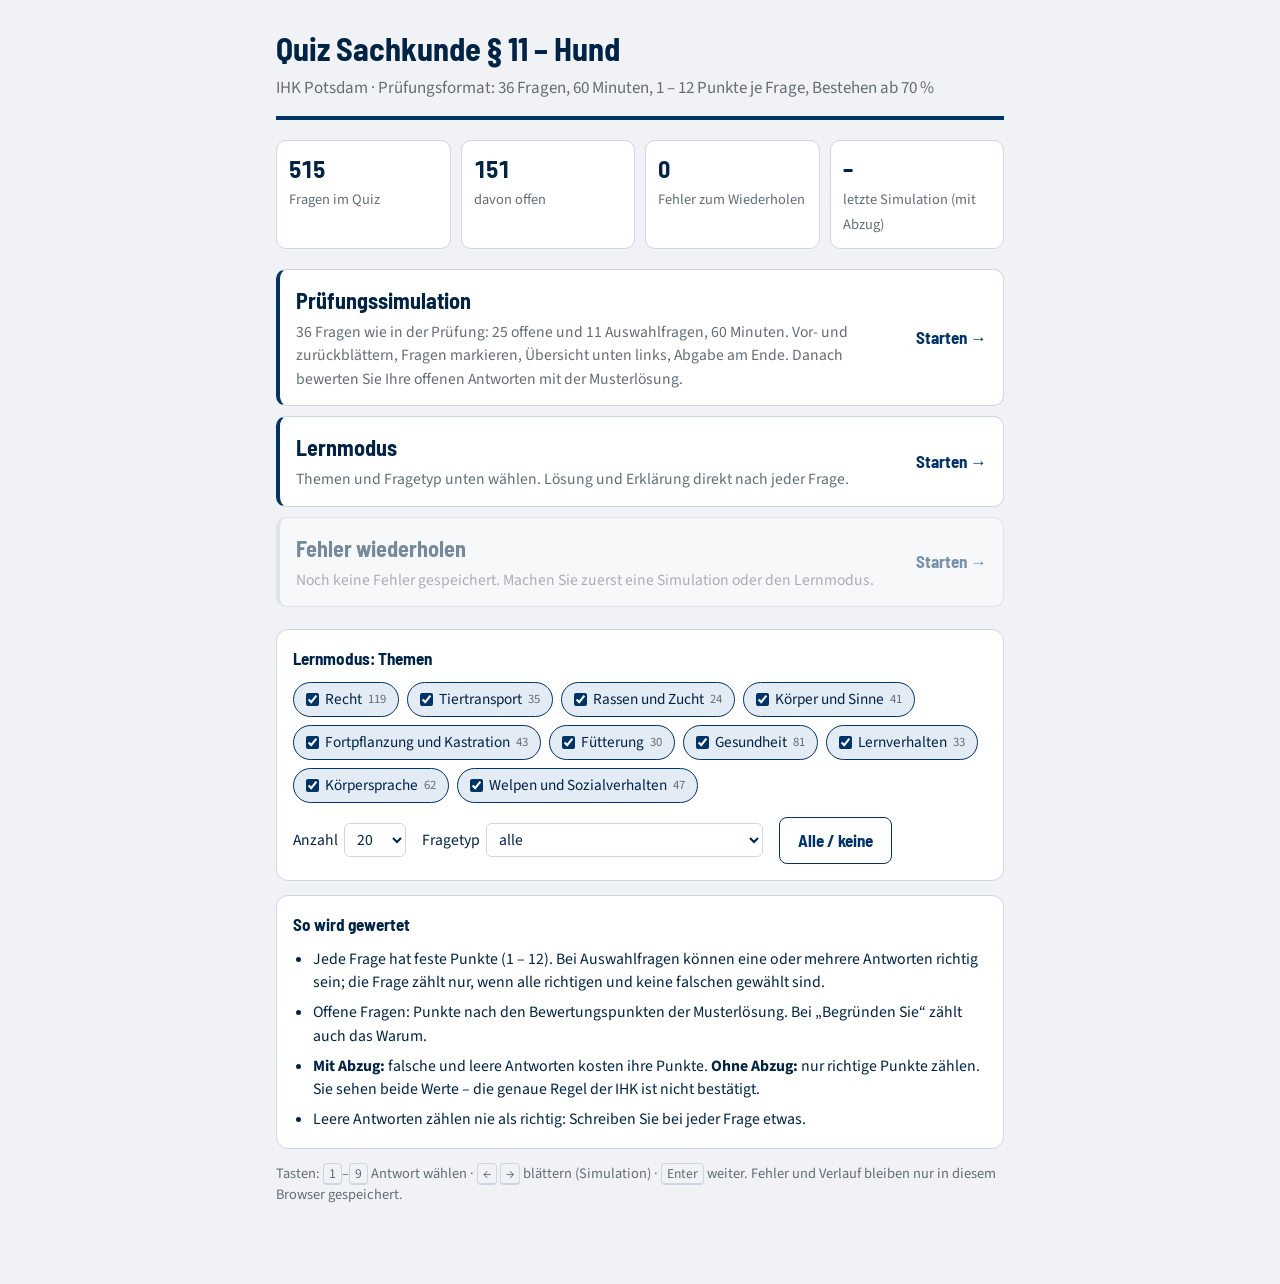
<file: esercizi/Quiz_Sachkunde_§11_Hund.html>
<!DOCTYPE html>
<html lang="de">
<head>
<meta charset="utf-8">
<meta name="viewport" content="width=device-width, initial-scale=1">
<title>Quiz Sachkunde § 11 Hund</title>
<meta http-equiv="refresh" content="0; url=Quiz_Sachkunde.html">
<link rel="canonical" href="Quiz_Sachkunde.html">
<script>location.replace("Quiz_Sachkunde.html");</script>
</head>
<body><p>Das Quiz ist umgezogen: <a href="Quiz_Sachkunde.html">Quiz_Sachkunde.html</a></p></body>
</html>
</file>
